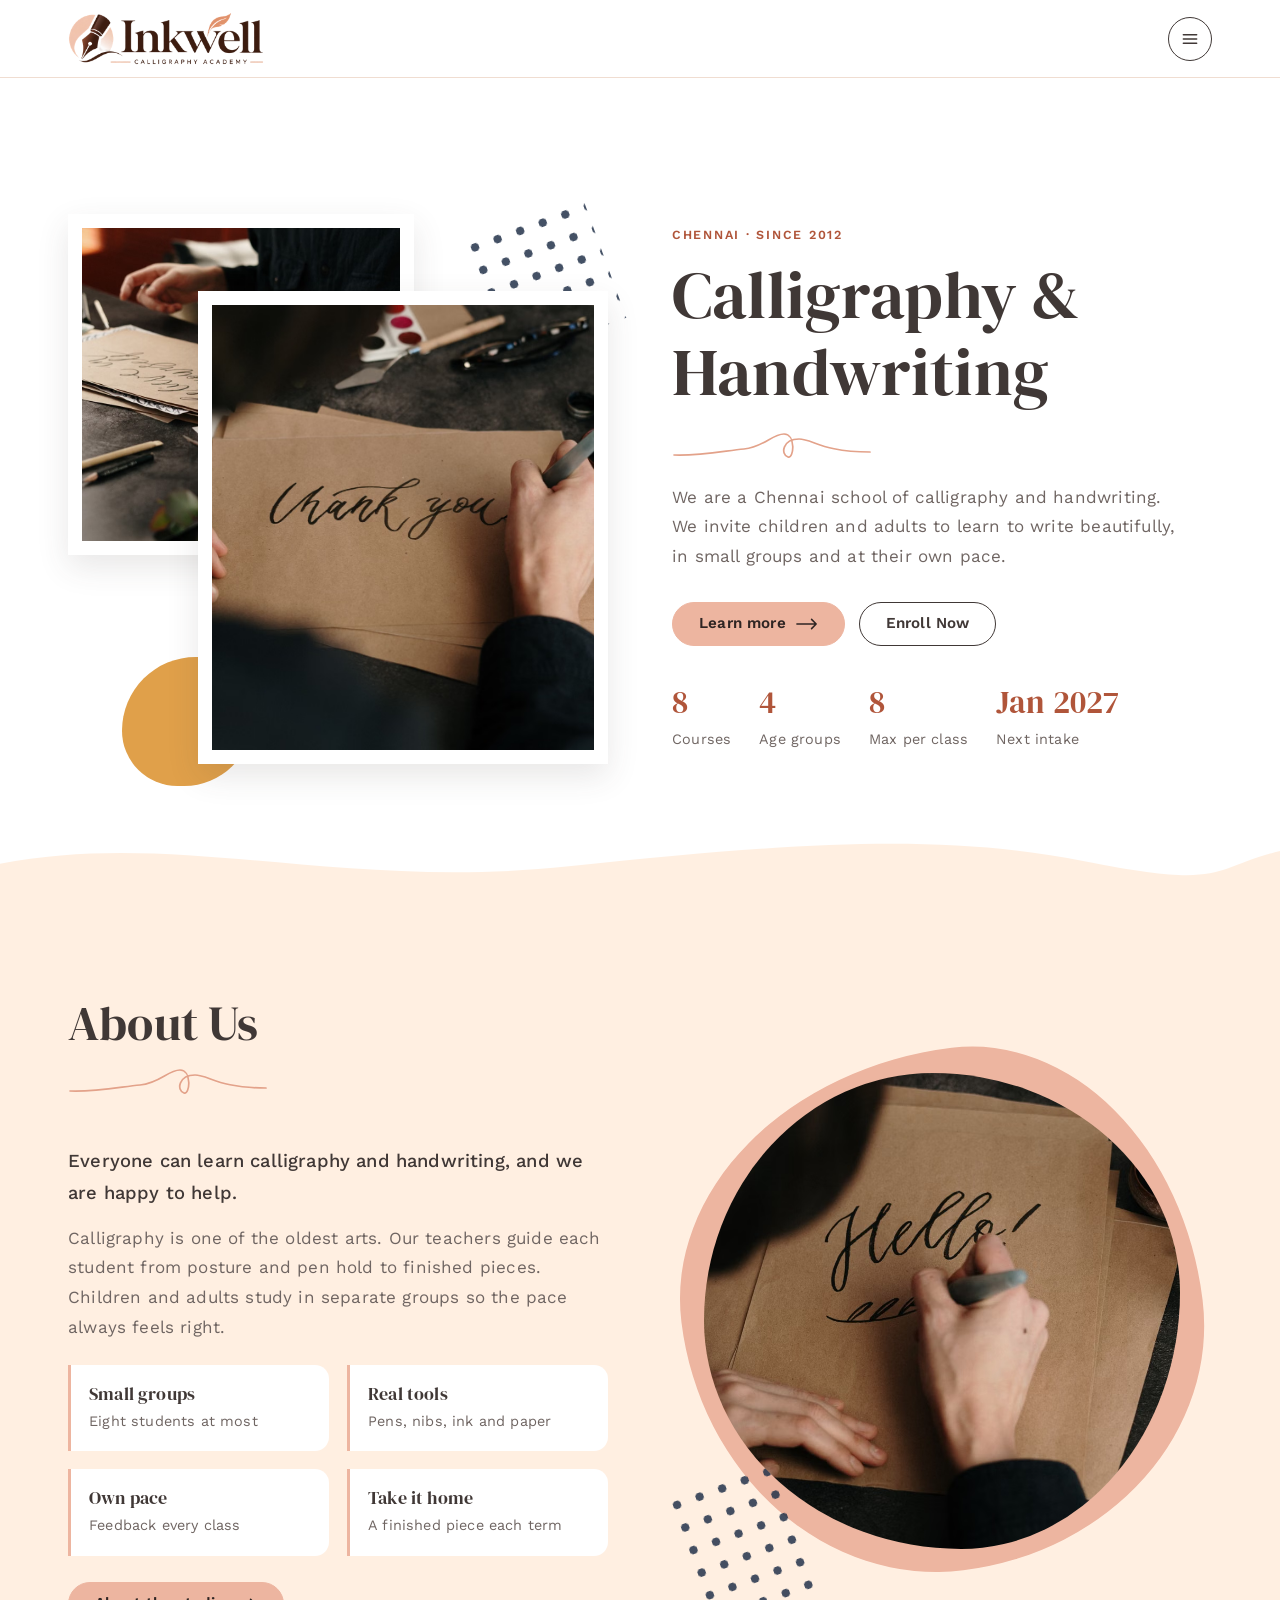
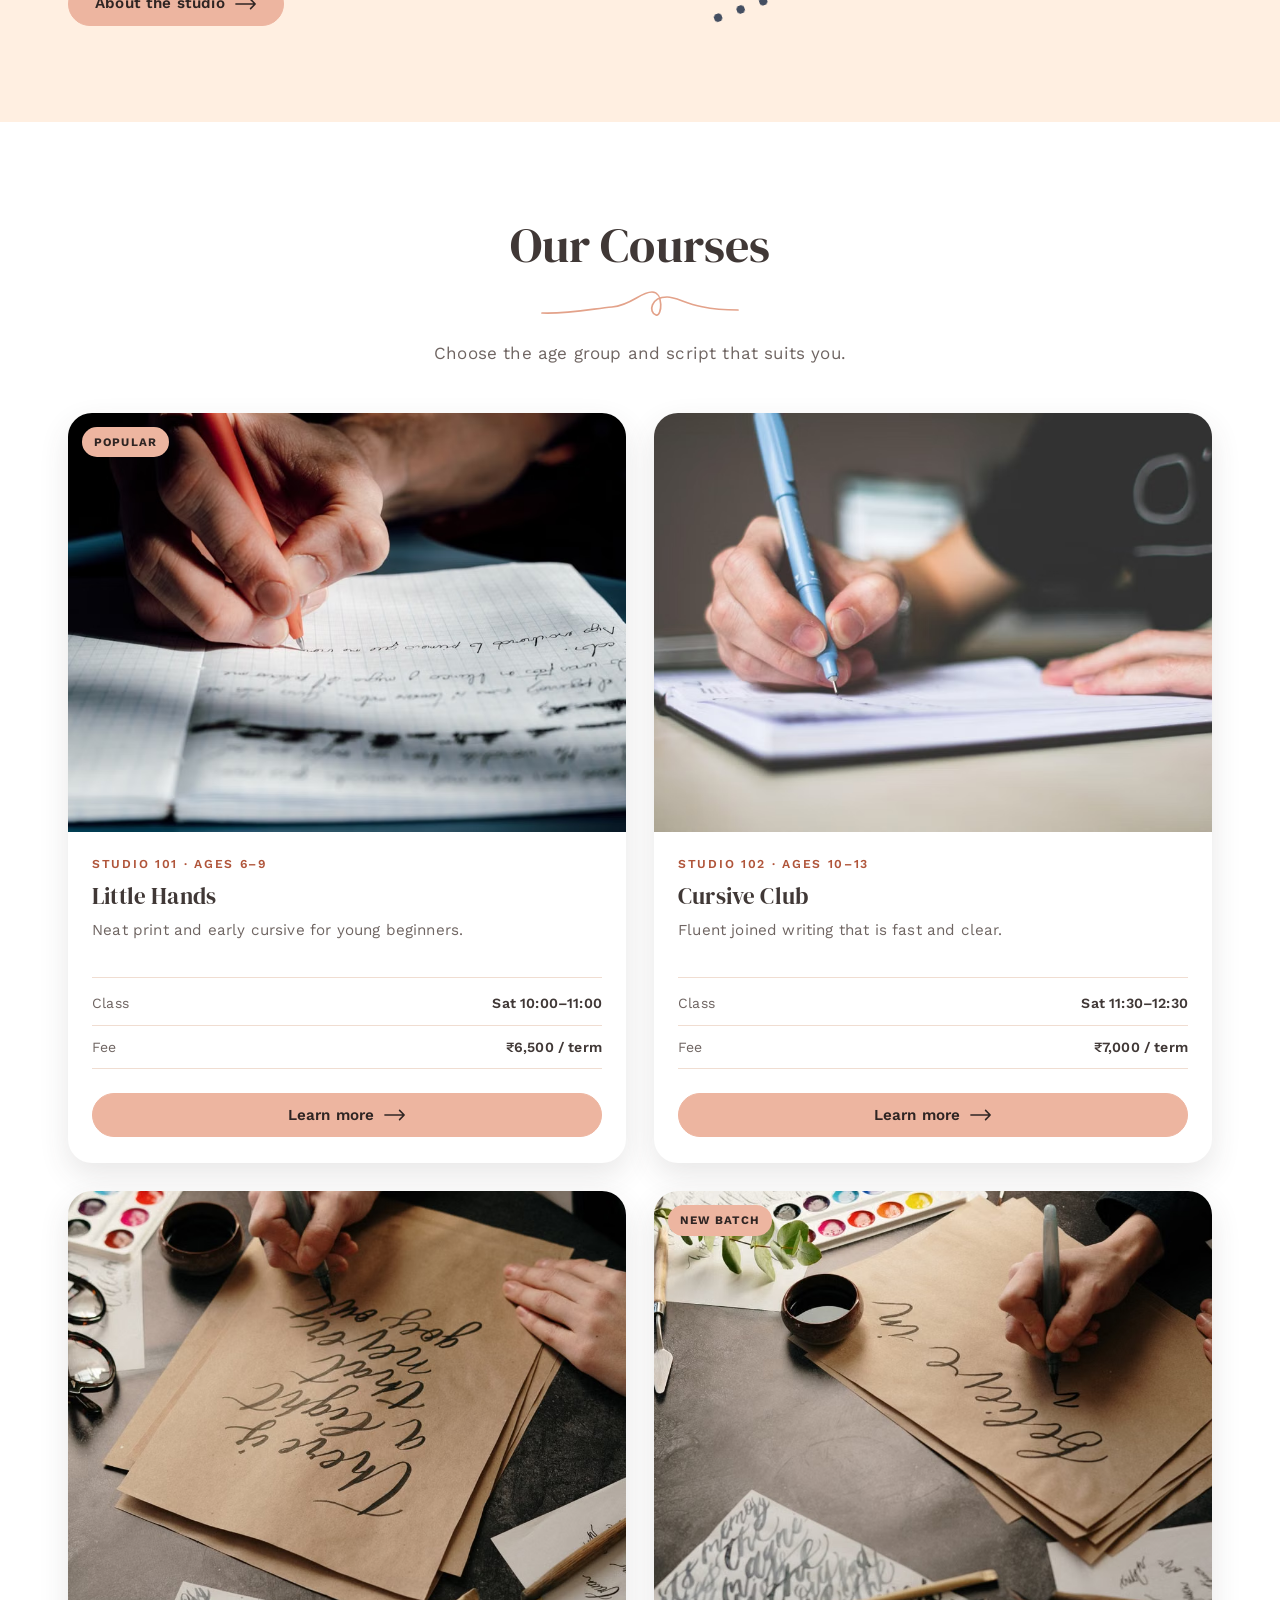
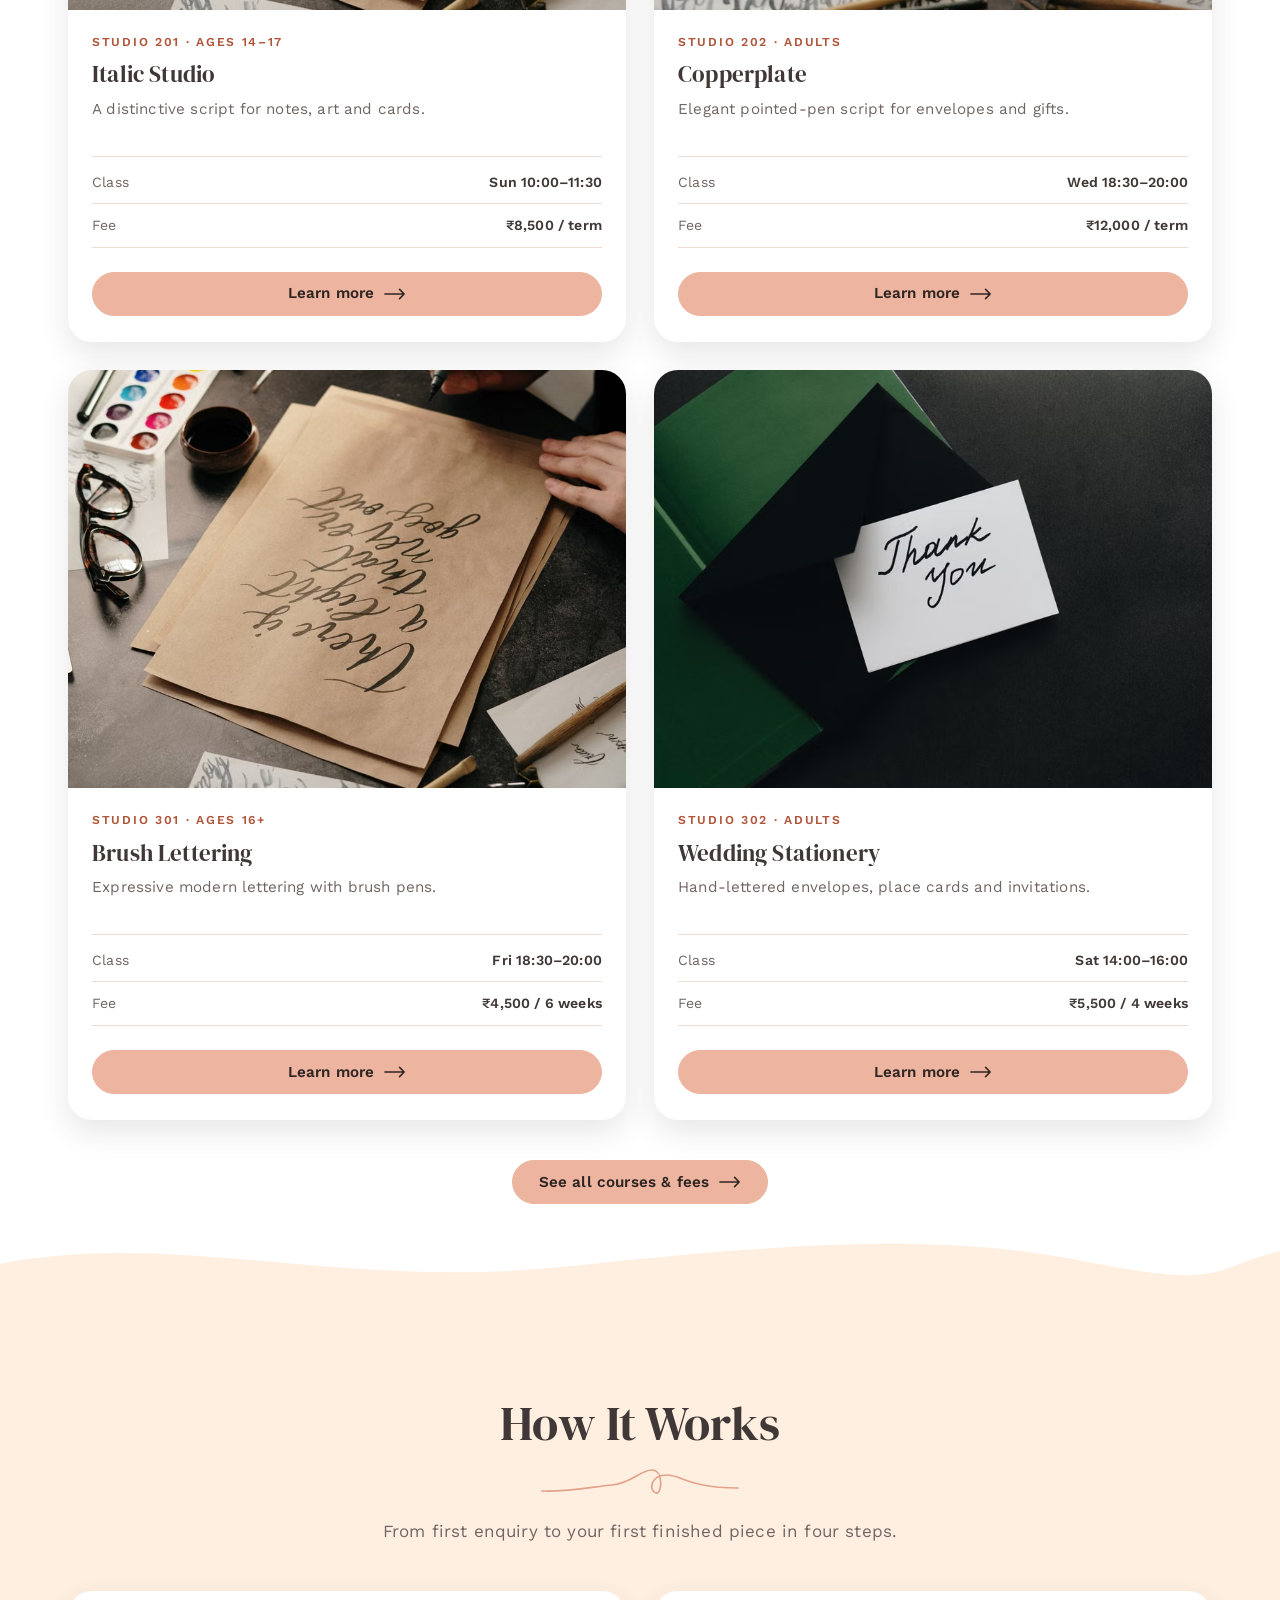
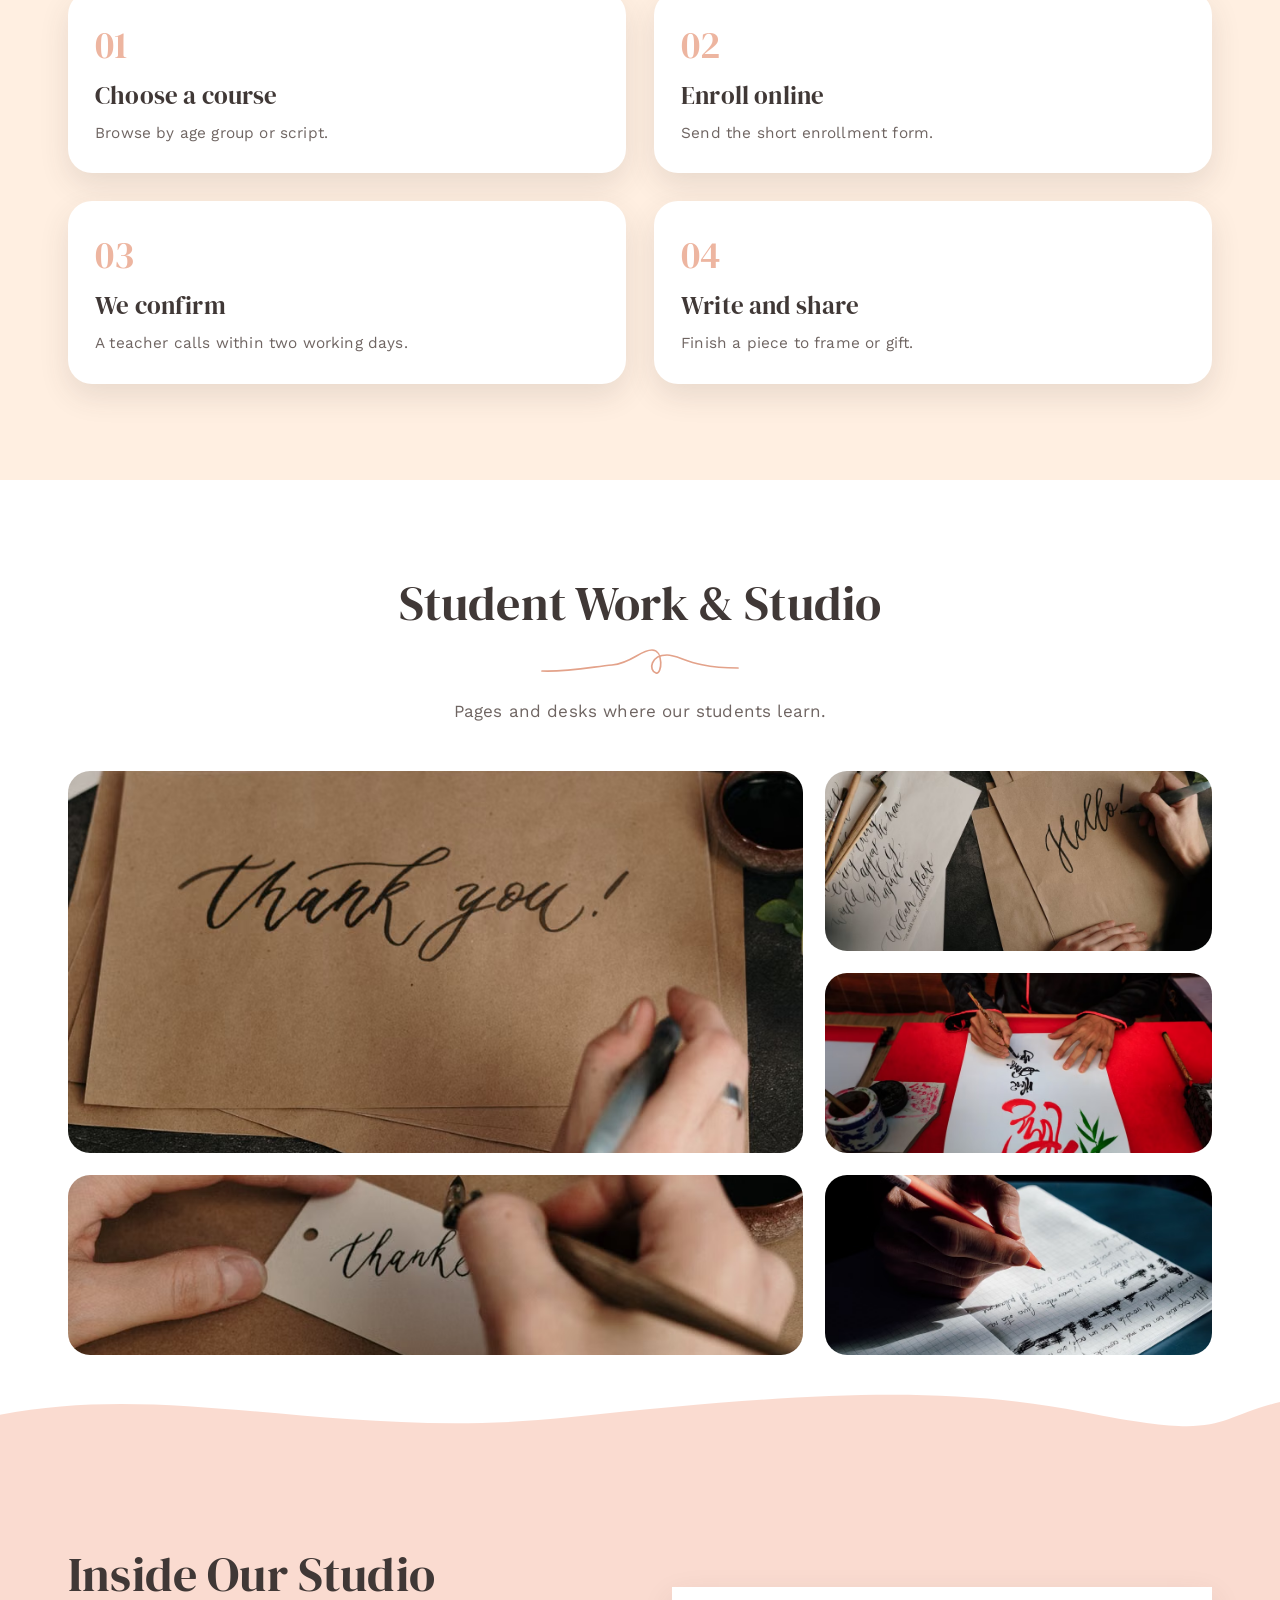
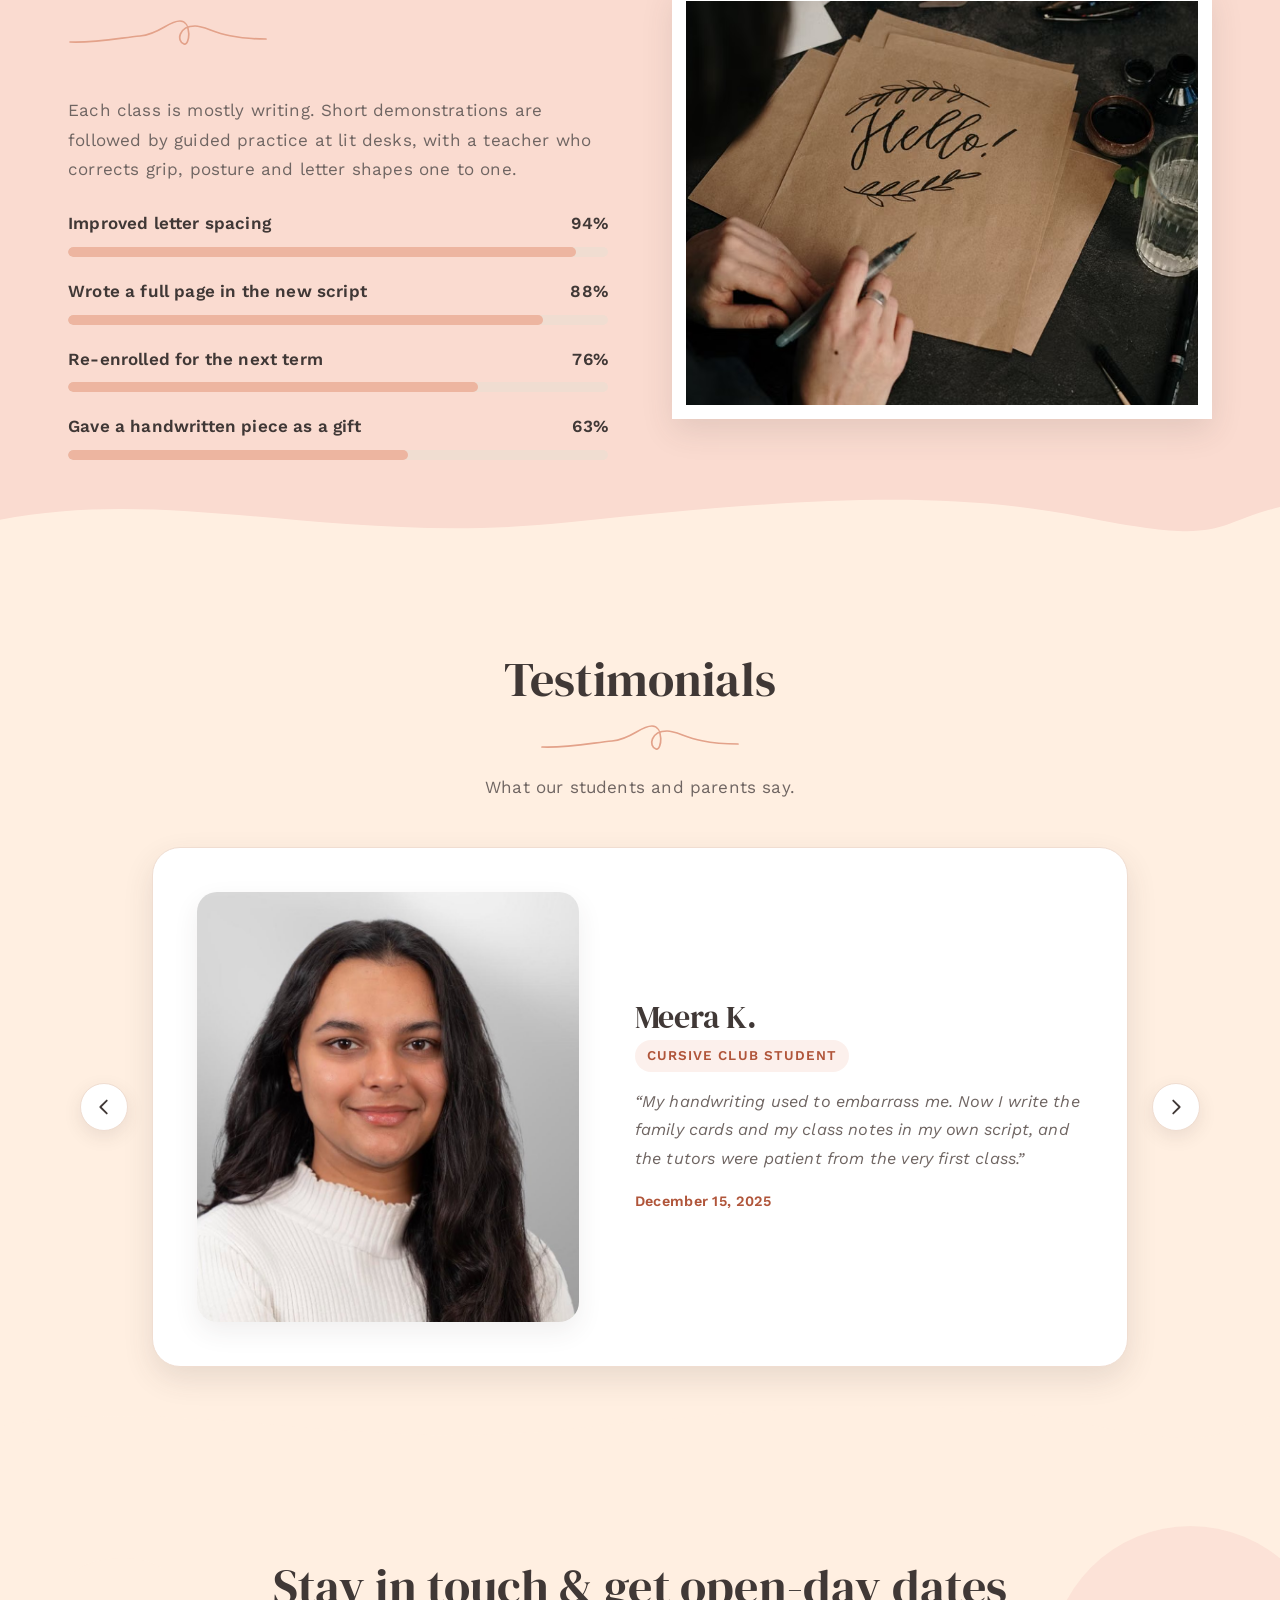
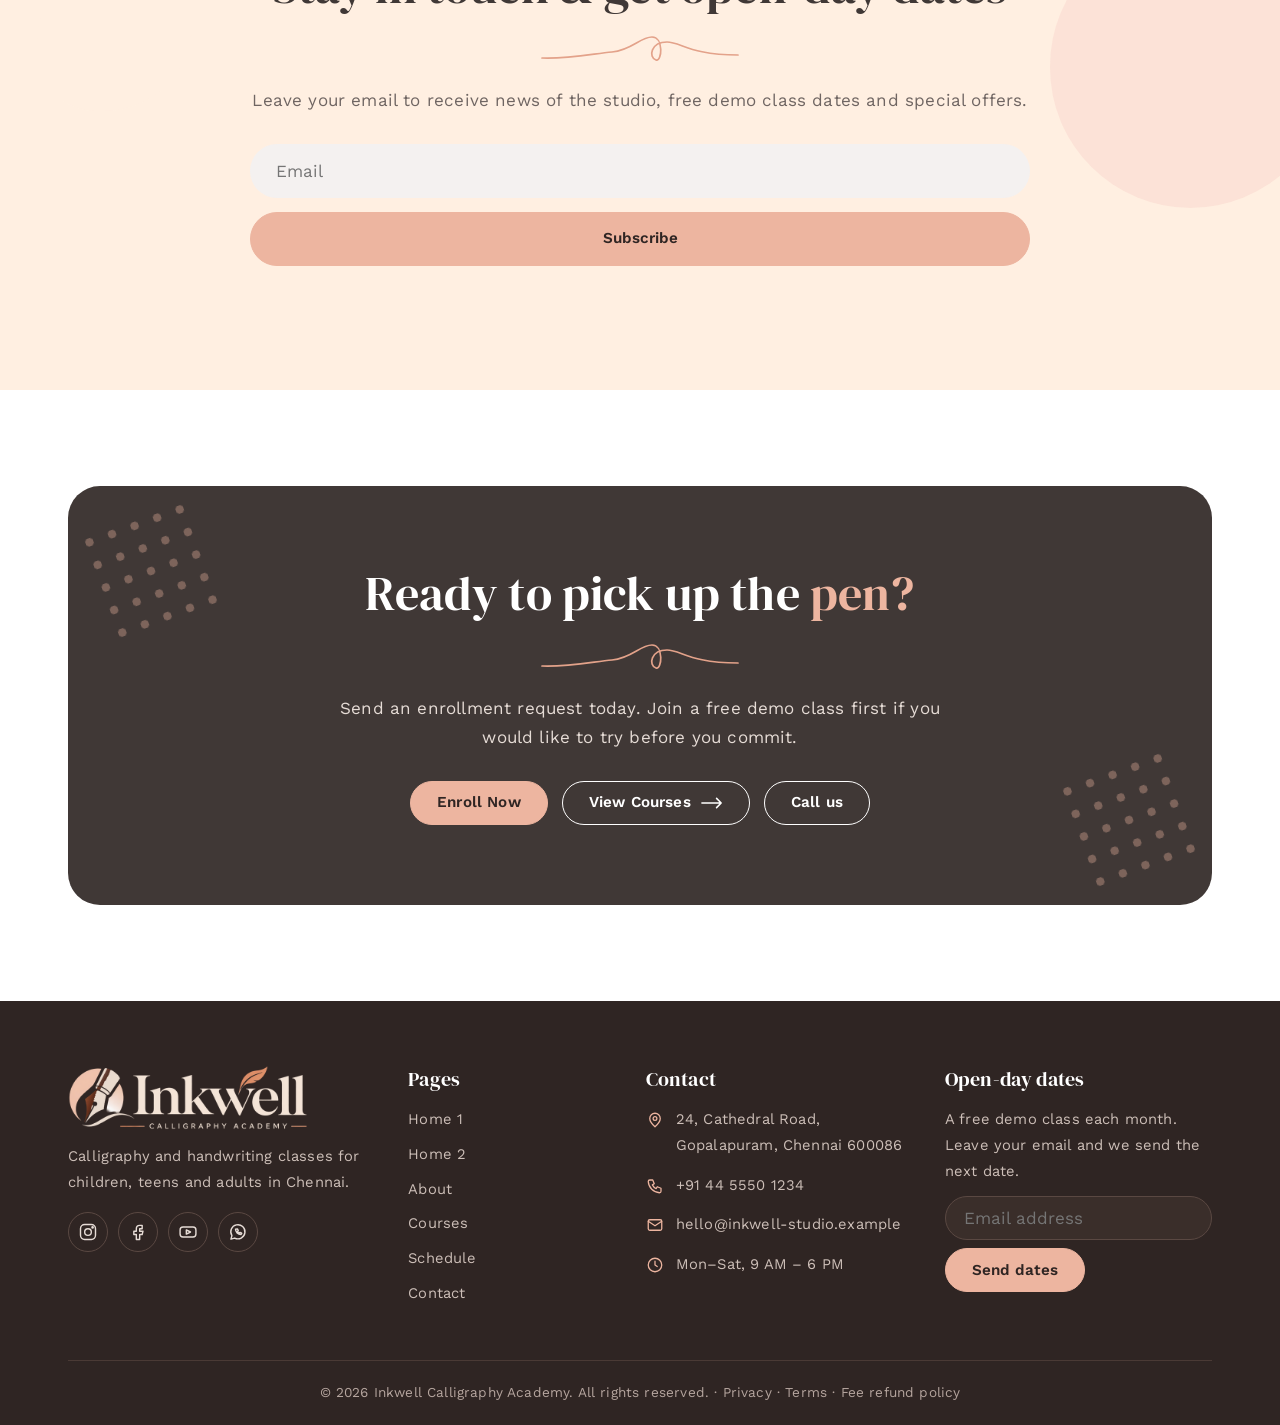
<file: index.html>
<!DOCTYPE html>
<html lang="en" dir="ltr">
<head>
<meta charset="utf-8"><meta name="viewport" content="width=device-width, initial-scale=1">
<title>Calligraphy &amp; Handwriting Classes — Inkwell Calligraphy Academy</title>
<meta name="description" content="Calligraphy and handwriting classes by age and style in Chennai.">
<link rel="icon" type="image/png" href="assets/images/favicon.png"><link rel="apple-touch-icon" href="assets/images/emblem.png">
<link rel="preconnect" href="https://fonts.googleapis.com"><link rel="preconnect" href="https://fonts.gstatic.com" crossorigin>
<link href="https://fonts.googleapis.com/css2?family=DM+Serif+Display&family=Work+Sans:wght@400;500;600&display=swap" rel="stylesheet">
<link rel="stylesheet" href="assets/css/style.css">
<script>try{var d=document.documentElement;d.dataset.theme=localStorage.getItem('theme')||'light';d.dir=localStorage.getItem('dir')||'ltr'}catch(e){}</script>
<script defer src="assets/js/main.js"></script>
</head>
<body data-page="home1">
<div id="loader" role="status" aria-live="polite"><div class="ld"><img class="ld-d" src="assets/images/logo.png" alt="Inkwell Calligraphy Academy"><img class="ld-l" src="assets/images/logo-light.png" alt=""><div class="ld-bar"><i></i></div><span class="sr">Loading…</span></div></div>
<noscript><style>#loader{display:none}</style></noscript>
<div id="site-nav"></div>
<main>
<section class="hero"><div class="wrap"><div class="hcol"><span class="dots"></span><span class="ob"></span><img src="assets/images/pexels-photo-3826658.jpg" alt="Calligraphy setup with ink, paper and eucalyptus leaves" class="a frame" style="object-position:center" loading="eager" decoding="async" onerror="this.onerror=null;this.src='assets/images/pexels-photo-3826646.jpg'"><img src="assets/images/pexels-photo-3826674.jpg" alt="Hand writing a thank-you card in calligraphy on brown paper" class="b frame" style="object-position:center" loading="eager" decoding="async" onerror="this.onerror=null;this.src='assets/images/pexels-photo-3826646.jpg'"></div><div><p class="eyebrow">Chennai · Since 2012</p><h1>Calligraphy &amp; Handwriting</h1><div class="swirl l"></div><p class="lead">We are a Chennai school of calligraphy and handwriting. We invite children and adults to learn to write beautifully, in small groups and at their own pace.</p><div class="btns"><a class="btn btn-p" href="courses.html">Learn more <svg class="arr" viewBox="0 0 24 12" aria-hidden="true"><path d="M1 6h21M17 1l5 5-5 5"/></svg></a><a class="btn" href="contact.html#enroll">Enroll Now</a></div><div class="stats"><div><b>8</b><span>Courses</span></div><div><b>4</b><span>Age groups</span></div><div><b>8</b><span>Max per class</span></div><div><b>Jan 2027</b><span>Next intake</span></div></div></div></div></section>
<section class="sec alt wv"><div class="wrap"><div class="split"><div><div class="head l"><h2>About Us</h2></div><p style="font-size:1.15rem;color:var(--ink);font-weight:500">Everyone can learn calligraphy and handwriting, and we are happy to help.</p><p>Calligraphy is one of the oldest arts. Our teachers guide each student from posture and pen hold to finished pieces. Children and adults study in separate groups so the pace always feels right.</p><div class="feat"><div><b>Small groups</b><span>Eight students at most</span></div><div><b>Real tools</b><span>Pens, nibs, ink and paper</span></div><div><b>Own pace</b><span>Feedback every class</span></div><div><b>Take it home</b><span>A finished piece each term</span></div></div><div class="btns" style="margin-top:26px"><a class="btn btn-p" href="about.html">About the studio <svg class="arr" viewBox="0 0 24 12" aria-hidden="true"><path d="M1 6h21M17 1l5 5-5 5"/></svg></a></div></div><div class="blobimg"><span class="dots"></span><img src="assets/images/pexels-photo-3826664.jpg" alt="Hello handwritten in calligraphy on brown paper" class="" style="object-position:center" loading="lazy" decoding="async" onerror="this.onerror=null;this.src='assets/images/pexels-photo-3826646.jpg'"></div></div></div></section>
<section class="sec  wv"><div class="wrap"><div class="head"><h2>Our Courses</h2><p>Choose the age group and script that suits you.</p></div><div class="grid "><article class="lvl"><div class="ph"><img src="assets/images/pexels-photo-37822452.jpg" alt="Handwriting practice close-up in a notebook" class="" style="object-position:center" loading="lazy" decoding="async" onerror="this.onerror=null;this.src='assets/images/pexels-photo-3826646.jpg'"><span class=badge>Popular</span></div><div class="lb"><span class="room">Studio 101 · Ages 6–9</span><h3>Little Hands</h3><p>Neat print and early cursive for young beginners.</p><div class="facts"><div><span>Class</span><b>Sat 10:00–11:00</b></div><div><span>Fee</span><b>₹6,500 / term</b></div></div><a class="btn btn-p" href="contact.html#enroll">Learn more <svg class="arr" viewBox="0 0 24 12" aria-hidden="true"><path d="M1 6h21M17 1l5 5-5 5"/></svg></a></div></article><article class="lvl"><div class="ph"><img src="assets/images/pexels-photo-210661.jpg" alt="Hand writing in a notebook with a blue pen" class="" style="object-position:center" loading="lazy" decoding="async" onerror="this.onerror=null;this.src='assets/images/pexels-photo-3826646.jpg'"></div><div class="lb"><span class="room">Studio 102 · Ages 10–13</span><h3>Cursive Club</h3><p>Fluent joined writing that is fast and clear.</p><div class="facts"><div><span>Class</span><b>Sat 11:30–12:30</b></div><div><span>Fee</span><b>₹7,000 / term</b></div></div><a class="btn btn-p" href="contact.html#enroll">Learn more <svg class="arr" viewBox="0 0 24 12" aria-hidden="true"><path d="M1 6h21M17 1l5 5-5 5"/></svg></a></div></article><article class="lvl"><div class="ph"><img src="assets/images/pexels-photo-3826650.jpg" alt="Calligraphy practice on brown kraft paper with calligraphy tools" class="" style="object-position:center" loading="lazy" decoding="async" onerror="this.onerror=null;this.src='assets/images/pexels-photo-3826646.jpg'"></div><div class="lb"><span class="room">Studio 201 · Ages 14–17</span><h3>Italic Studio</h3><p>A distinctive script for notes, art and cards.</p><div class="facts"><div><span>Class</span><b>Sun 10:00–11:30</b></div><div><span>Fee</span><b>₹8,500 / term</b></div></div><a class="btn btn-p" href="contact.html#enroll">Learn more <svg class="arr" viewBox="0 0 24 12" aria-hidden="true"><path d="M1 6h21M17 1l5 5-5 5"/></svg></a></div></article><article class="lvl"><div class="ph"><img src="assets/images/pexels-photo-3826646.jpg" alt="Hand practicing calligraphy at an artistic workspace" class="" style="object-position:center" loading="lazy" decoding="async" onerror="this.onerror=null;this.src='assets/images/pexels-photo-3826646.jpg'"><span class=badge>New batch</span></div><div class="lb"><span class="room">Studio 202 · Adults</span><h3>Copperplate</h3><p>Elegant pointed-pen script for envelopes and gifts.</p><div class="facts"><div><span>Class</span><b>Wed 18:30–20:00</b></div><div><span>Fee</span><b>₹12,000 / term</b></div></div><a class="btn btn-p" href="contact.html#enroll">Learn more <svg class="arr" viewBox="0 0 24 12" aria-hidden="true"><path d="M1 6h21M17 1l5 5-5 5"/></svg></a></div></article><article class="lvl"><div class="ph"><img src="assets/images/pexels-photo-3826653.jpg" alt="Calligraphy with ink and watercolor tools on a desk" class="" style="object-position:center" loading="lazy" decoding="async" onerror="this.onerror=null;this.src='assets/images/pexels-photo-3826646.jpg'"></div><div class="lb"><span class="room">Studio 301 · Ages 16+</span><h3>Brush Lettering</h3><p>Expressive modern lettering with brush pens.</p><div class="facts"><div><span>Class</span><b>Fri 18:30–20:00</b></div><div><span>Fee</span><b>₹4,500 / 6 weeks</b></div></div><a class="btn btn-p" href="contact.html#enroll">Learn more <svg class="arr" viewBox="0 0 24 12" aria-hidden="true"><path d="M1 6h21M17 1l5 5-5 5"/></svg></a></div></article><article class="lvl"><div class="ph"><img src="assets/images/pexels-photo-7430717.jpg" alt="Thank-you card resting on top of an envelope" class="" style="object-position:center" loading="lazy" decoding="async" onerror="this.onerror=null;this.src='assets/images/pexels-photo-3826646.jpg'"></div><div class="lb"><span class="room">Studio 302 · Adults</span><h3>Wedding Stationery</h3><p>Hand-lettered envelopes, place cards and invitations.</p><div class="facts"><div><span>Class</span><b>Sat 14:00–16:00</b></div><div><span>Fee</span><b>₹5,500 / 4 weeks</b></div></div><a class="btn btn-p" href="contact.html#enroll">Learn more <svg class="arr" viewBox="0 0 24 12" aria-hidden="true"><path d="M1 6h21M17 1l5 5-5 5"/></svg></a></div></article></div><div class="btns" style="justify-content:center;margin-top:40px"><a class="btn btn-p" href="courses.html">See all courses &amp; fees <svg class="arr" viewBox="0 0 24 12" aria-hidden="true"><path d="M1 6h21M17 1l5 5-5 5"/></svg></a></div></div></section>
<section class="sec alt wv"><div class="wrap"><div class="head"><h2>How It Works</h2><p>From first enquiry to your first finished piece in four steps.</p></div><div class="grid g4"><div class="card step"><b>01</b><h3>Choose a course</h3><p>Browse by age group or script.</p></div><div class="card step"><b>02</b><h3>Enroll online</h3><p>Send the short enrollment form.</p></div><div class="card step"><b>03</b><h3>We confirm</h3><p>A teacher calls within two working days.</p></div><div class="card step"><b>04</b><h3>Write and share</h3><p>Finish a piece to frame or gift.</p></div></div></div></section>
<section class="sec  wv"><div class="wrap"><div class="head"><h2>Student Work &amp; Studio</h2><p>Pages and desks where our students learn.</p></div><div class="mos"><img src="assets/images/pexels-photo-3826672.jpg" alt="Thank you handwritten in calligraphy on craft paper" class="a" style="object-position:center" loading="lazy" decoding="async" onerror="this.onerror=null;this.src='assets/images/pexels-photo-3826646.jpg'"><img src="assets/images/pexels-photo-3826667.jpg" alt="Hello written in ink on parchment paper" class="b" style="object-position:center" loading="lazy" decoding="async" onerror="this.onerror=null;this.src='assets/images/pexels-photo-3826646.jpg'"><img src="assets/images/pexels-photo-2147872.jpg" alt="Artist creating traditional calligraphy on a sheet with intricate designs" class="c" style="object-position:center" loading="lazy" decoding="async" onerror="this.onerror=null;this.src='assets/images/pexels-photo-3826646.jpg'"><img src="assets/images/pexels-photo-3826675.jpg" alt="Writing thank you on a tag with a fountain pen beside eucalyptus" class="d" style="object-position:center" loading="lazy" decoding="async" onerror="this.onerror=null;this.src='assets/images/pexels-photo-3826646.jpg'"><img src="assets/images/pexels-photo-37822449.jpg" alt="Hand writing with a red pen on a grid notebook" class="e" style="object-position:center" loading="lazy" decoding="async" onerror="this.onerror=null;this.src='assets/images/pexels-photo-3826646.jpg'"></div></div></section>
<section class="sec pch wv"><div class="wrap"><div class="split"><div><div class="head l"><h2>Inside Our Studio</h2></div><p>Each class is mostly writing. Short demonstrations are followed by guided practice at lit desks, with a teacher who corrects grip, posture and letter shapes one to one.</p><div style="margin-top:24px"><div class="bars"><div><p><span>Improved letter spacing</span><span>94%</span></p><div class="bar"><i style="width:94%"></i></div></div><div><p><span>Wrote a full page in the new script</span><span>88%</span></p><div class="bar"><i style="width:88%"></i></div></div><div><p><span>Re-enrolled for the next term</span><span>76%</span></p><div class="bar"><i style="width:76%"></i></div></div><div><p><span>Gave a handwritten piece as a gift</span><span>63%</span></p><div class="bar"><i style="width:63%"></i></div></div></div></div></div><img src="assets/images/pexels-photo-3826666.jpg" alt="Hello written in calligraphy on kraft paper with ink and pen" class="" style="object-position:center" loading="lazy" decoding="async" onerror="this.onerror=null;this.src='assets/images/pexels-photo-3826646.jpg'"></div></div></section>
<section class="sec alt wv"><div class="wrap"><div class="head"><h2>Testimonials</h2><p>What our students and parents say.</p></div><div class="tcar"><button class="tnav tprev" aria-label="Previous testimonial"><svg viewBox="0 0 24 24" aria-hidden="true"><path d="M15 5l-7 7 7 7"/></svg></button><div class="ts on"><img src="assets/images/testimonial-meera.jpg" alt="Portrait of Meera K., Cursive Club student" class="" style="object-position:center" loading="lazy" decoding="async" onerror="this.onerror=null;this.src='assets/images/pexels-photo-3826646.jpg'"><blockquote><h3>Meera K.</h3><p class="note">Cursive Club student</p><p>“My handwriting used to embarrass me. Now I write the family cards and my class notes in my own script, and the tutors were patient from the very first class.”</p><time>December 15, 2025</time></blockquote></div><div class="ts"><img src="assets/images/testimonial-arjun.jpg" alt="Portrait of Arjun R., Copperplate student" class="" style="object-position:center" loading="lazy" decoding="async" onerror="this.onerror=null;this.src='assets/images/pexels-photo-3826646.jpg'"><blockquote><h3>Arjun R.</h3><p class="note">Copperplate student</p><p>“I started Copperplate to unwind after work. It became the calmest evening of my week, and I now address every wedding envelope in our family.”</p><time>November 2, 2025</time></blockquote></div><div class="ts"><img src="assets/images/testimonial-priya.jpg" alt="Portrait of Priya S., Little Hands parent" class="" style="object-position:center" loading="lazy" decoding="async" onerror="this.onerror=null;this.src='assets/images/pexels-photo-3826646.jpg'"><blockquote><h3>Priya S.</h3><p class="note">Parent, Little Hands</p><p>“My son asks to practise on Sundays. His teachers noticed the change in his notebooks within a month, and his confidence has grown too.”</p><time>October 20, 2025</time></blockquote></div><button class="tnav tnext" aria-label="Next testimonial"><svg viewBox="0 0 24 24" aria-hidden="true"><path d="M9 5l7 7-7 7"/></svg></button></div></div></section>
<section class="sec alt wv"><span class="blob-l"></span><span class="blob-r"></span><div class="wrap"><div class="nl"><h2>Stay in touch &amp; get open-day dates</h2><div class="swirl"></div><p>Leave your email to receive news of the studio, free demo class dates and special offers.</p><form class="nlf" id="nlf" novalidate><input id="nl-e" type="email" placeholder="Email" aria-label="Email"><button class="btn btn-p" type="submit">Subscribe</button></form><div class="nl-m" id="nl-m" role="status"></div></div></div></section>
<section class="sec  wv"><div class="wrap"><div class="cta"><span class="dots"></span><span class="dots r"></span><h2>Ready to pick up the <em>pen?</em></h2><div class="swirl"></div><p>Send an enrollment request today. Join a free demo class first if you would like to try before you commit.</p><div class="btns"><a class="btn btn-p" href="contact.html#enroll">Enroll Now</a><a class="btn" href="courses.html">View Courses <svg class="arr" viewBox="0 0 24 12" aria-hidden="true"><path d="M1 6h21M17 1l5 5-5 5"/></svg></a><a class="btn" href="tel:+914455501234">Call us</a></div></div></div></section>
</main>
<div id="site-footer"></div>
</body></html>
</file>
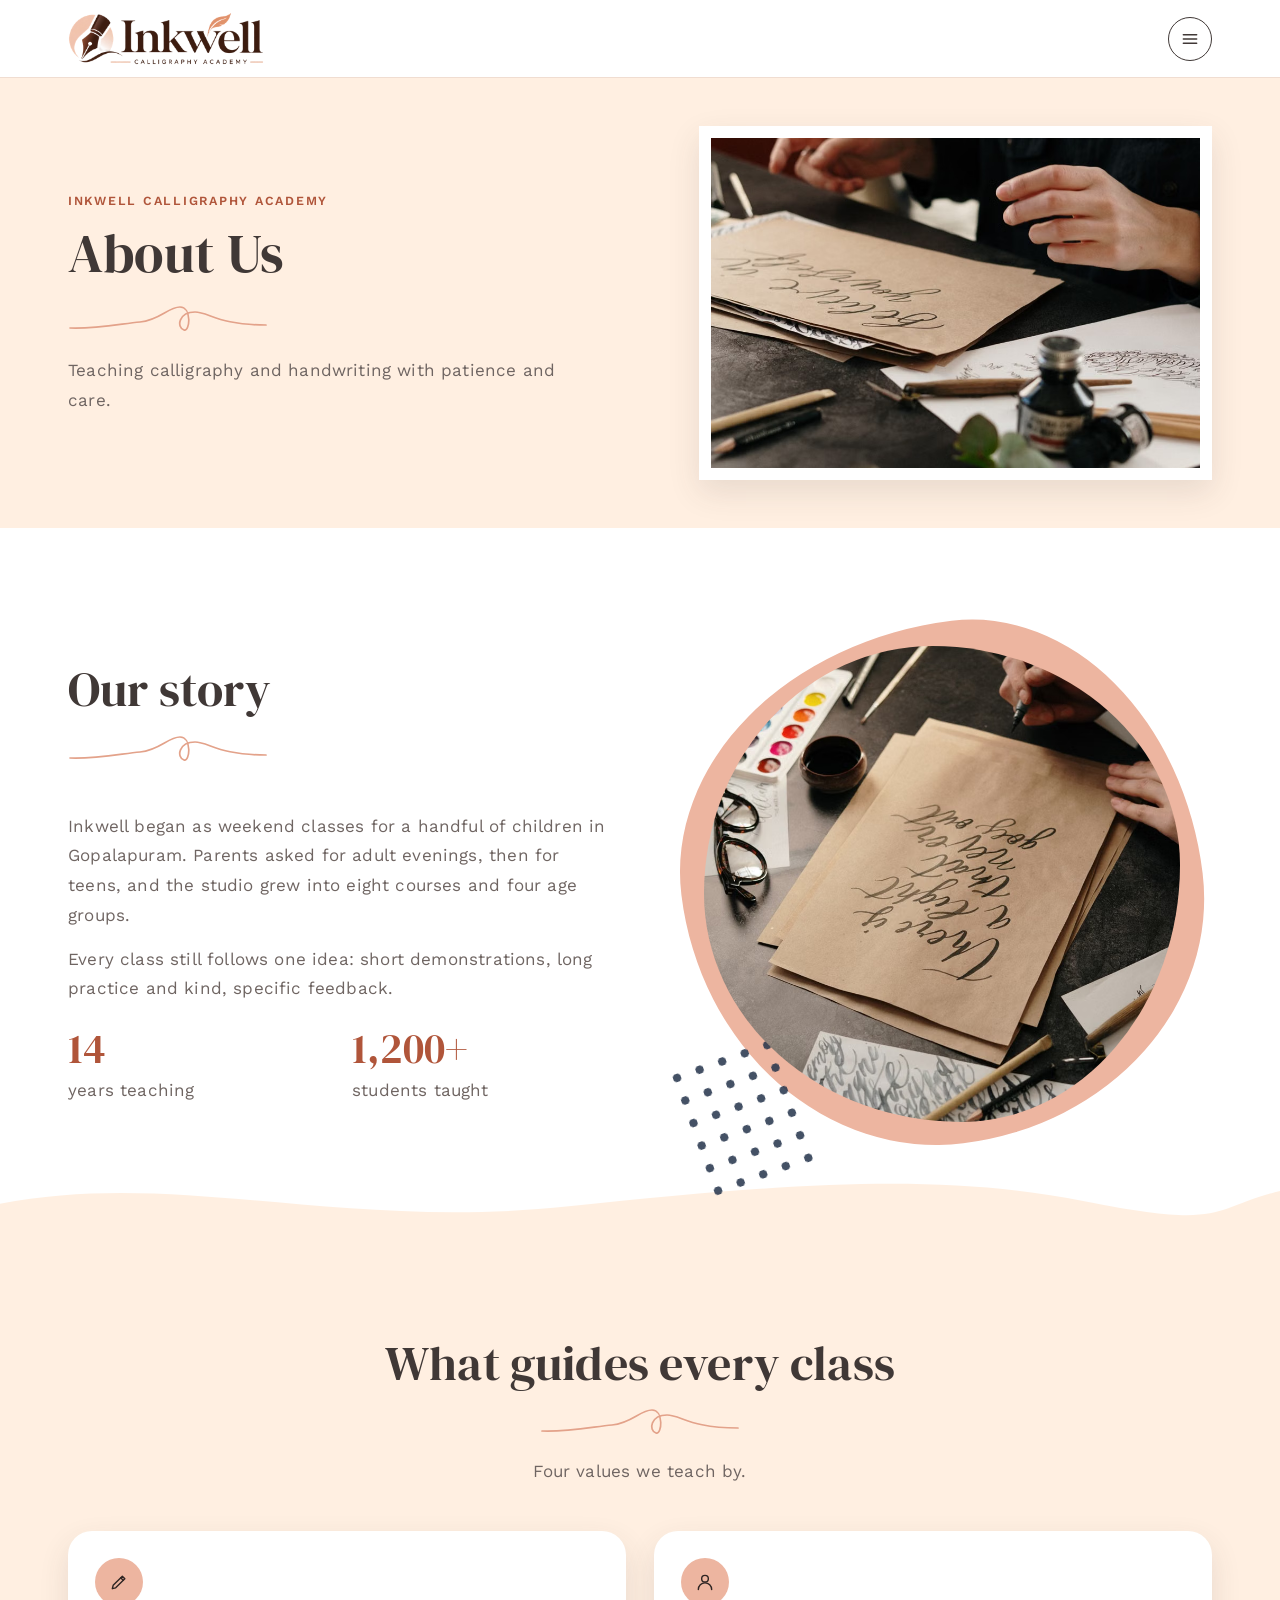
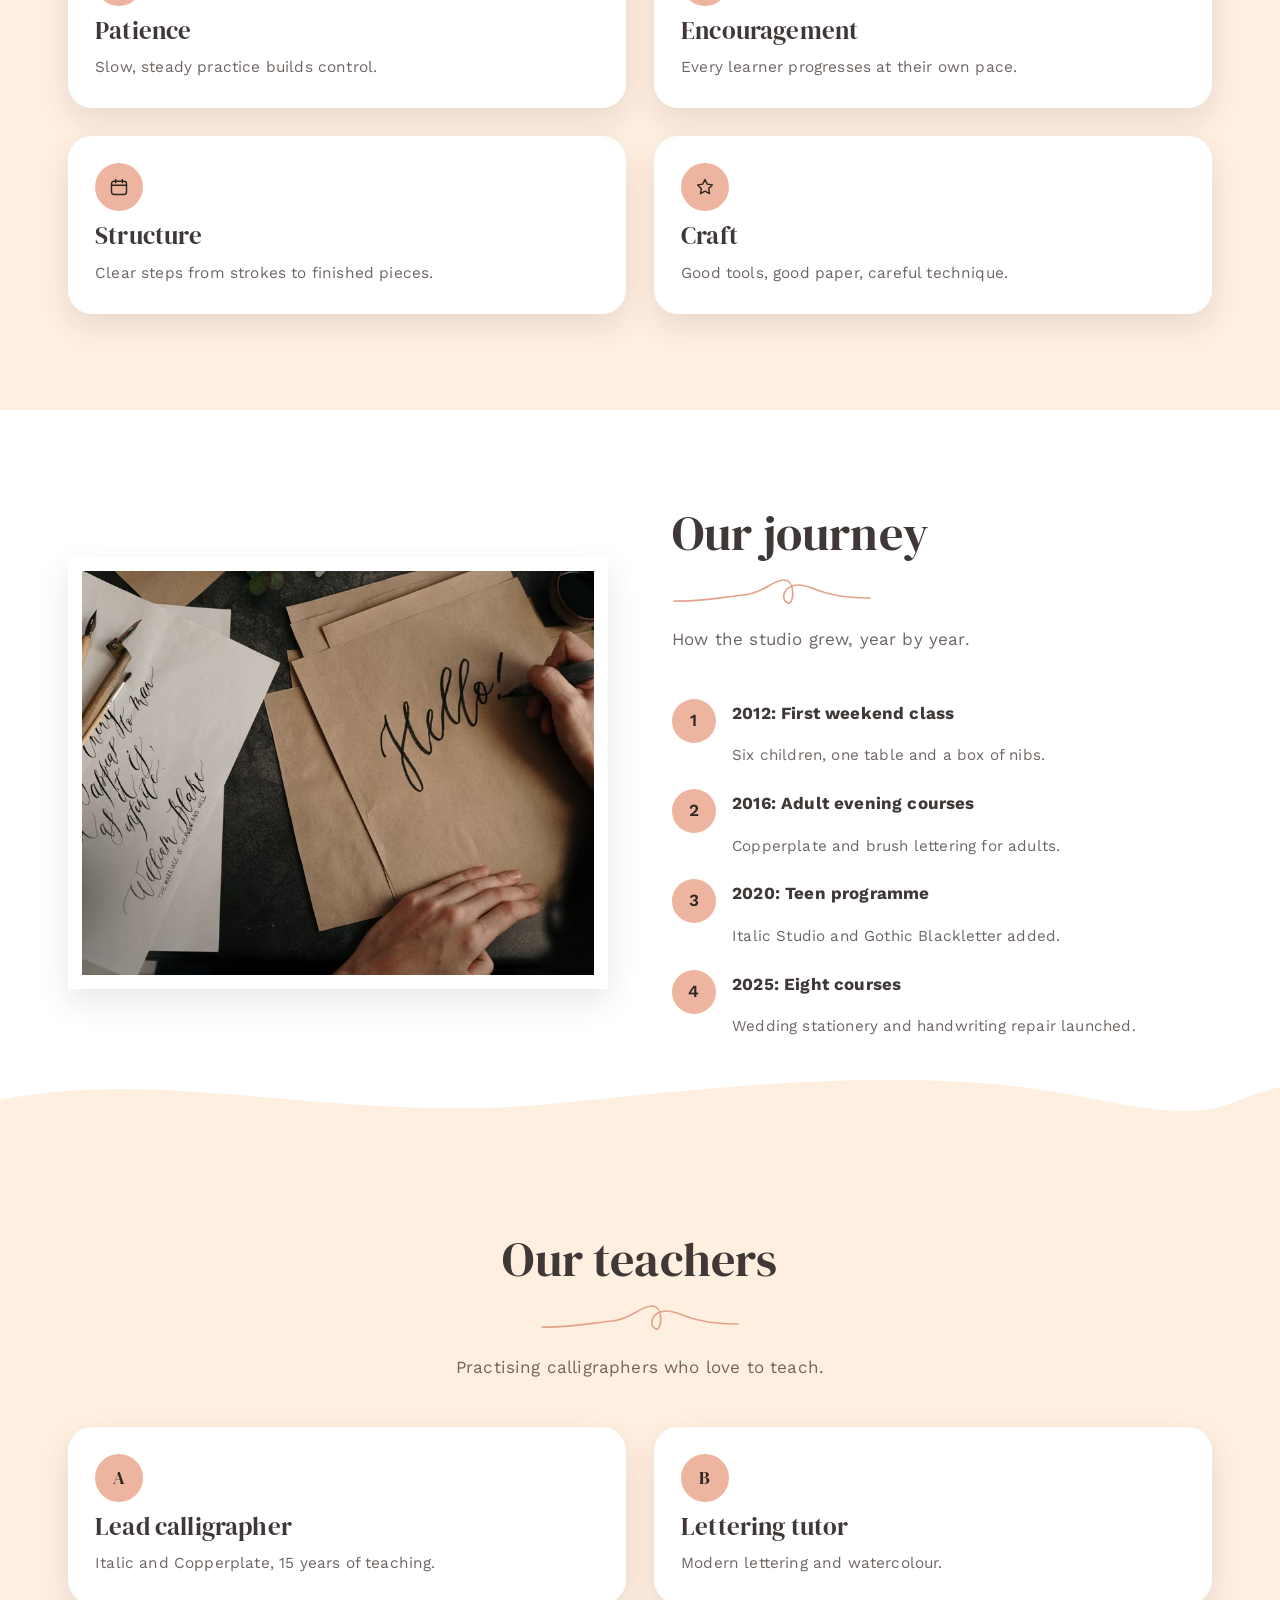
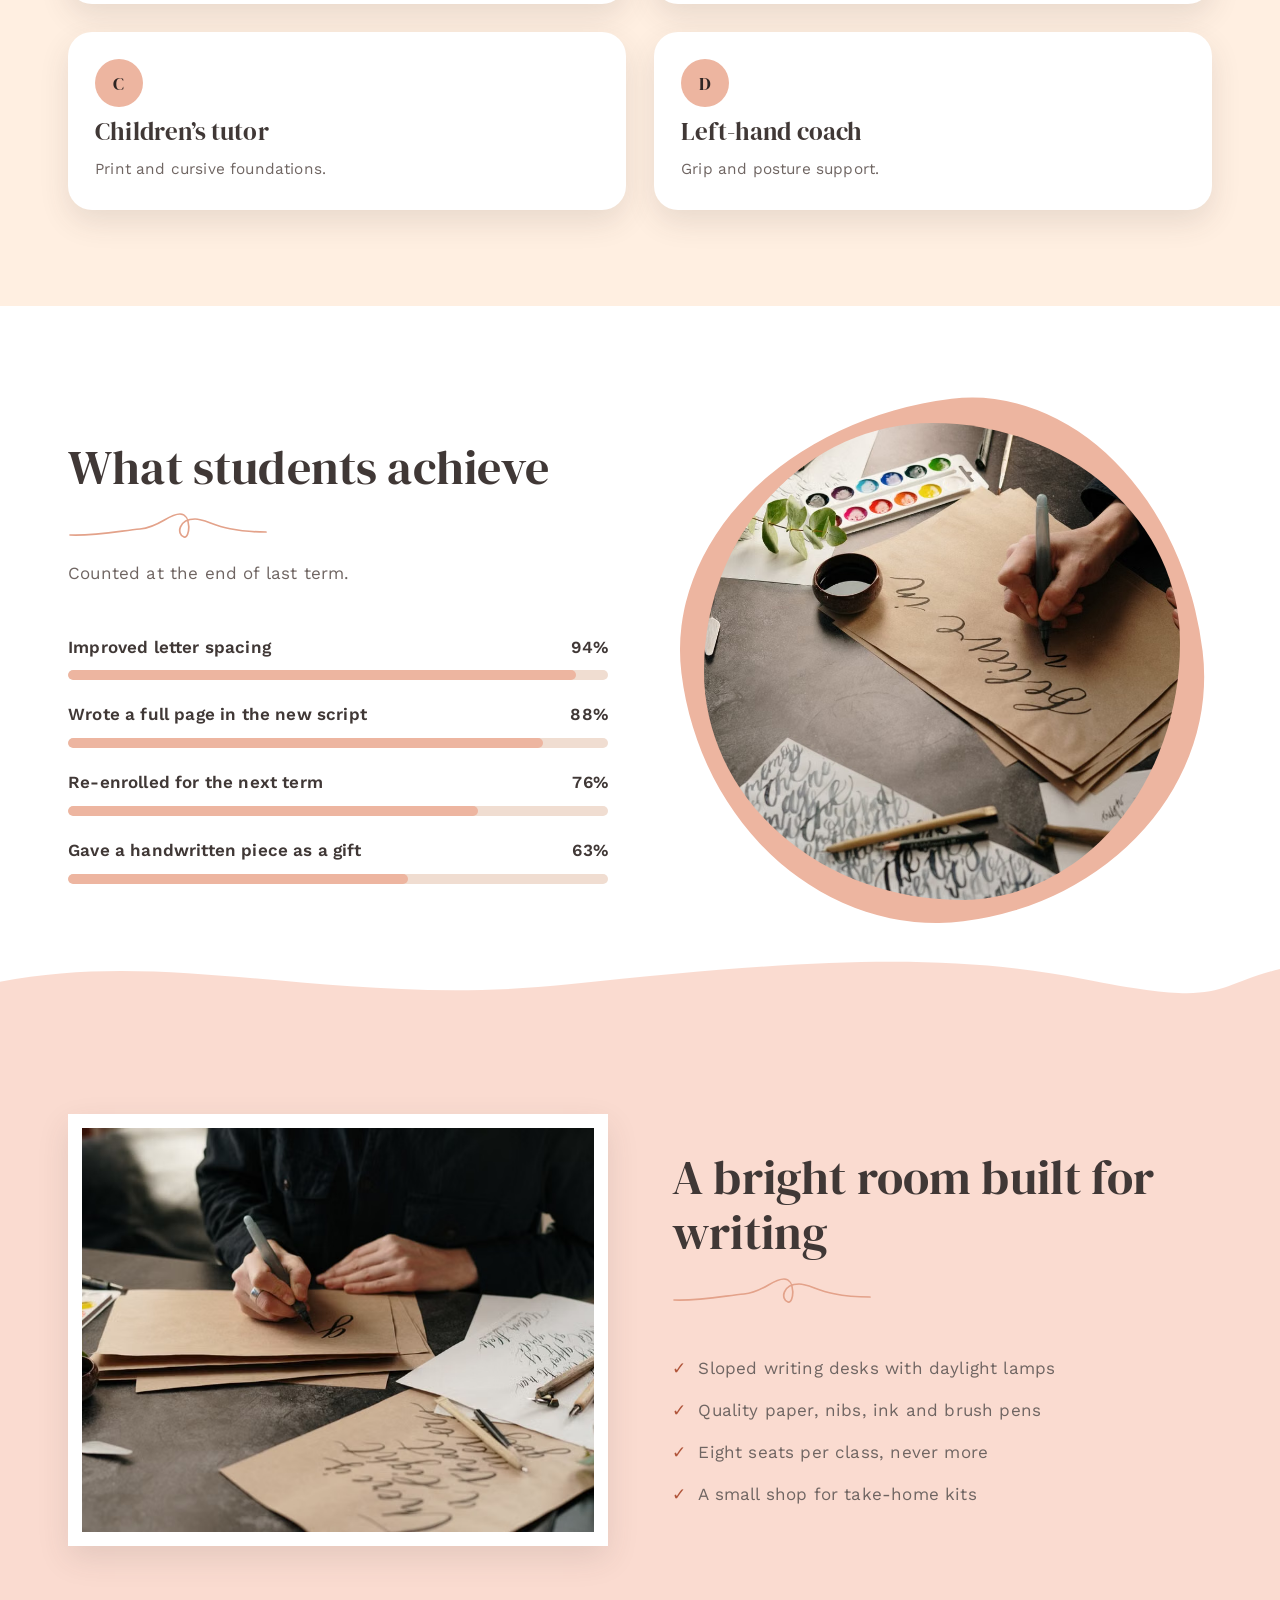
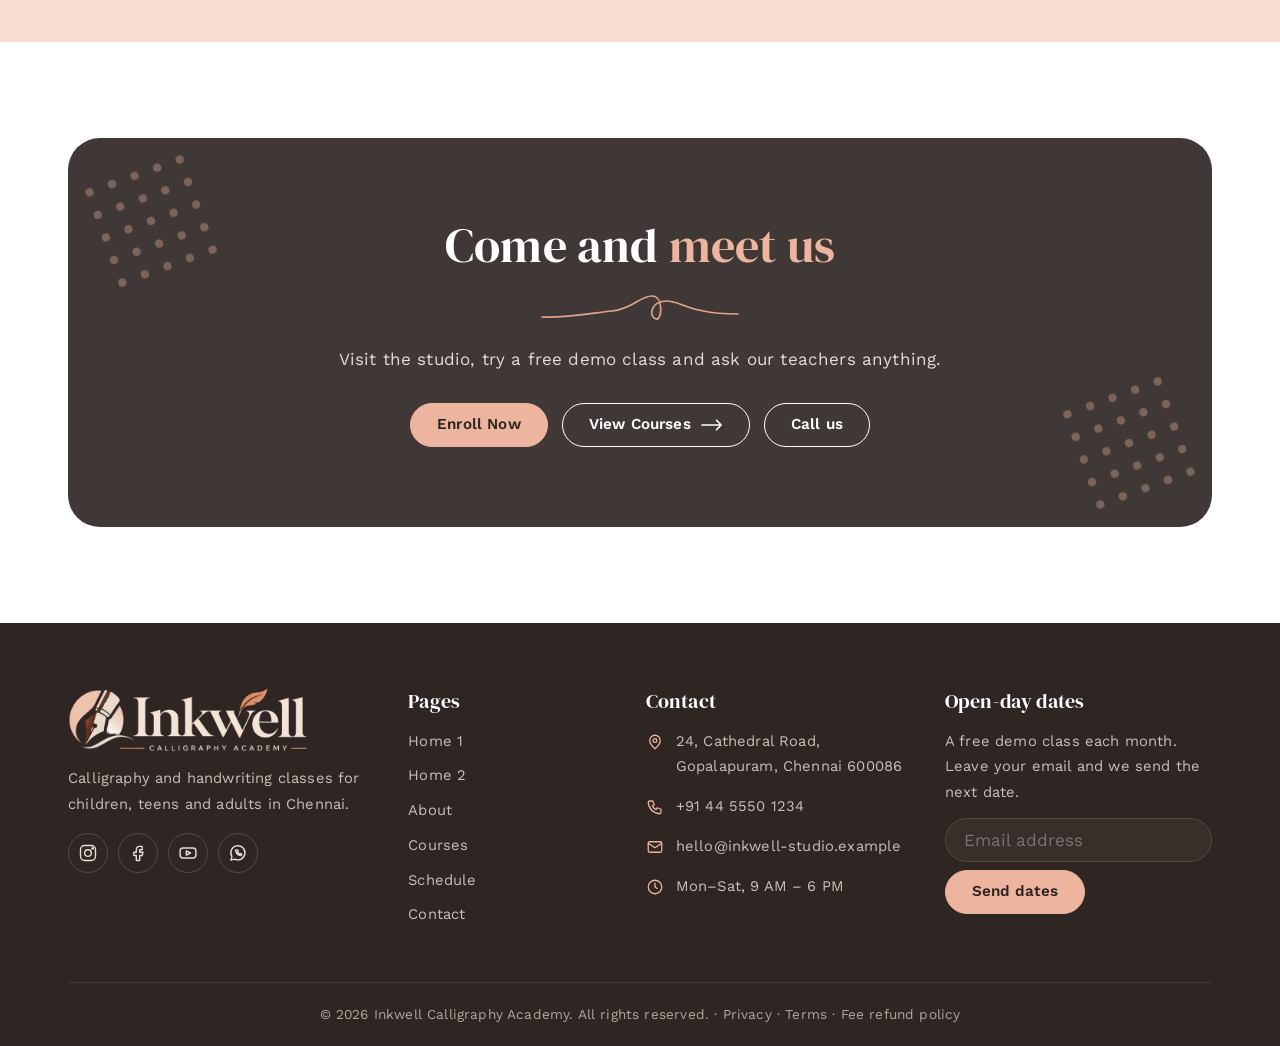
<file: about.html>
<!DOCTYPE html>
<html lang="en" dir="ltr">
<head>
<meta charset="utf-8"><meta name="viewport" content="width=device-width, initial-scale=1">
<title>About — Inkwell Calligraphy Academy</title>
<meta name="description" content="About Inkwell Calligraphy Academy.">
<link rel="icon" type="image/png" href="assets/images/favicon.png"><link rel="apple-touch-icon" href="assets/images/emblem.png">
<link rel="preconnect" href="https://fonts.googleapis.com"><link rel="preconnect" href="https://fonts.gstatic.com" crossorigin>
<link href="https://fonts.googleapis.com/css2?family=DM+Serif+Display&family=Work+Sans:wght@400;500;600&display=swap" rel="stylesheet">
<link rel="stylesheet" href="assets/css/style.css">
<script>try{var d=document.documentElement;d.dataset.theme=localStorage.getItem('theme')||'light';d.dir=localStorage.getItem('dir')||'ltr'}catch(e){}</script>
<script defer src="assets/js/main.js"></script>
</head>
<body data-page="about">
<div id="loader" role="status" aria-live="polite"><div class="ld"><img class="ld-d" src="assets/images/logo.png" alt="Inkwell Calligraphy Academy"><img class="ld-l" src="assets/images/logo-light.png" alt=""><div class="ld-bar"><i></i></div><span class="sr">Loading…</span></div></div>
<noscript><style>#loader{display:none}</style></noscript>
<div id="site-nav"></div>
<main>
<section class="phero"><div class="wrap"><div><p class="eyebrow">Inkwell Calligraphy Academy</p><h1>About Us</h1><div class="swirl l"></div><p class="sub">Teaching calligraphy and handwriting with patience and care.</p></div><img src="assets/images/pexels-photo-3826658.jpg" alt="Calligraphy setup with ink, paper and eucalyptus leaves" class="pimg" style="object-position:center" loading="eager" decoding="async" onerror="this.onerror=null;this.src='assets/images/pexels-photo-3826646.jpg'"></div></section>
<section class="sec  wv"><div class="wrap"><div class="split"><div><div class="head l"><h2>Our story</h2></div><p>Inkwell began as weekend classes for a handful of children in Gopalapuram. Parents asked for adult evenings, then for teens, and the studio grew into eight courses and four age groups.</p><p>Every class still follows one idea: short demonstrations, long practice and kind, specific feedback.</p><div class="grid g2" style="margin-top:24px"><div><div class="big">14</div><p style="margin-top:6px">years teaching</p></div><div><div class="big">1,200+</div><p style="margin-top:6px">students taught</p></div></div></div><div class="blobimg"><span class="dots"></span><img src="assets/images/pexels-photo-3826653.jpg" alt="Calligraphy with ink and watercolor tools on a desk" class="" style="object-position:center" loading="lazy" decoding="async" onerror="this.onerror=null;this.src='assets/images/pexels-photo-3826646.jpg'"></div></div></div></section>
<section class="sec alt wv"><div class="wrap"><div class="head"><h2>What guides every class</h2><p>Four values we teach by.</p></div><div class="grid g4"><div class="card"><div class="ic"><svg viewBox="0 0 24 24" aria-hidden="true"><path d="M4 20l1-4L16 5l3 3L8 19z"/><path d="M14 7l3 3"/></svg></div><h3>Patience</h3><p>Slow, steady practice builds control.</p></div><div class="card"><div class="ic"><svg viewBox="0 0 24 24" aria-hidden="true"><circle cx="12" cy="8" r="4"/><path d="M4 21a8 8 0 0 1 16 0"/></svg></div><h3>Encouragement</h3><p>Every learner progresses at their own pace.</p></div><div class="card"><div class="ic"><svg viewBox="0 0 24 24" aria-hidden="true"><rect x="3" y="5" width="18" height="16" rx="3"/><path d="M3 10h18M8 3v4M16 3v4"/></svg></div><h3>Structure</h3><p>Clear steps from strokes to finished pieces.</p></div><div class="card"><div class="ic"><svg viewBox="0 0 24 24" aria-hidden="true"><path d="M12 3l2.7 5.6 6.1.9-4.4 4.3 1 6.1L12 17l-5.4 2.9 1-6.1L3.2 9.5l6.1-.9z"/></svg></div><h3>Craft</h3><p>Good tools, good paper, careful technique.</p></div></div></div></section>
<section class="sec  wv"><div class="wrap"><div class="split rev"><div><div class="head l"><h2>Our journey</h2><p>How the studio grew, year by year.</p></div><ol class="tl"><li><div><b>2012: First weekend class</b><p>Six children, one table and a box of nibs.</p></div></li><li><div><b>2016: Adult evening courses</b><p>Copperplate and brush lettering for adults.</p></div></li><li><div><b>2020: Teen programme</b><p>Italic Studio and Gothic Blackletter added.</p></div></li><li><div><b>2025: Eight courses</b><p>Wedding stationery and handwriting repair launched.</p></div></li></ol></div><img src="assets/images/pexels-photo-3826667.jpg" alt="Hello written in ink on parchment paper" class="" style="object-position:center" loading="lazy" decoding="async" onerror="this.onerror=null;this.src='assets/images/pexels-photo-3826646.jpg'"></div></div></section>
<section class="sec alt wv"><div class="wrap"><div class="head"><h2>Our teachers</h2><p>Practising calligraphers who love to teach.</p></div><div class="grid g4"><div class="card"><div class="ic">A</div><h3>Lead calligrapher</h3><p>Italic and Copperplate, 15 years of teaching.</p></div><div class="card"><div class="ic">B</div><h3>Lettering tutor</h3><p>Modern lettering and watercolour.</p></div><div class="card"><div class="ic">C</div><h3>Children’s tutor</h3><p>Print and cursive foundations.</p></div><div class="card"><div class="ic">D</div><h3>Left-hand coach</h3><p>Grip and posture support.</p></div></div></div></section>
<section class="sec  wv"><div class="wrap"><div class="split"><div><div class="head l"><h2>What students achieve</h2><p>Counted at the end of last term.</p></div><div class="bars"><div><p><span>Improved letter spacing</span><span>94%</span></p><div class="bar"><i style="width:94%"></i></div></div><div><p><span>Wrote a full page in the new script</span><span>88%</span></p><div class="bar"><i style="width:88%"></i></div></div><div><p><span>Re-enrolled for the next term</span><span>76%</span></p><div class="bar"><i style="width:76%"></i></div></div><div><p><span>Gave a handwritten piece as a gift</span><span>63%</span></p><div class="bar"><i style="width:63%"></i></div></div></div></div><div class="blobimg"><img src="assets/images/pexels-photo-3826646.jpg" alt="Hand practicing calligraphy at an artistic workspace" class="" style="object-position:center" loading="lazy" decoding="async" onerror="this.onerror=null;this.src='assets/images/pexels-photo-3826646.jpg'"></div></div></div></section>
<section class="sec pch wv"><div class="wrap"><div class="split rev"><div><div class="head l"><h2>A bright room built for writing</h2></div><ul class="clist"><li>Sloped writing desks with daylight lamps</li><li>Quality paper, nibs, ink and brush pens</li><li>Eight seats per class, never more</li><li>A small shop for take-home kits</li></ul></div><img src="assets/images/pexels-photo-3826668.jpg" alt="Calligraphy session with an ink pen and craft materials" class="" style="object-position:center" loading="lazy" decoding="async" onerror="this.onerror=null;this.src='assets/images/pexels-photo-3826646.jpg'"></div></div></section>
<section class="sec  wv"><div class="wrap"><div class="cta"><span class="dots"></span><span class="dots r"></span><h2>Come and <em>meet us</em></h2><div class="swirl"></div><p>Visit the studio, try a free demo class and ask our teachers anything.</p><div class="btns"><a class="btn btn-p" href="contact.html#enroll">Enroll Now</a><a class="btn" href="courses.html">View Courses <svg class="arr" viewBox="0 0 24 12" aria-hidden="true"><path d="M1 6h21M17 1l5 5-5 5"/></svg></a><a class="btn" href="tel:+914455501234">Call us</a></div></div></div></section>
</main>
<div id="site-footer"></div>
</body></html>
</file>
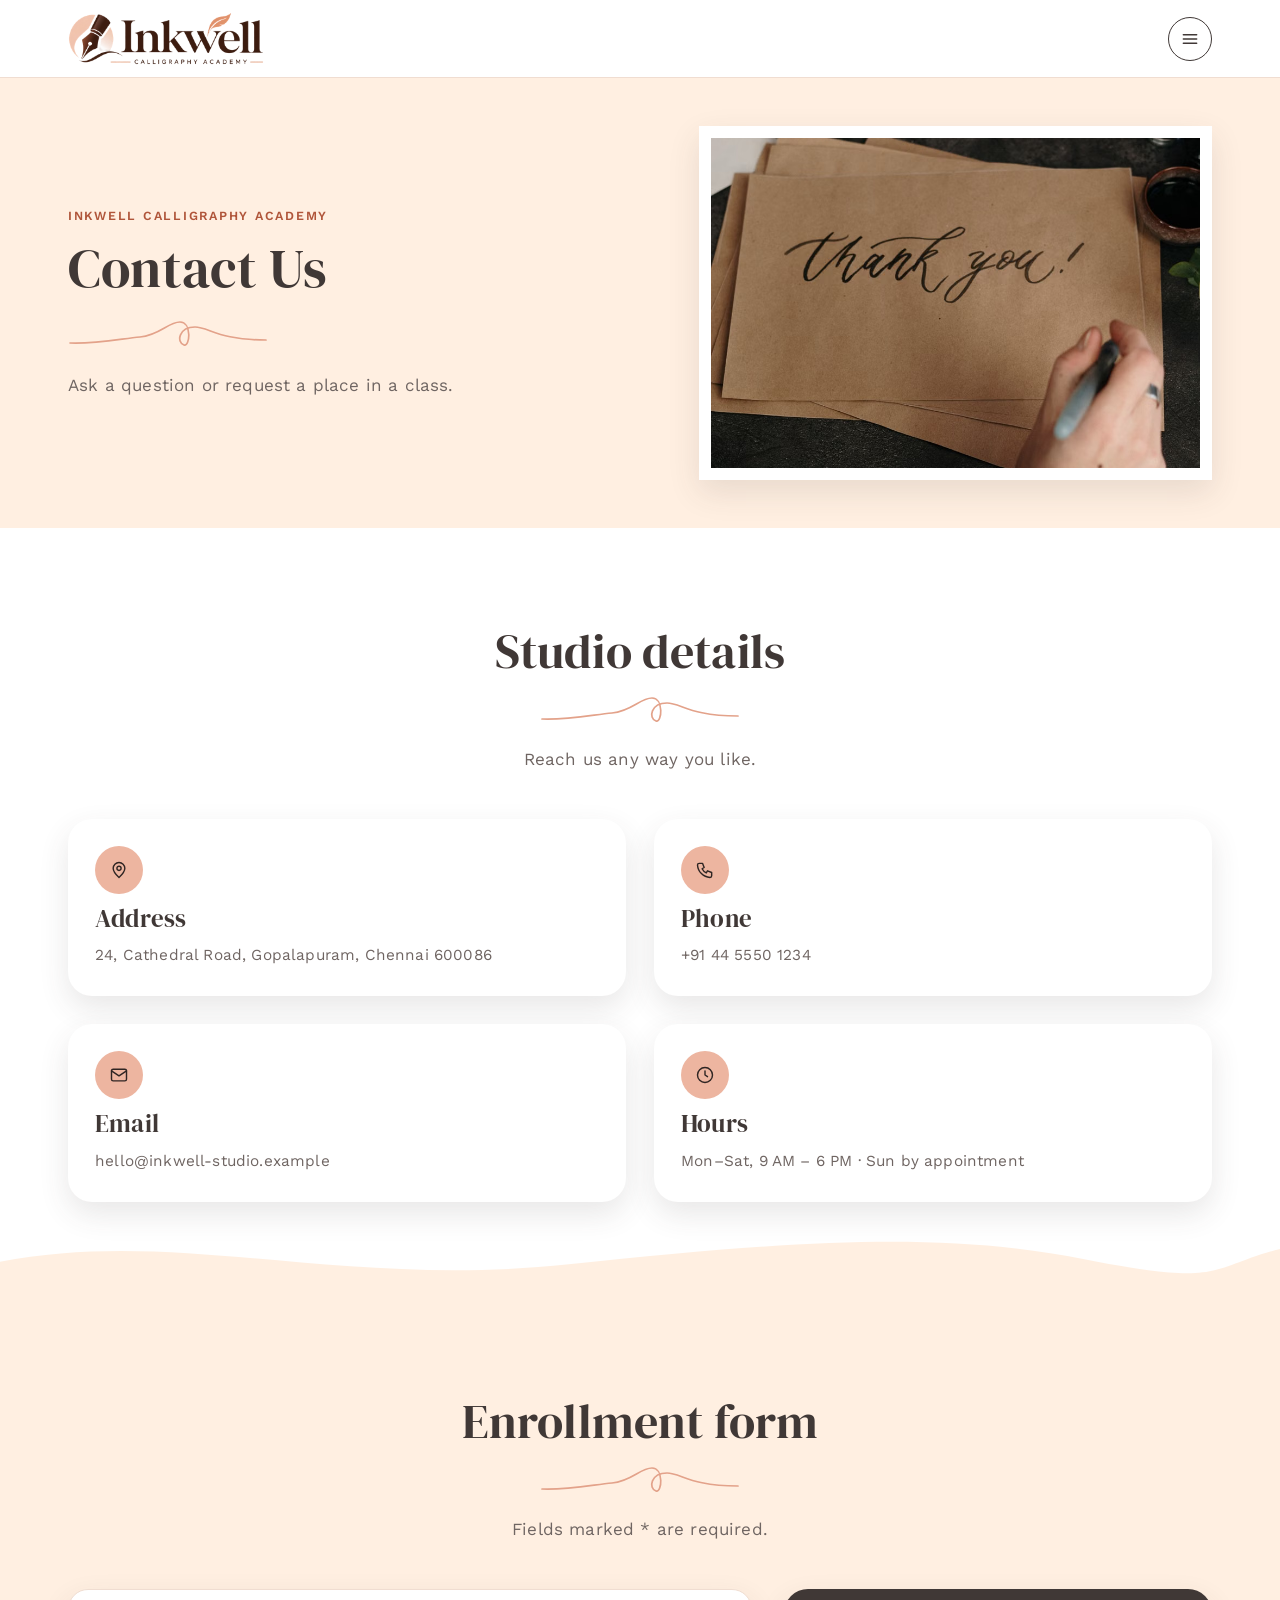
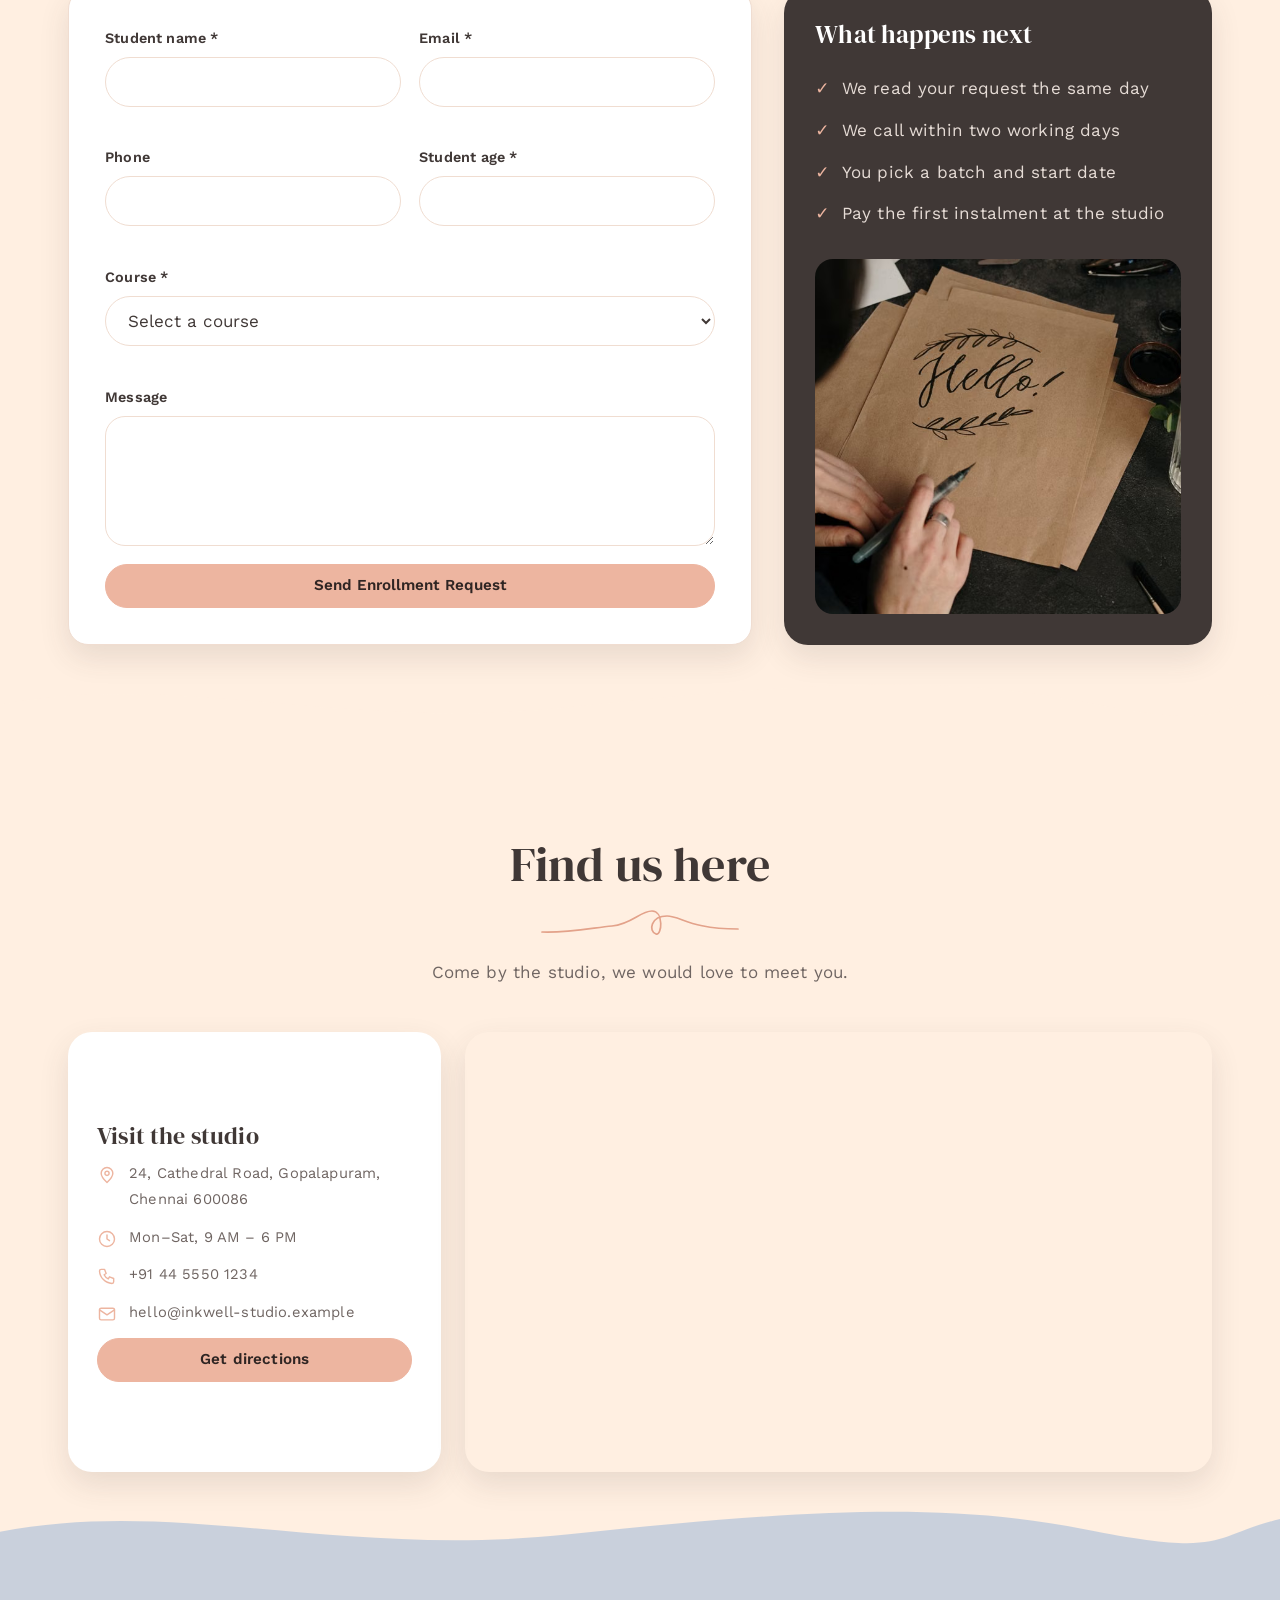
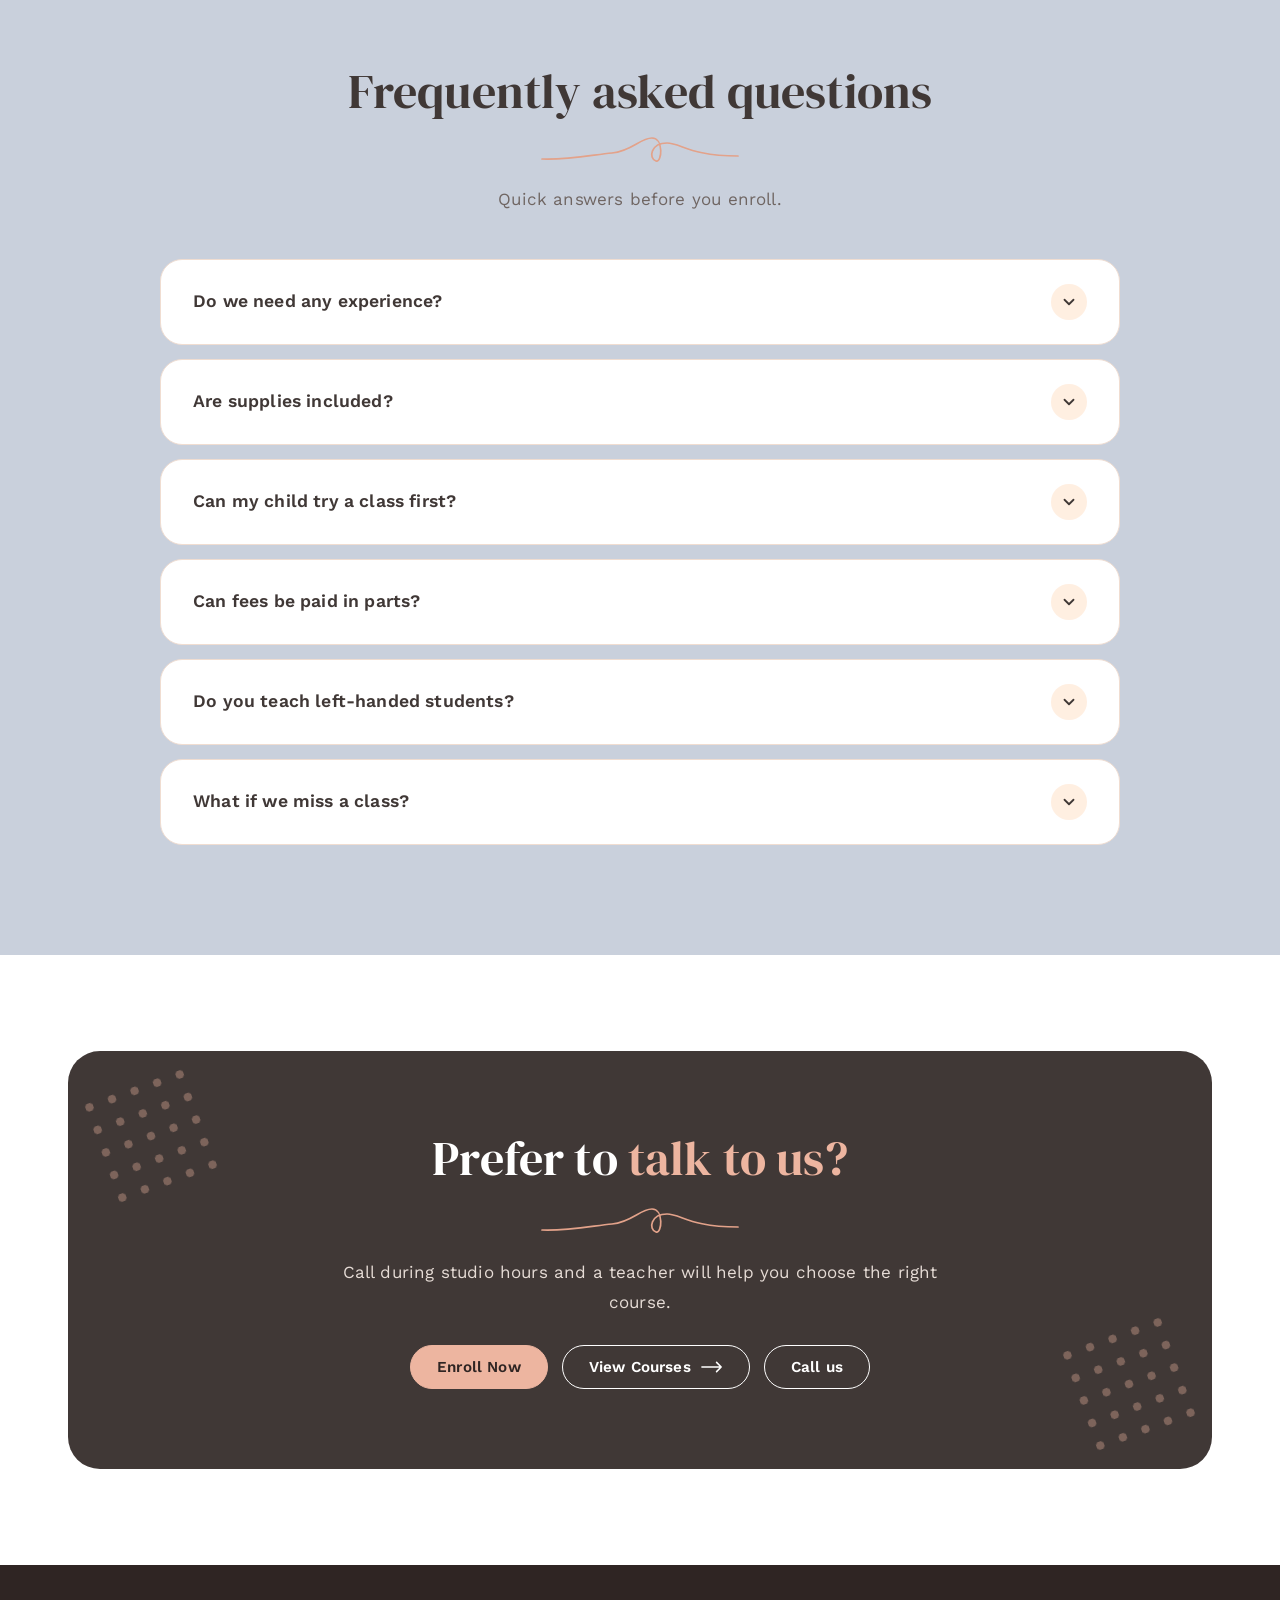
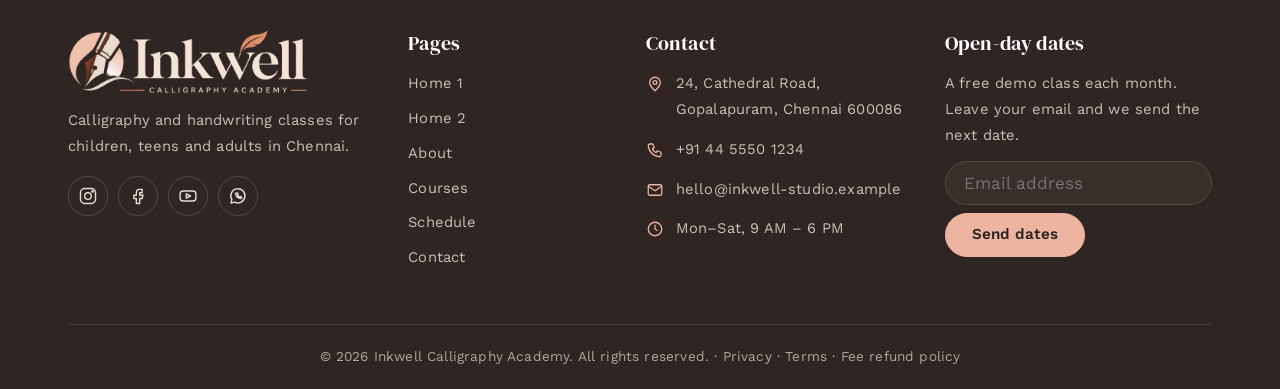
<file: contact.html>
<!DOCTYPE html>
<html lang="en" dir="ltr">
<head>
<meta charset="utf-8"><meta name="viewport" content="width=device-width, initial-scale=1">
<title>Contact — Inkwell Calligraphy Academy</title>
<meta name="description" content="Contact and enroll at Inkwell Calligraphy Academy.">
<link rel="icon" type="image/png" href="assets/images/favicon.png"><link rel="apple-touch-icon" href="assets/images/emblem.png">
<link rel="preconnect" href="https://fonts.googleapis.com"><link rel="preconnect" href="https://fonts.gstatic.com" crossorigin>
<link href="https://fonts.googleapis.com/css2?family=DM+Serif+Display&family=Work+Sans:wght@400;500;600&display=swap" rel="stylesheet">
<link rel="stylesheet" href="assets/css/style.css">
<script>try{var d=document.documentElement;d.dataset.theme=localStorage.getItem('theme')||'light';d.dir=localStorage.getItem('dir')||'ltr'}catch(e){}</script>
<script defer src="assets/js/main.js"></script>
</head>
<body data-page="contact">
<div id="loader" role="status" aria-live="polite"><div class="ld"><img class="ld-d" src="assets/images/logo.png" alt="Inkwell Calligraphy Academy"><img class="ld-l" src="assets/images/logo-light.png" alt=""><div class="ld-bar"><i></i></div><span class="sr">Loading…</span></div></div>
<noscript><style>#loader{display:none}</style></noscript>
<div id="site-nav"></div>
<main>
<section class="phero"><div class="wrap"><div><p class="eyebrow">Inkwell Calligraphy Academy</p><h1>Contact Us</h1><div class="swirl l"></div><p class="sub">Ask a question or request a place in a class.</p></div><img src="assets/images/pexels-photo-3826672.jpg" alt="Thank you handwritten in calligraphy on craft paper" class="pimg" style="object-position:center" loading="eager" decoding="async" onerror="this.onerror=null;this.src='assets/images/pexels-photo-3826646.jpg'"></div></section>
<section class="sec  wv"><div class="wrap"><div class="head"><h2>Studio details</h2><p>Reach us any way you like.</p></div><div class="grid g4"><div class="card"><div class="ic"><svg viewBox="0 0 24 24" aria-hidden="true"><path d="M12 21s7-6.2 7-11a7 7 0 1 0-14 0c0 4.8 7 11 7 11z"/><circle cx="12" cy="10" r="2.5"/></svg></div><h3>Address</h3><p>24, Cathedral Road, Gopalapuram, Chennai 600086</p></div><div class="card"><div class="ic"><svg viewBox="0 0 24 24" aria-hidden="true"><path d="M5 4h4l2 5-2.5 1.5a11 11 0 0 0 5 5L15 13l5 2v4a2 2 0 0 1-2 2A16 16 0 0 1 3 6a2 2 0 0 1 2-2z"/></svg></div><h3>Phone</h3><p>+91 44 5550 1234</p></div><div class="card"><div class="ic"><svg viewBox="0 0 24 24" aria-hidden="true"><rect x="3" y="5" width="18" height="14" rx="2"/><path d="M3 7l9 6 9-6"/></svg></div><h3>Email</h3><p>hello@inkwell-studio.example</p></div><div class="card"><div class="ic"><svg viewBox="0 0 24 24" aria-hidden="true"><circle cx="12" cy="12" r="9"/><path d="M12 7v5l3 2"/></svg></div><h3>Hours</h3><p>Mon–Sat, 9 AM – 6 PM · Sun by appointment</p></div></div></div></section>
<section class="sec alt wv"><div class="wrap"><div class="head"><h2>Enrollment form</h2><p>Fields marked * are required.</p></div><div class="two eq"><div><form class="form" id="enroll" novalidate data-demo><div class="field"><label for="name">Student name *</label><input id="name" name="name" type="text"><span class="err" id="name-e"></span></div><div class="field"><label for="email">Email *</label><input id="email" name="email" type="email"><span class="err" id="email-e"></span></div><div class="field"><label for="phone">Phone</label><input id="phone" name="phone" type="tel"><span class="err" id="phone-e"></span></div><div class="field"><label for="age">Student age *</label><input id="age" name="age" type="number"><span class="err" id="age-e"></span></div><div class="field full"><label for="course">Course *</label><select id="course" name="course"><option value="">Select a course</option><option>Little Hands (6–9)</option><option>Cursive Club (10–13)</option><option>Italic Studio (14–17)</option><option>Copperplate (Adults)</option><option>Brush Lettering (16+)</option><option>Wedding Stationery (Adults)</option><option>Handwriting Repair (14+)</option><option>Gothic Blackletter (16+)</option><option>Modern Calligraphy (14+)</option><option>Bullet Journal Lettering (14+)</option><option>Tamil Calligraphy (12+)</option><option>Gold Ink &amp; Gilding (Adults)</option><option>Exam Handwriting Booster (12–17)</option><option>Parent &amp; Child Weekend</option><option>Kids Holiday Camp (7–12)</option><option>Chalk Lettering (16+)</option></select><span class="err" id="course-e"></span></div><div class="field full"><label for="note">Message</label><textarea id="note" name="note"></textarea></div><div class="field full"><button class="btn btn-p" type="submit">Send Enrollment Request</button></div><div class="msg" id="msg" role="status"></div></form></div><aside class="card side"><h3>What happens next</h3><ul class="clist"><li>We read your request the same day</li><li>We call within two working days</li><li>You pick a batch and start date</li><li>Pay the first instalment at the studio</li></ul><div class="sideimg"><img src="assets/images/pexels-photo-3826666.jpg" alt="Hello written in calligraphy on kraft paper with ink and pen" class="" style="object-position:center" loading="lazy" decoding="async" onerror="this.onerror=null;this.src='assets/images/pexels-photo-3826646.jpg'"></div></aside></div></div></section>
<section class="sec alt wv"><div class="wrap"><div class="head"><h2>Find us here</h2><p>Come by the studio, we would love to meet you.</p></div><div class="mapbox"><div class="card mapcard"><h3>Visit the studio</h3><div class="ci"><svg viewBox="0 0 24 24" aria-hidden="true"><path d="M12 21s7-6.2 7-11a7 7 0 1 0-14 0c0 4.8 7 11 7 11z"/><circle cx="12" cy="10" r="2.5"/></svg><span>24, Cathedral Road, Gopalapuram, Chennai 600086</span></div><div class="ci"><svg viewBox="0 0 24 24" aria-hidden="true"><circle cx="12" cy="12" r="9"/><path d="M12 7v5l3 2"/></svg><span>Mon–Sat, 9 AM – 6 PM</span></div><div class="ci"><svg viewBox="0 0 24 24" aria-hidden="true"><path d="M5 4h4l2 5-2.5 1.5a11 11 0 0 0 5 5L15 13l5 2v4a2 2 0 0 1-2 2A16 16 0 0 1 3 6a2 2 0 0 1 2-2z"/></svg><span>+91 44 5550 1234</span></div><div class="ci"><svg viewBox="0 0 24 24" aria-hidden="true"><rect x="3" y="5" width="18" height="14" rx="2"/><path d="M3 7l9 6 9-6"/></svg><span>hello@inkwell-studio.example</span></div><a class="btn btn-p" href="https://www.google.com/maps/search/?api=1&amp;query=Cathedral+Road+Gopalapuram+Chennai" target="_blank" rel="noopener">Get directions</a></div><iframe title="Studio location map" loading="lazy" src="https://www.google.com/maps?q=Cathedral+Road+Gopalapuram+Chennai&amp;output=embed"></iframe></div></div></section>
<section class="sec slt wv"><div class="wrap"><div class="head"><h2>Frequently asked questions</h2><p>Quick answers before you enroll.</p></div><div class="faqw"><details><summary>Do we need any experience?</summary><p>No. Every course begins with posture, pen hold and basic strokes, and each group is paced for its age.</p></details><details><summary>Are supplies included?</summary><p>Starter supplies (pens, nibs, ink and practice sheets) are used in class. A take-home kit is available for an extra fee.</p></details><details><summary>Can my child try a class first?</summary><p>Yes. We hold a free demo class every month; join the open-day list to get the next date.</p></details><details><summary>Can fees be paid in parts?</summary><p>Term fees can be paid in two instalments. Ask us when you enroll.</p></details><details><summary>Do you teach left-handed students?</summary><p>Yes. We adjust paper angle, pen choice and posture for left-handed writers.</p></details><details><summary>What if we miss a class?</summary><p>One missed class per term can be made up in another batch of the same course.</p></details></div></div></section>
<section class="sec  wv"><div class="wrap"><div class="cta"><span class="dots"></span><span class="dots r"></span><h2>Prefer to <em>talk to us?</em></h2><div class="swirl"></div><p>Call during studio hours and a teacher will help you choose the right course.</p><div class="btns"><a class="btn btn-p" href="contact.html#enroll">Enroll Now</a><a class="btn" href="courses.html">View Courses <svg class="arr" viewBox="0 0 24 12" aria-hidden="true"><path d="M1 6h21M17 1l5 5-5 5"/></svg></a><a class="btn" href="tel:+914455501234">Call us</a></div></div></div></section>
</main>
<div id="site-footer"></div>
</body></html>
</file>
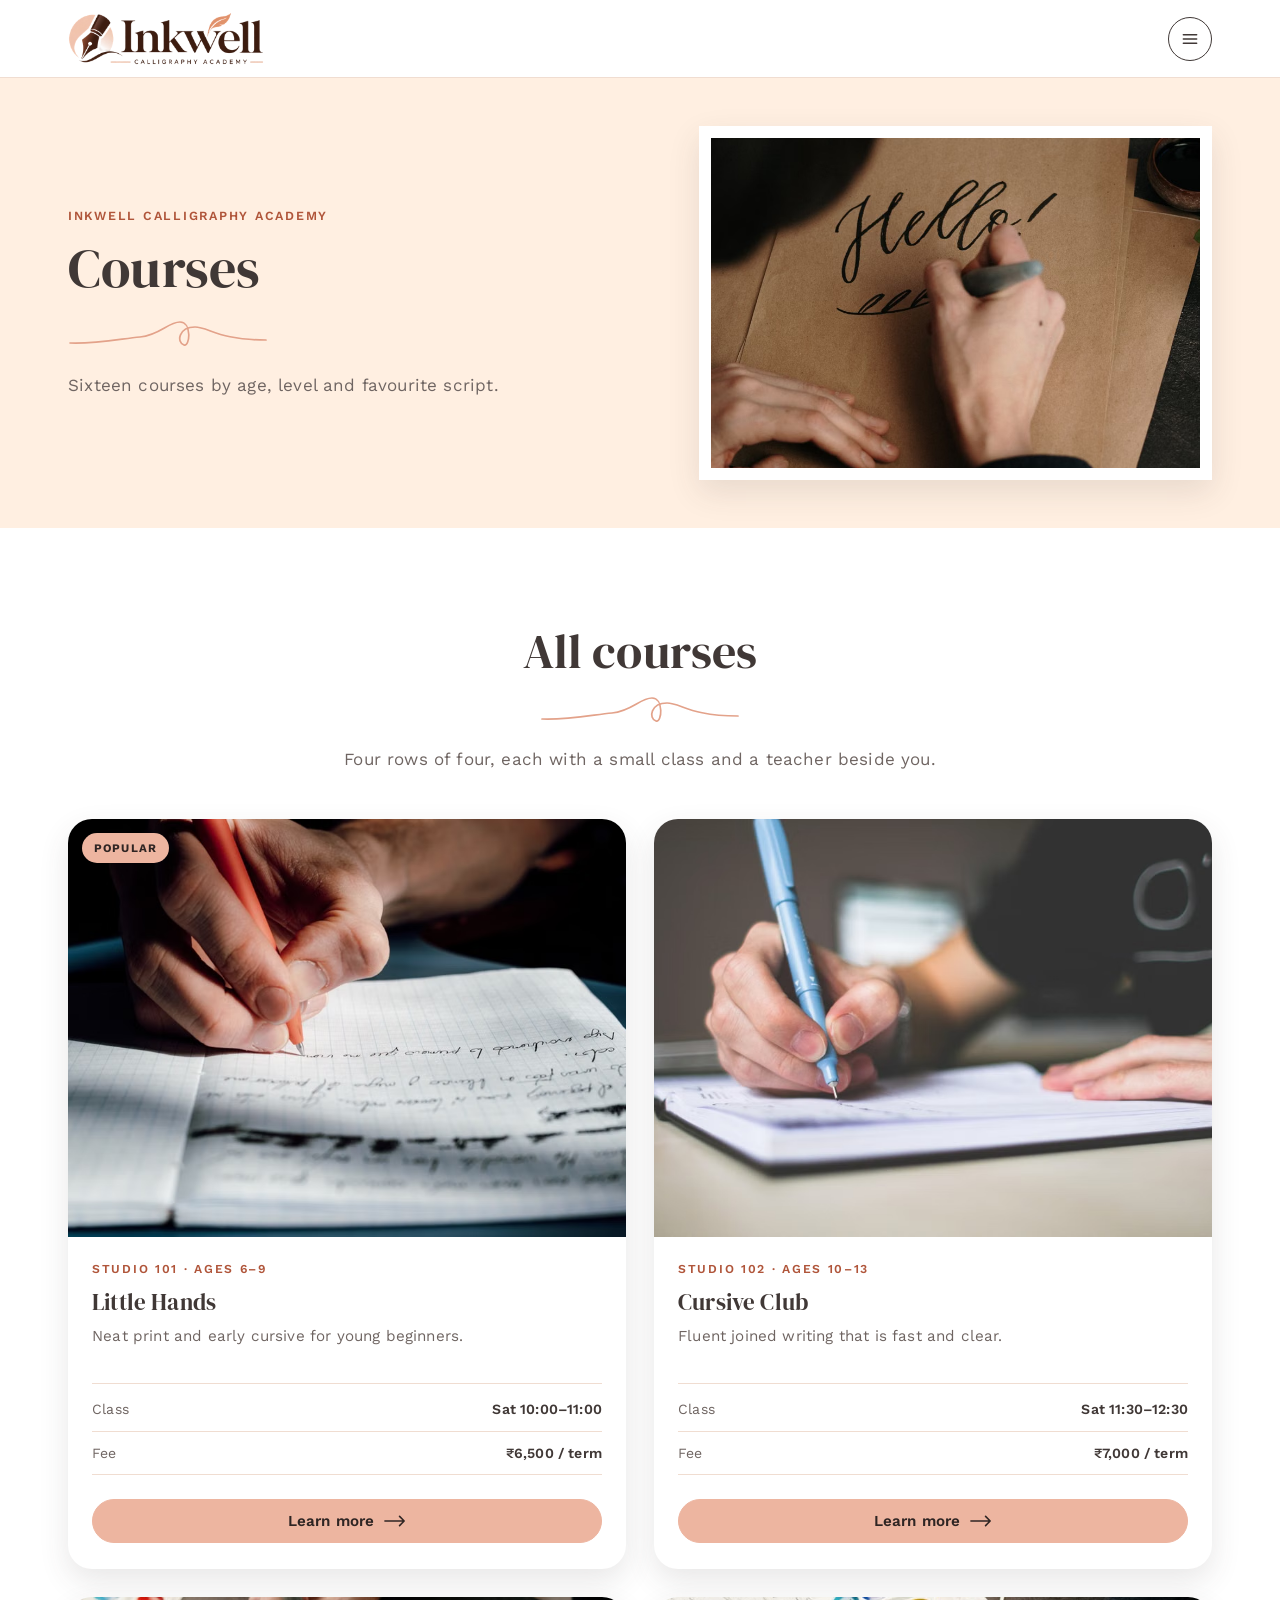
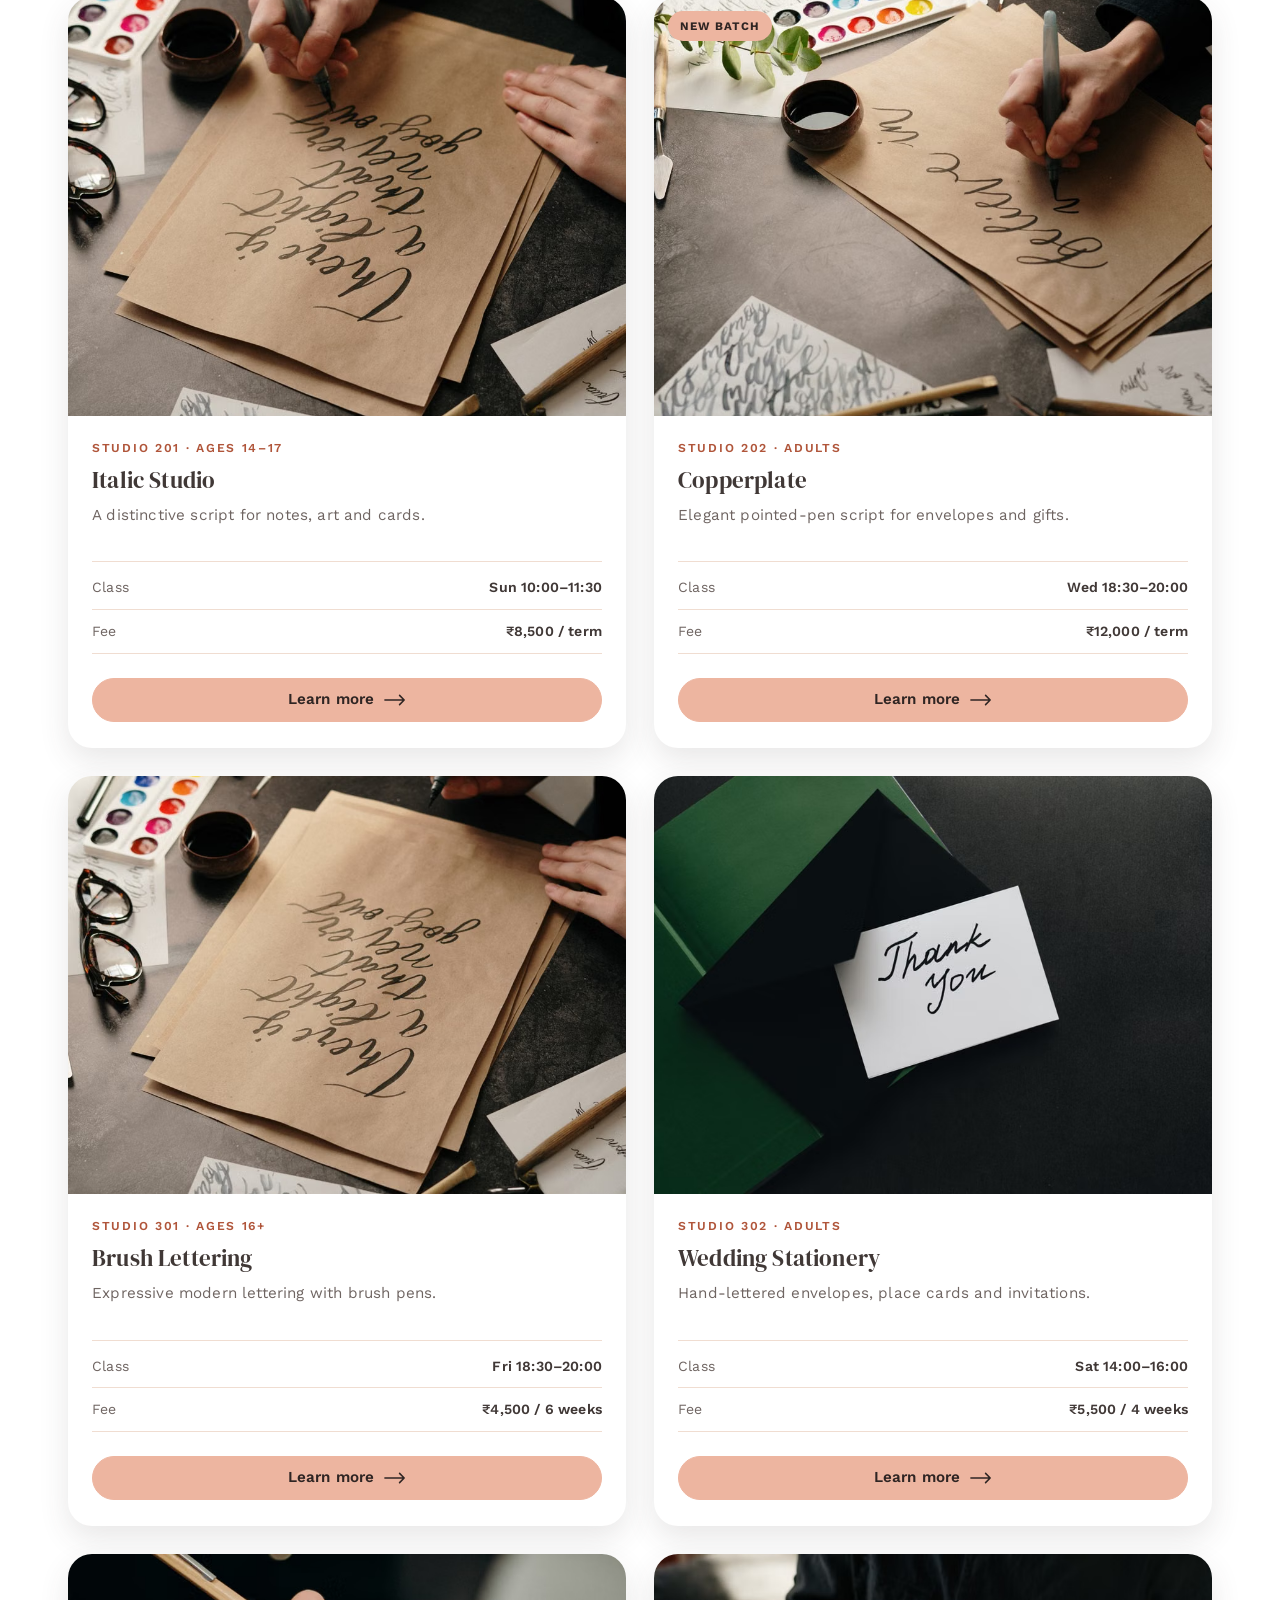
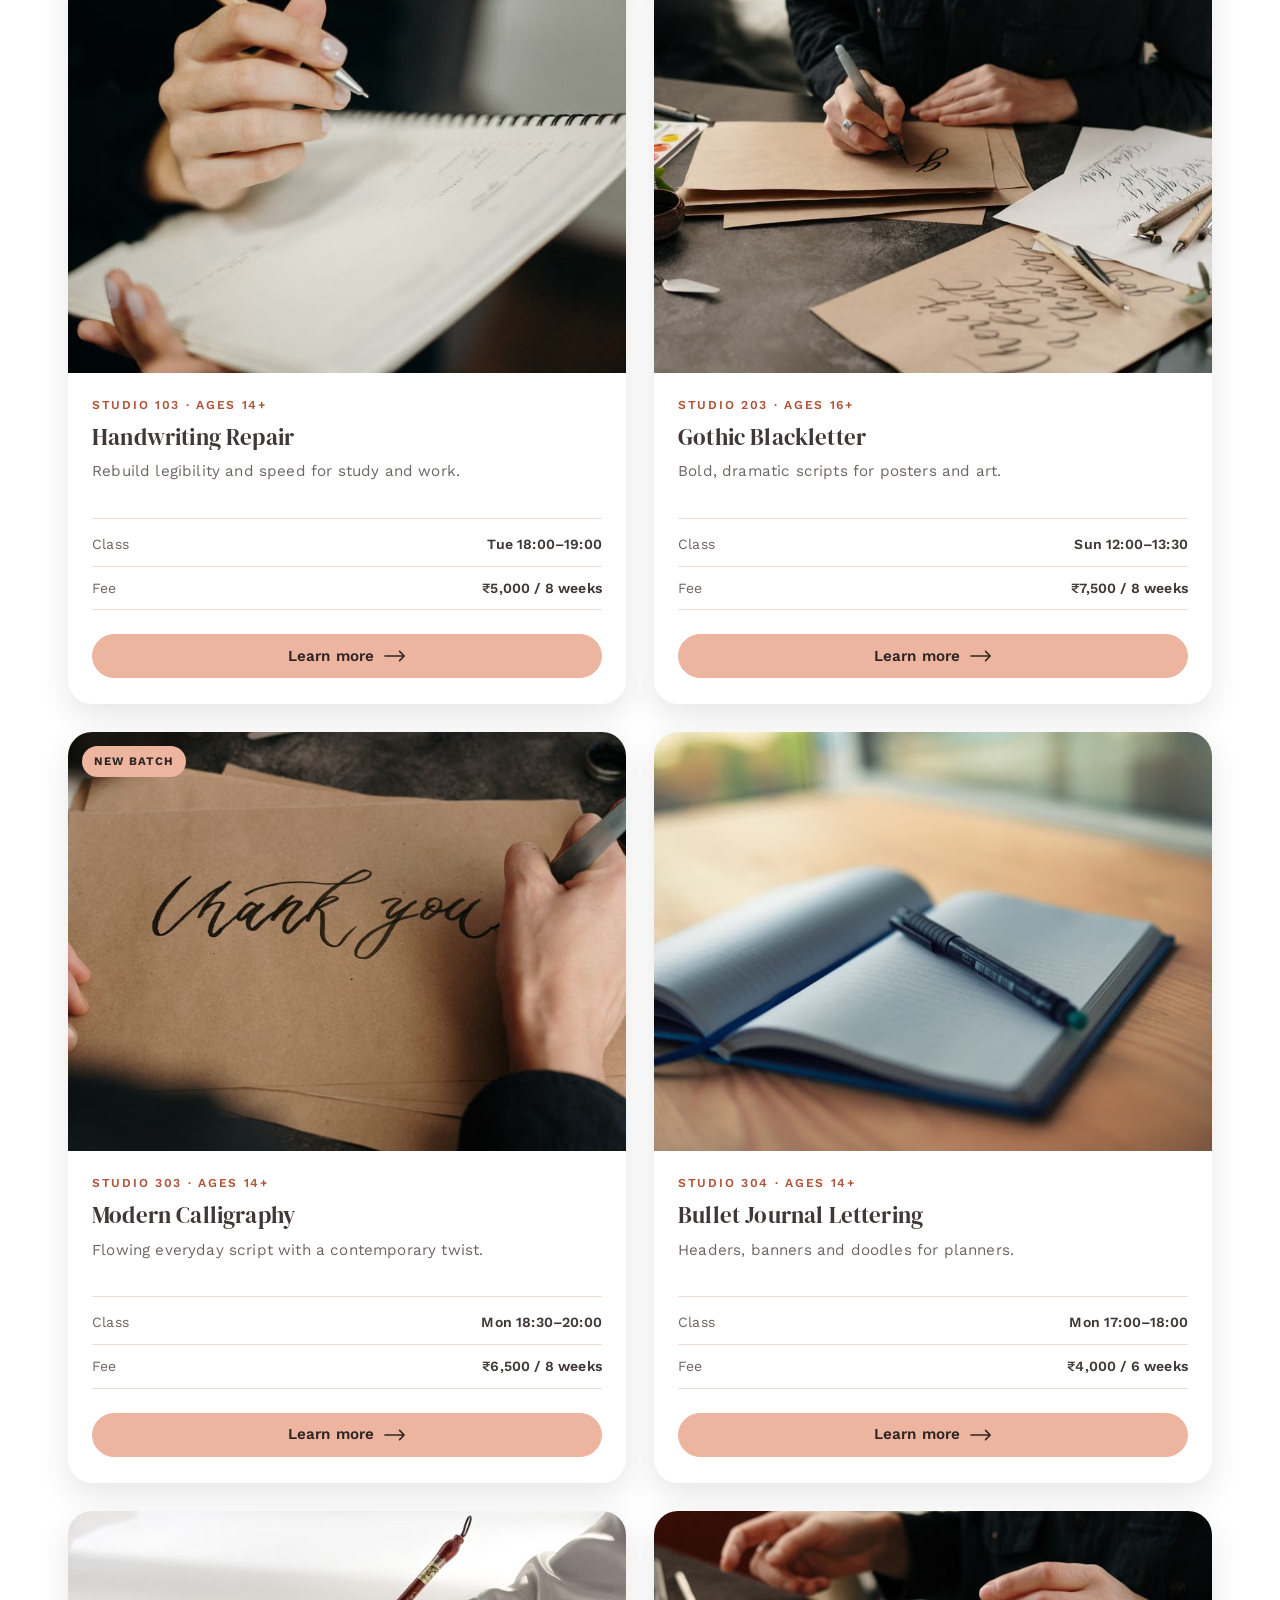
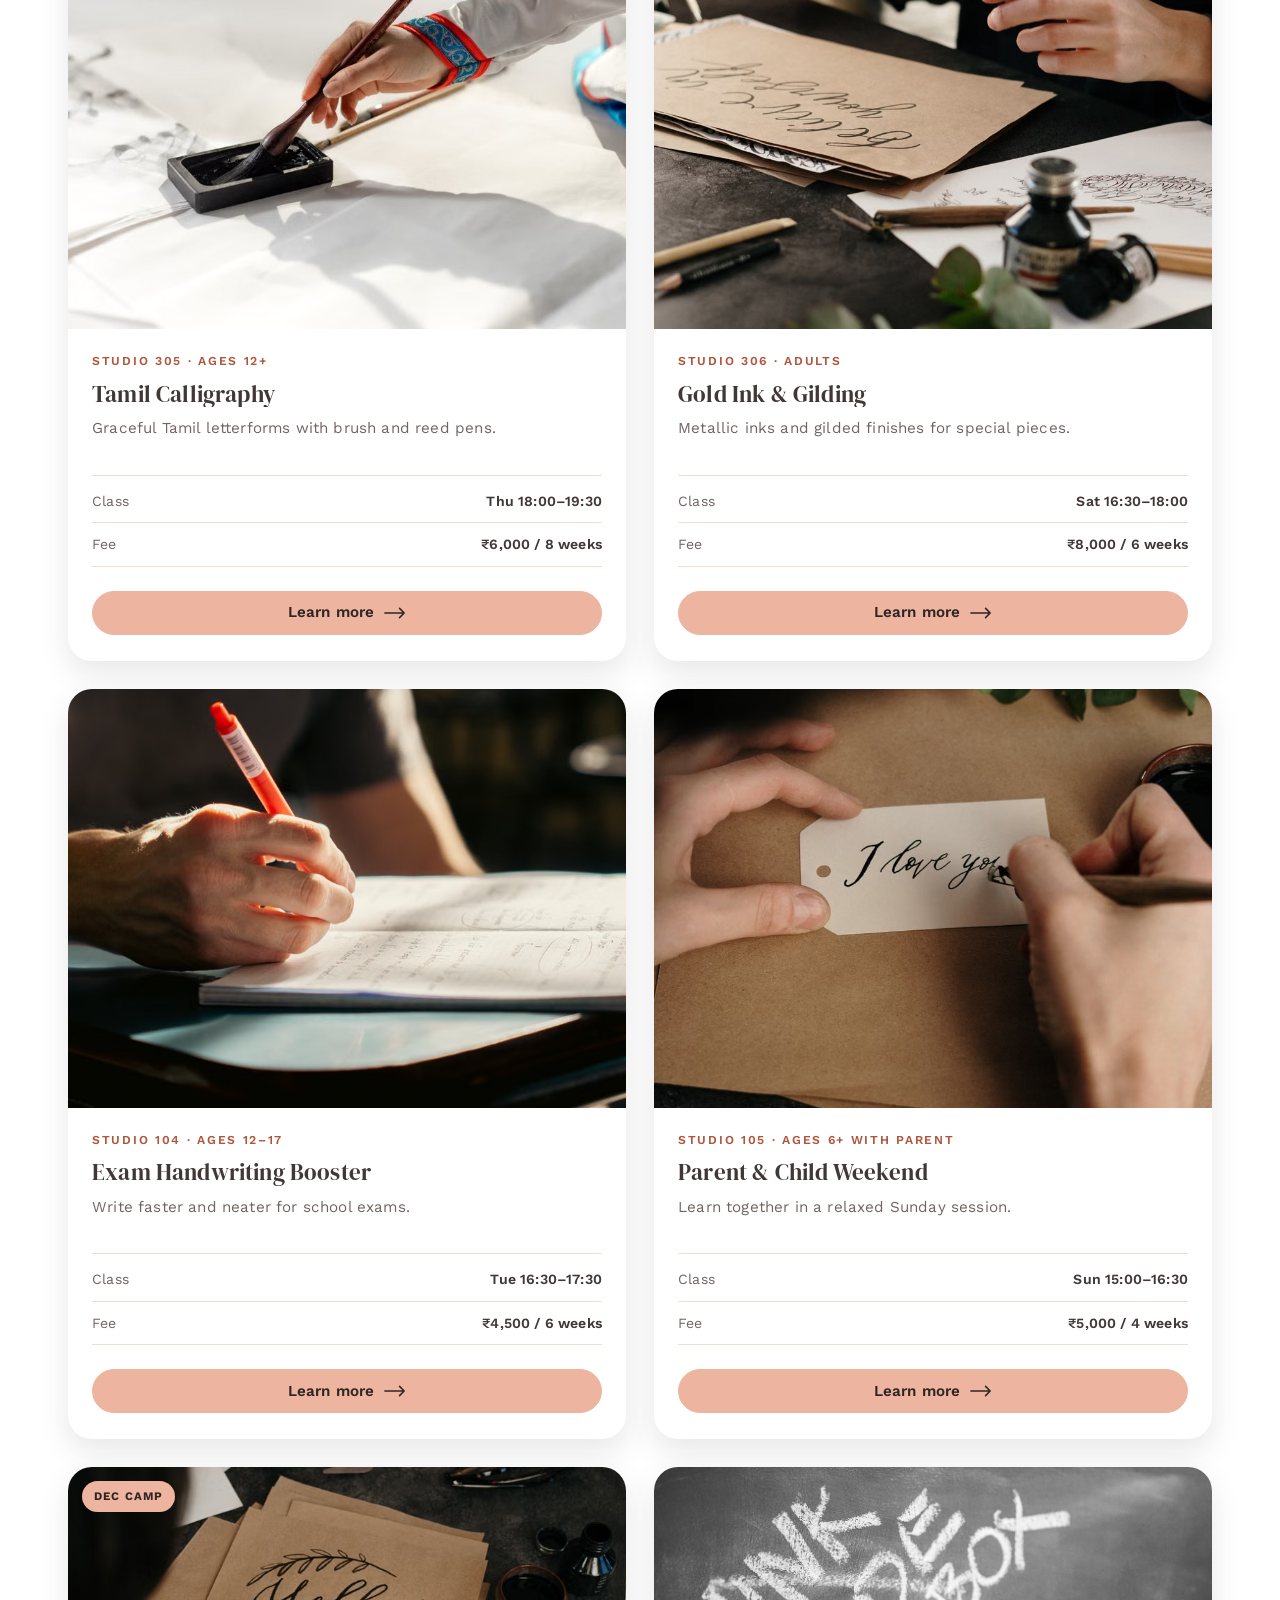
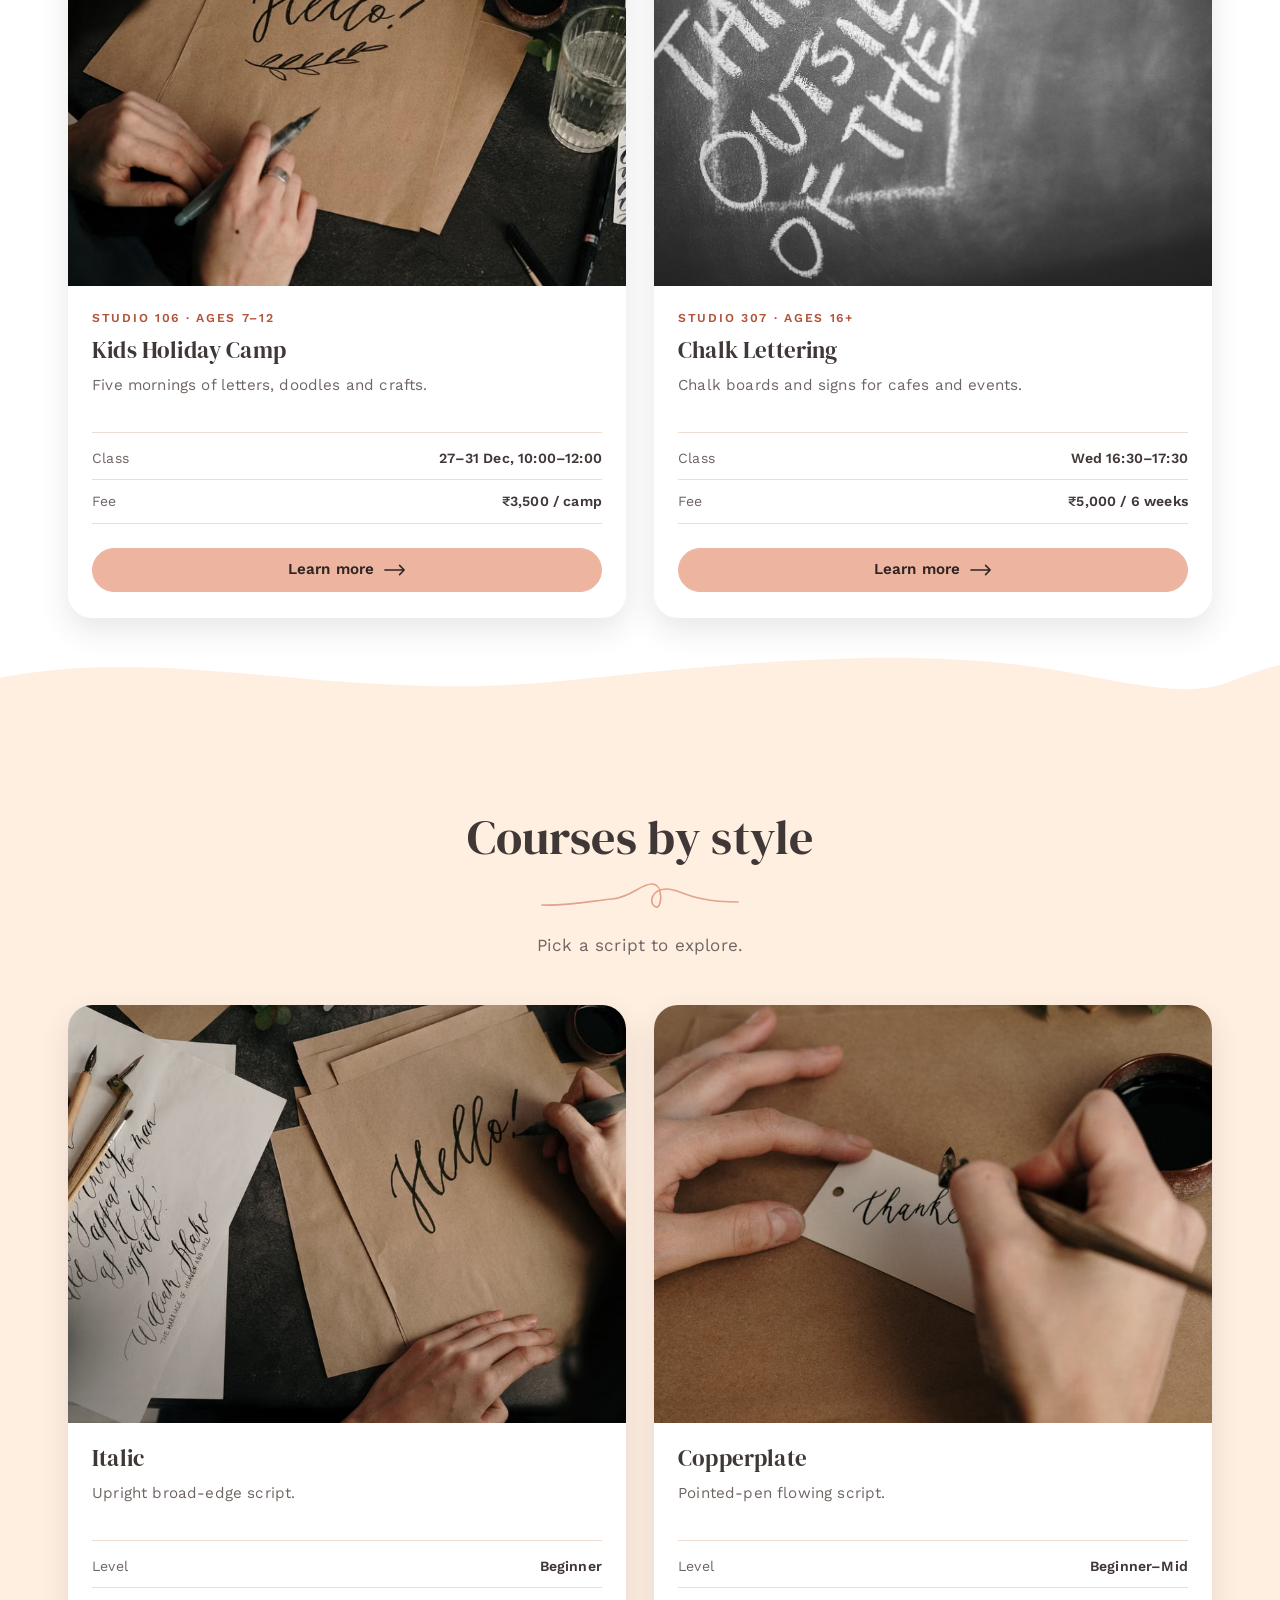
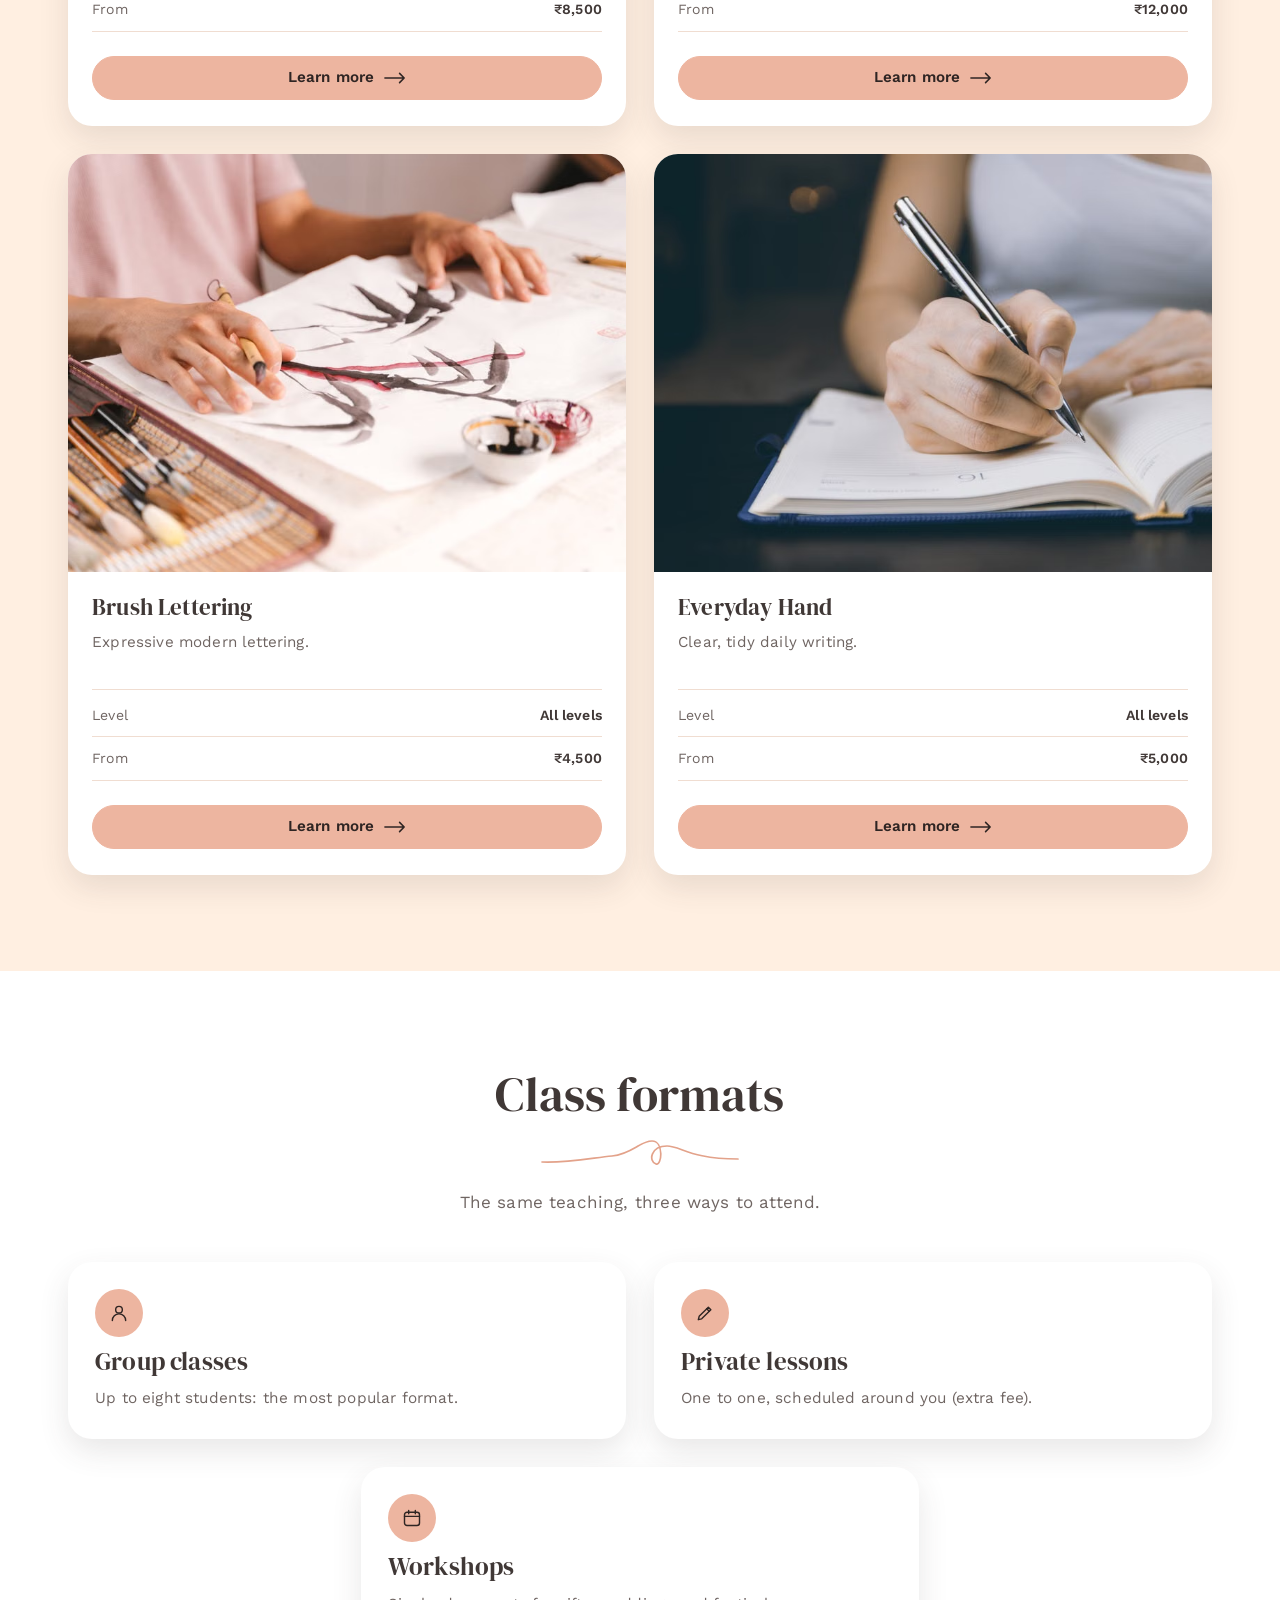
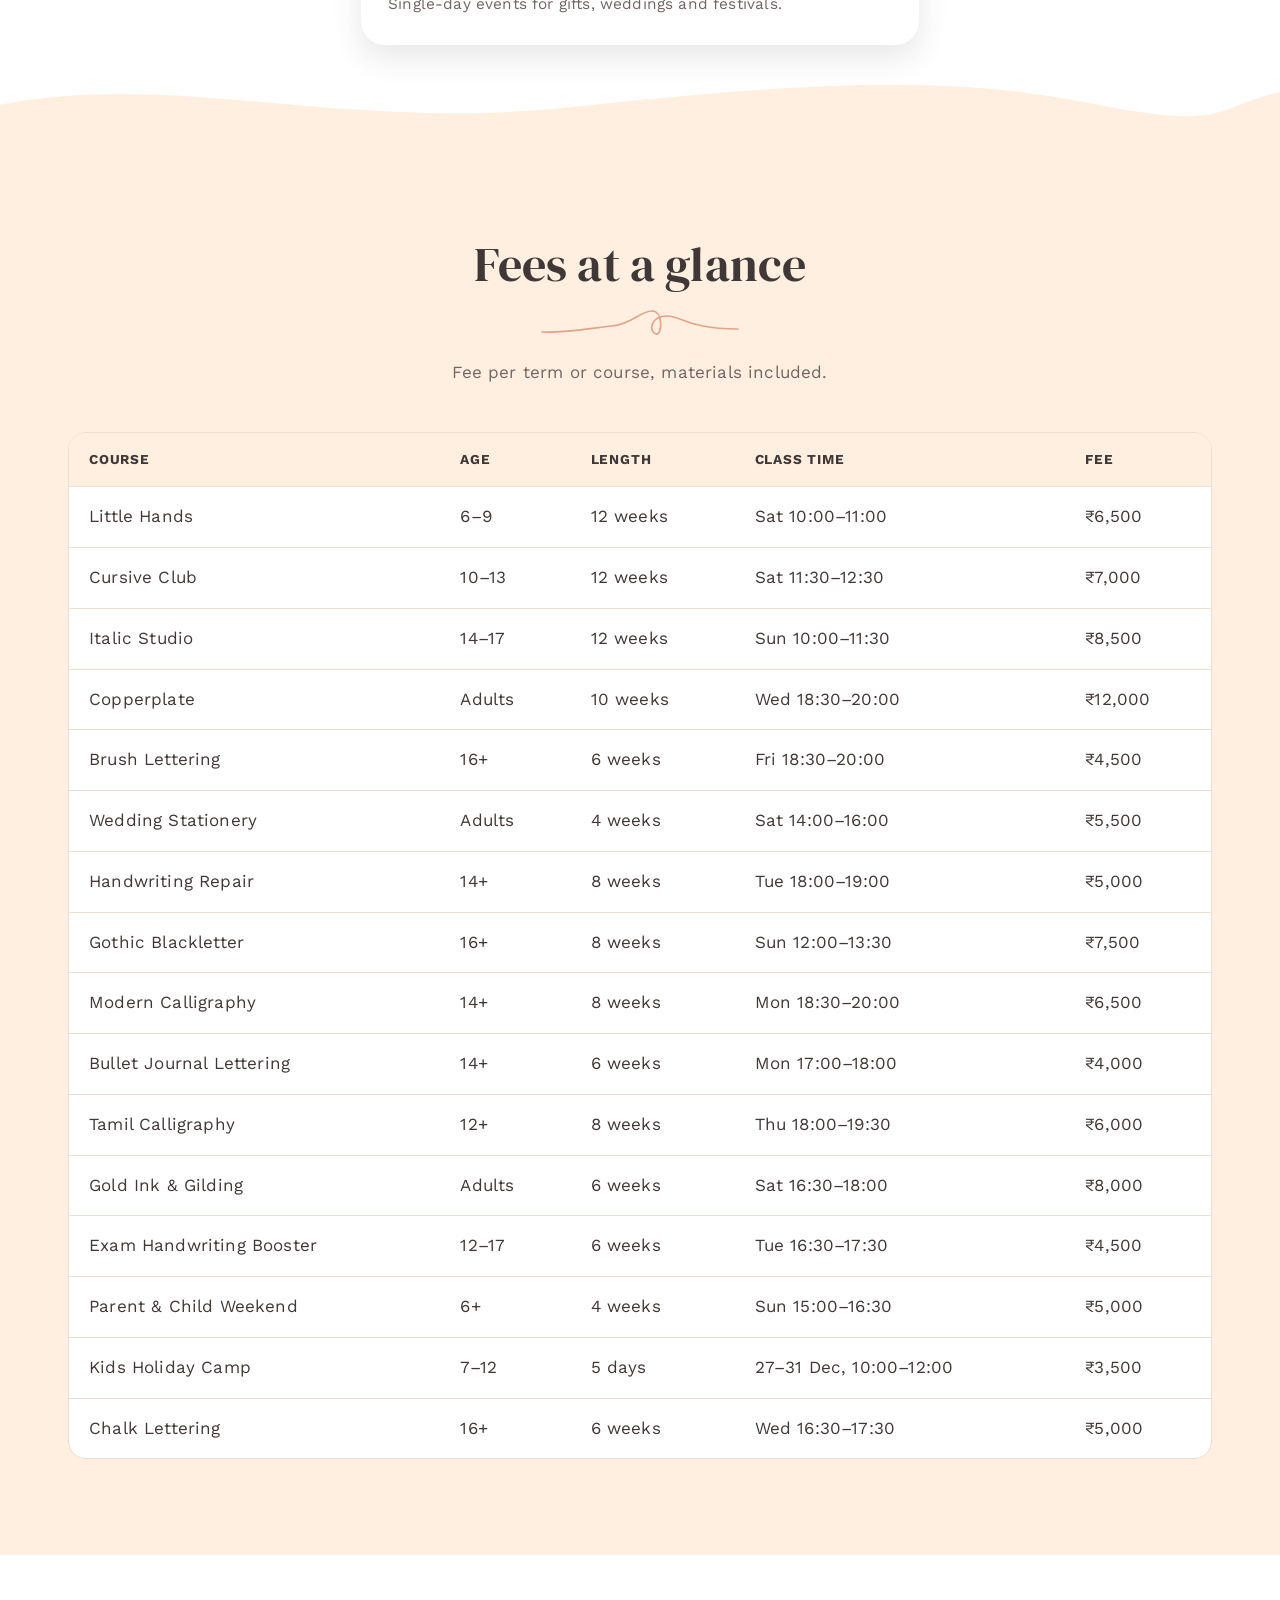
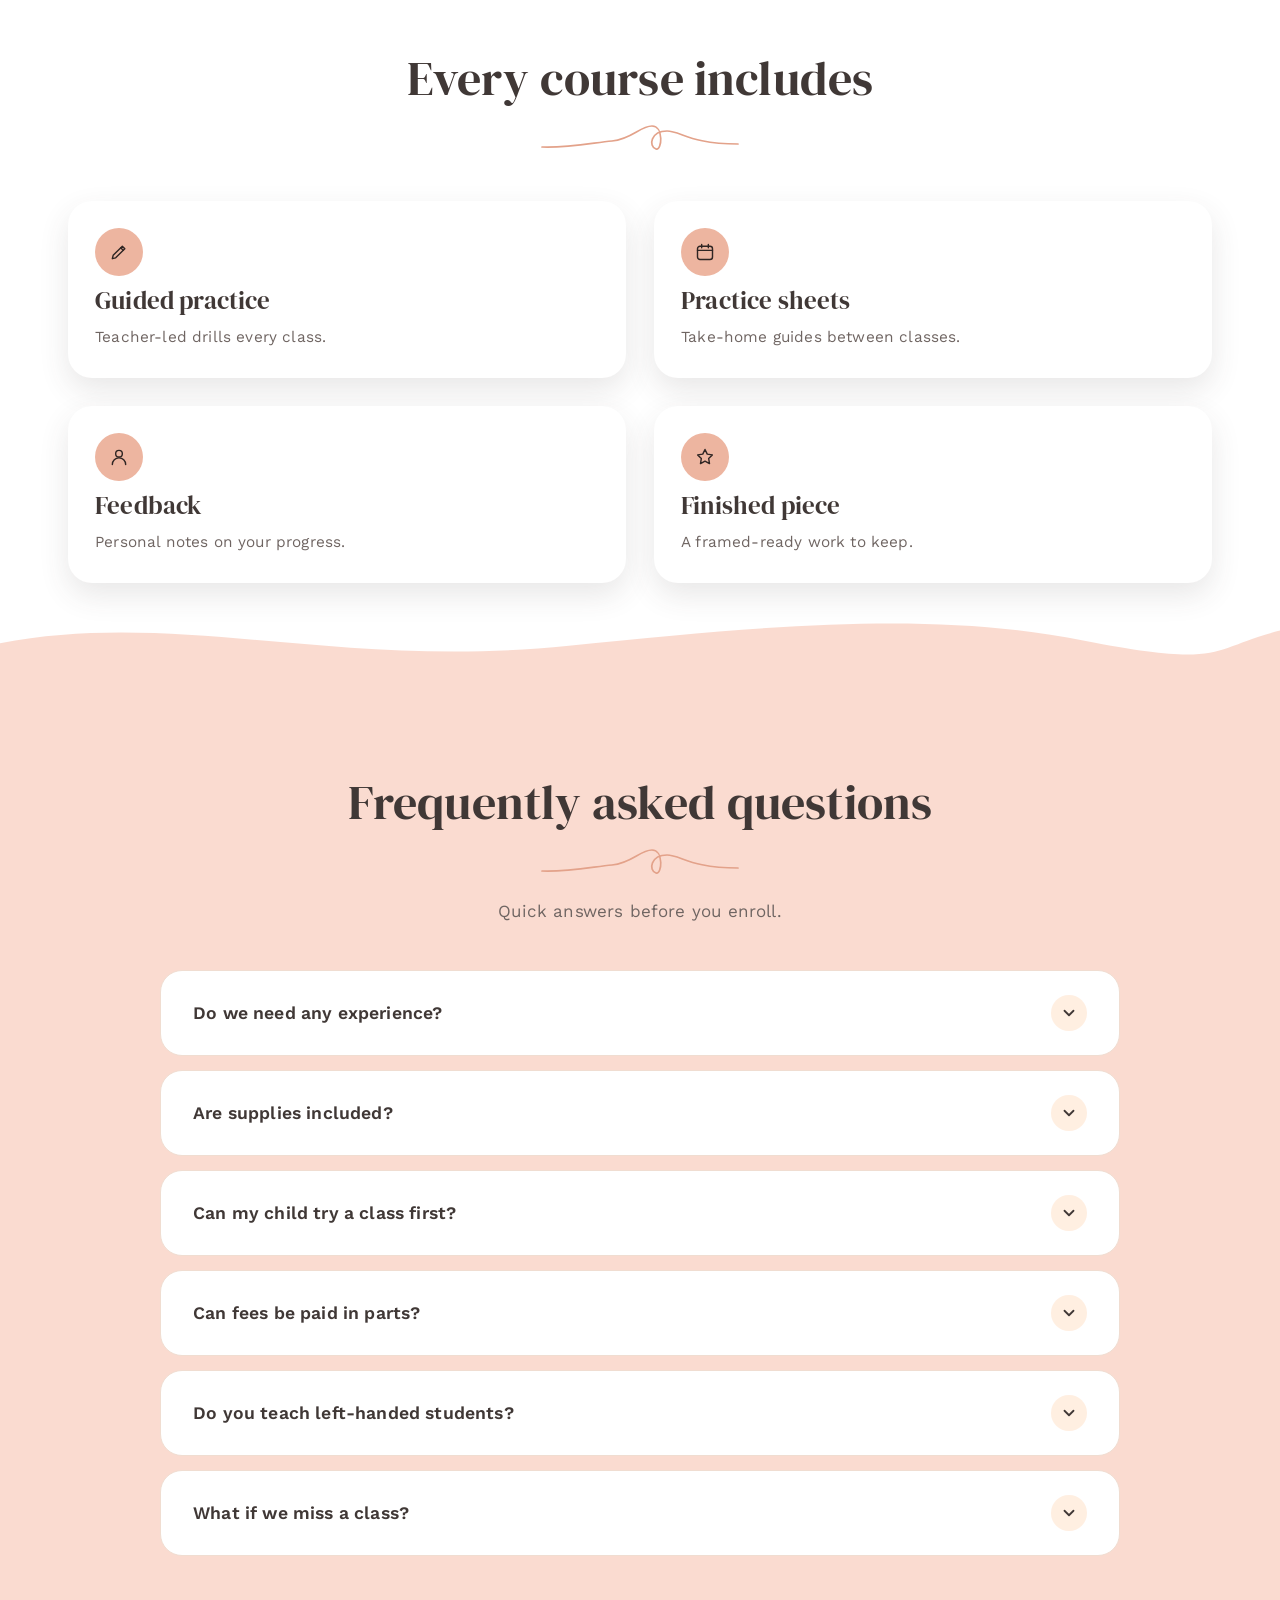
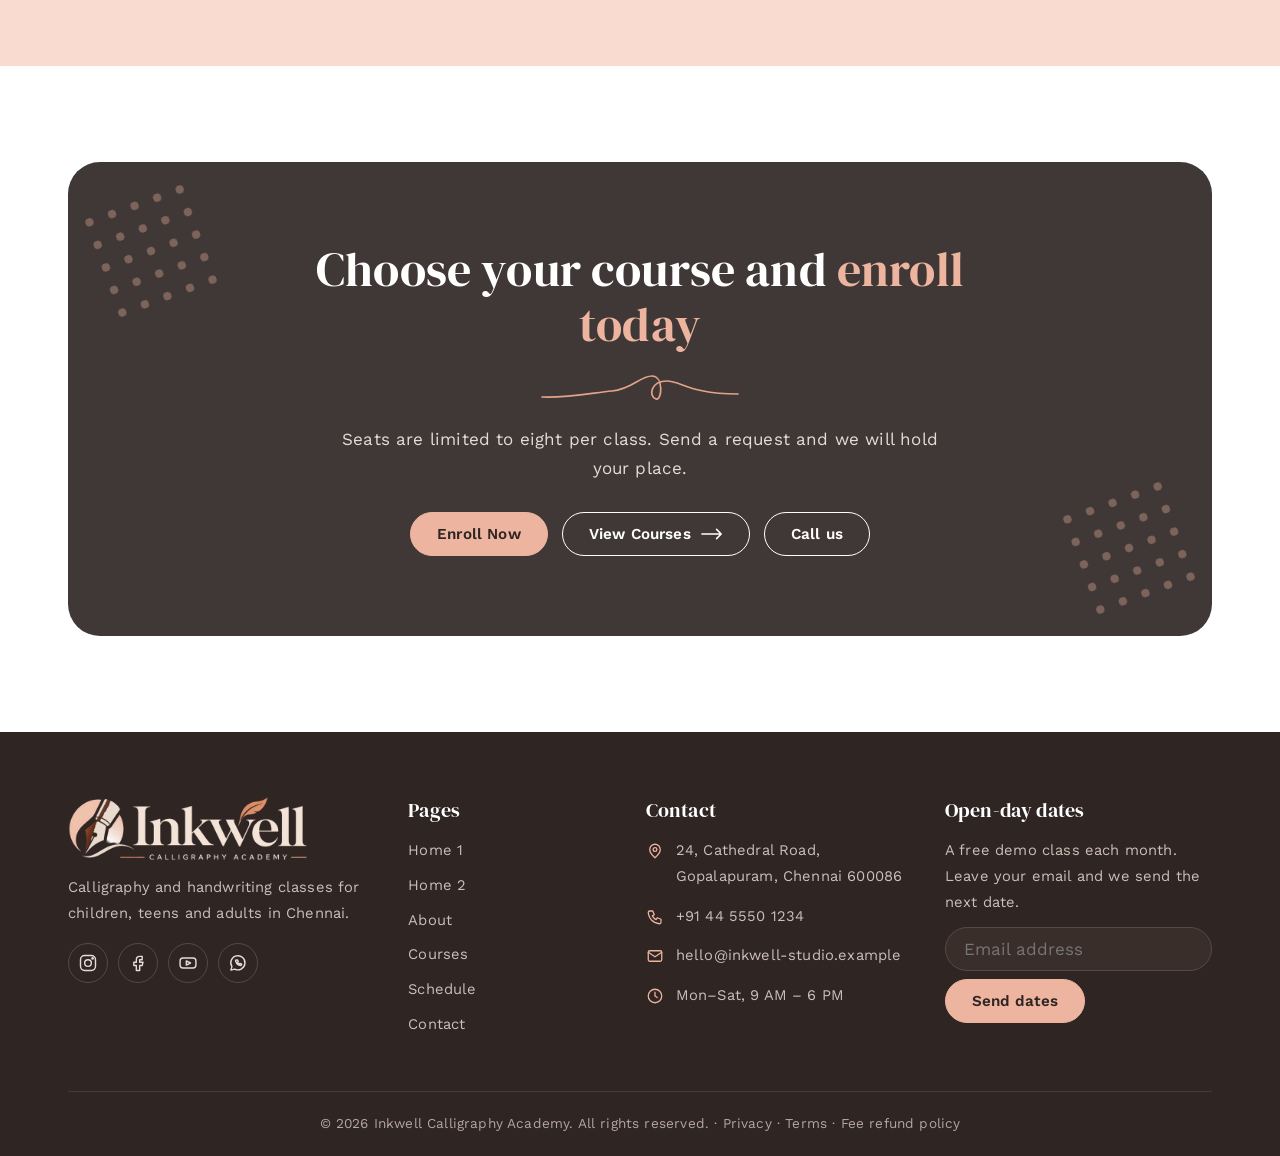
<file: courses.html>
<!DOCTYPE html>
<html lang="en" dir="ltr">
<head>
<meta charset="utf-8"><meta name="viewport" content="width=device-width, initial-scale=1">
<title>Courses — Inkwell Calligraphy Academy</title>
<meta name="description" content="Calligraphy courses, fees and timings by age and style.">
<link rel="icon" type="image/png" href="assets/images/favicon.png"><link rel="apple-touch-icon" href="assets/images/emblem.png">
<link rel="preconnect" href="https://fonts.googleapis.com"><link rel="preconnect" href="https://fonts.gstatic.com" crossorigin>
<link href="https://fonts.googleapis.com/css2?family=DM+Serif+Display&family=Work+Sans:wght@400;500;600&display=swap" rel="stylesheet">
<link rel="stylesheet" href="assets/css/style.css">
<script>try{var d=document.documentElement;d.dataset.theme=localStorage.getItem('theme')||'light';d.dir=localStorage.getItem('dir')||'ltr'}catch(e){}</script>
<script defer src="assets/js/main.js"></script>
</head>
<body data-page="courses">
<div id="loader" role="status" aria-live="polite"><div class="ld"><img class="ld-d" src="assets/images/logo.png" alt="Inkwell Calligraphy Academy"><img class="ld-l" src="assets/images/logo-light.png" alt=""><div class="ld-bar"><i></i></div><span class="sr">Loading…</span></div></div>
<noscript><style>#loader{display:none}</style></noscript>
<div id="site-nav"></div>
<main>
<section class="phero"><div class="wrap"><div><p class="eyebrow">Inkwell Calligraphy Academy</p><h1>Courses</h1><div class="swirl l"></div><p class="sub">Sixteen courses by age, level and favourite script.</p></div><img src="assets/images/pexels-photo-3826664.jpg" alt="Hello handwritten in calligraphy on brown paper" class="pimg" style="object-position:center" loading="eager" decoding="async" onerror="this.onerror=null;this.src='assets/images/pexels-photo-3826646.jpg'"></div></section>
<section class="sec  wv"><div class="wrap"><div class="head"><h2>All courses</h2><p>Four rows of four, each with a small class and a teacher beside you.</p></div><div class="grid g4"><article class="lvl"><div class="ph"><img src="assets/images/pexels-photo-37822452.jpg" alt="Handwriting practice close-up in a notebook" class="" style="object-position:center" loading="lazy" decoding="async" onerror="this.onerror=null;this.src='assets/images/pexels-photo-3826646.jpg'"><span class=badge>Popular</span></div><div class="lb"><span class="room">Studio 101 · Ages 6–9</span><h3>Little Hands</h3><p>Neat print and early cursive for young beginners.</p><div class="facts"><div><span>Class</span><b>Sat 10:00–11:00</b></div><div><span>Fee</span><b>₹6,500 / term</b></div></div><a class="btn btn-p" href="contact.html#enroll">Learn more <svg class="arr" viewBox="0 0 24 12" aria-hidden="true"><path d="M1 6h21M17 1l5 5-5 5"/></svg></a></div></article><article class="lvl"><div class="ph"><img src="assets/images/pexels-photo-210661.jpg" alt="Hand writing in a notebook with a blue pen" class="" style="object-position:center" loading="lazy" decoding="async" onerror="this.onerror=null;this.src='assets/images/pexels-photo-3826646.jpg'"></div><div class="lb"><span class="room">Studio 102 · Ages 10–13</span><h3>Cursive Club</h3><p>Fluent joined writing that is fast and clear.</p><div class="facts"><div><span>Class</span><b>Sat 11:30–12:30</b></div><div><span>Fee</span><b>₹7,000 / term</b></div></div><a class="btn btn-p" href="contact.html#enroll">Learn more <svg class="arr" viewBox="0 0 24 12" aria-hidden="true"><path d="M1 6h21M17 1l5 5-5 5"/></svg></a></div></article><article class="lvl"><div class="ph"><img src="assets/images/pexels-photo-3826650.jpg" alt="Calligraphy practice on brown kraft paper with calligraphy tools" class="" style="object-position:center" loading="lazy" decoding="async" onerror="this.onerror=null;this.src='assets/images/pexels-photo-3826646.jpg'"></div><div class="lb"><span class="room">Studio 201 · Ages 14–17</span><h3>Italic Studio</h3><p>A distinctive script for notes, art and cards.</p><div class="facts"><div><span>Class</span><b>Sun 10:00–11:30</b></div><div><span>Fee</span><b>₹8,500 / term</b></div></div><a class="btn btn-p" href="contact.html#enroll">Learn more <svg class="arr" viewBox="0 0 24 12" aria-hidden="true"><path d="M1 6h21M17 1l5 5-5 5"/></svg></a></div></article><article class="lvl"><div class="ph"><img src="assets/images/pexels-photo-3826646.jpg" alt="Hand practicing calligraphy at an artistic workspace" class="" style="object-position:center" loading="lazy" decoding="async" onerror="this.onerror=null;this.src='assets/images/pexels-photo-3826646.jpg'"><span class=badge>New batch</span></div><div class="lb"><span class="room">Studio 202 · Adults</span><h3>Copperplate</h3><p>Elegant pointed-pen script for envelopes and gifts.</p><div class="facts"><div><span>Class</span><b>Wed 18:30–20:00</b></div><div><span>Fee</span><b>₹12,000 / term</b></div></div><a class="btn btn-p" href="contact.html#enroll">Learn more <svg class="arr" viewBox="0 0 24 12" aria-hidden="true"><path d="M1 6h21M17 1l5 5-5 5"/></svg></a></div></article><article class="lvl"><div class="ph"><img src="assets/images/pexels-photo-3826653.jpg" alt="Calligraphy with ink and watercolor tools on a desk" class="" style="object-position:center" loading="lazy" decoding="async" onerror="this.onerror=null;this.src='assets/images/pexels-photo-3826646.jpg'"></div><div class="lb"><span class="room">Studio 301 · Ages 16+</span><h3>Brush Lettering</h3><p>Expressive modern lettering with brush pens.</p><div class="facts"><div><span>Class</span><b>Fri 18:30–20:00</b></div><div><span>Fee</span><b>₹4,500 / 6 weeks</b></div></div><a class="btn btn-p" href="contact.html#enroll">Learn more <svg class="arr" viewBox="0 0 24 12" aria-hidden="true"><path d="M1 6h21M17 1l5 5-5 5"/></svg></a></div></article><article class="lvl"><div class="ph"><img src="assets/images/pexels-photo-7430717.jpg" alt="Thank-you card resting on top of an envelope" class="" style="object-position:center" loading="lazy" decoding="async" onerror="this.onerror=null;this.src='assets/images/pexels-photo-3826646.jpg'"></div><div class="lb"><span class="room">Studio 302 · Adults</span><h3>Wedding Stationery</h3><p>Hand-lettered envelopes, place cards and invitations.</p><div class="facts"><div><span>Class</span><b>Sat 14:00–16:00</b></div><div><span>Fee</span><b>₹5,500 / 4 weeks</b></div></div><a class="btn btn-p" href="contact.html#enroll">Learn more <svg class="arr" viewBox="0 0 24 12" aria-hidden="true"><path d="M1 6h21M17 1l5 5-5 5"/></svg></a></div></article><article class="lvl"><div class="ph"><img src="assets/images/pexels-photo-3201466.jpg" alt="Hand holding a pen writing in a spiral notebook" class="" style="object-position:center" loading="lazy" decoding="async" onerror="this.onerror=null;this.src='assets/images/pexels-photo-3826646.jpg'"></div><div class="lb"><span class="room">Studio 103 · Ages 14+</span><h3>Handwriting Repair</h3><p>Rebuild legibility and speed for study and work.</p><div class="facts"><div><span>Class</span><b>Tue 18:00–19:00</b></div><div><span>Fee</span><b>₹5,000 / 8 weeks</b></div></div><a class="btn btn-p" href="contact.html#enroll">Learn more <svg class="arr" viewBox="0 0 24 12" aria-hidden="true"><path d="M1 6h21M17 1l5 5-5 5"/></svg></a></div></article><article class="lvl"><div class="ph"><img src="assets/images/pexels-photo-3826668.jpg" alt="Calligraphy session with an ink pen and craft materials" class="" style="object-position:center" loading="lazy" decoding="async" onerror="this.onerror=null;this.src='assets/images/pexels-photo-3826646.jpg'"></div><div class="lb"><span class="room">Studio 203 · Ages 16+</span><h3>Gothic Blackletter</h3><p>Bold, dramatic scripts for posters and art.</p><div class="facts"><div><span>Class</span><b>Sun 12:00–13:30</b></div><div><span>Fee</span><b>₹7,500 / 8 weeks</b></div></div><a class="btn btn-p" href="contact.html#enroll">Learn more <svg class="arr" viewBox="0 0 24 12" aria-hidden="true"><path d="M1 6h21M17 1l5 5-5 5"/></svg></a></div></article><article class="lvl"><div class="ph"><img src="assets/images/pexels-photo-3826674.jpg" alt="Hand writing a thank-you card in calligraphy on brown paper" class="" style="object-position:center" loading="lazy" decoding="async" onerror="this.onerror=null;this.src='assets/images/pexels-photo-3826646.jpg'"><span class=badge>New batch</span></div><div class="lb"><span class="room">Studio 303 · Ages 14+</span><h3>Modern Calligraphy</h3><p>Flowing everyday script with a contemporary twist.</p><div class="facts"><div><span>Class</span><b>Mon 18:30–20:00</b></div><div><span>Fee</span><b>₹6,500 / 8 weeks</b></div></div><a class="btn btn-p" href="contact.html#enroll">Learn more <svg class="arr" viewBox="0 0 24 12" aria-hidden="true"><path d="M1 6h21M17 1l5 5-5 5"/></svg></a></div></article><article class="lvl"><div class="ph"><img src="assets/images/pexels-photo-33887246.jpg" alt="Open notebook with a pen on a wooden desk" class="" style="object-position:center" loading="lazy" decoding="async" onerror="this.onerror=null;this.src='assets/images/pexels-photo-3826646.jpg'"></div><div class="lb"><span class="room">Studio 304 · Ages 14+</span><h3>Bullet Journal Lettering</h3><p>Headers, banners and doodles for planners.</p><div class="facts"><div><span>Class</span><b>Mon 17:00–18:00</b></div><div><span>Fee</span><b>₹4,000 / 6 weeks</b></div></div><a class="btn btn-p" href="contact.html#enroll">Learn more <svg class="arr" viewBox="0 0 24 12" aria-hidden="true"><path d="M1 6h21M17 1l5 5-5 5"/></svg></a></div></article><article class="lvl"><div class="ph"><img src="assets/images/pexels-photo-9478288.jpg" alt="Hand practicing traditional calligraphy with a brush on paper" class="" style="object-position:center" loading="lazy" decoding="async" onerror="this.onerror=null;this.src='assets/images/pexels-photo-3826646.jpg'"></div><div class="lb"><span class="room">Studio 305 · Ages 12+</span><h3>Tamil Calligraphy</h3><p>Graceful Tamil letterforms with brush and reed pens.</p><div class="facts"><div><span>Class</span><b>Thu 18:00–19:30</b></div><div><span>Fee</span><b>₹6,000 / 8 weeks</b></div></div><a class="btn btn-p" href="contact.html#enroll">Learn more <svg class="arr" viewBox="0 0 24 12" aria-hidden="true"><path d="M1 6h21M17 1l5 5-5 5"/></svg></a></div></article><article class="lvl"><div class="ph"><img src="assets/images/pexels-photo-3826658.jpg" alt="Calligraphy setup with ink, paper and eucalyptus leaves" class="" style="object-position:center" loading="lazy" decoding="async" onerror="this.onerror=null;this.src='assets/images/pexels-photo-3826646.jpg'"></div><div class="lb"><span class="room">Studio 306 · Adults</span><h3>Gold Ink &amp; Gilding</h3><p>Metallic inks and gilded finishes for special pieces.</p><div class="facts"><div><span>Class</span><b>Sat 16:30–18:00</b></div><div><span>Fee</span><b>₹8,000 / 6 weeks</b></div></div><a class="btn btn-p" href="contact.html#enroll">Learn more <svg class="arr" viewBox="0 0 24 12" aria-hidden="true"><path d="M1 6h21M17 1l5 5-5 5"/></svg></a></div></article><article class="lvl"><div class="ph"><img src="assets/images/pexels-photo-37811189.jpg" alt="Student writing notes in a classroom" class="" style="object-position:center" loading="lazy" decoding="async" onerror="this.onerror=null;this.src='assets/images/pexels-photo-3826646.jpg'"></div><div class="lb"><span class="room">Studio 104 · Ages 12–17</span><h3>Exam Handwriting Booster</h3><p>Write faster and neater for school exams.</p><div class="facts"><div><span>Class</span><b>Tue 16:30–17:30</b></div><div><span>Fee</span><b>₹4,500 / 6 weeks</b></div></div><a class="btn btn-p" href="contact.html#enroll">Learn more <svg class="arr" viewBox="0 0 24 12" aria-hidden="true"><path d="M1 6h21M17 1l5 5-5 5"/></svg></a></div></article><article class="lvl"><div class="ph"><img src="assets/images/pexels-photo-3826669.jpg" alt="I love you written on a tag beside eucalyptus leaves" class="" style="object-position:center" loading="lazy" decoding="async" onerror="this.onerror=null;this.src='assets/images/pexels-photo-3826646.jpg'"></div><div class="lb"><span class="room">Studio 105 · Ages 6+ with parent</span><h3>Parent &amp; Child Weekend</h3><p>Learn together in a relaxed Sunday session.</p><div class="facts"><div><span>Class</span><b>Sun 15:00–16:30</b></div><div><span>Fee</span><b>₹5,000 / 4 weeks</b></div></div><a class="btn btn-p" href="contact.html#enroll">Learn more <svg class="arr" viewBox="0 0 24 12" aria-hidden="true"><path d="M1 6h21M17 1l5 5-5 5"/></svg></a></div></article><article class="lvl"><div class="ph"><img src="assets/images/pexels-photo-3826666.jpg" alt="Hello written in calligraphy on kraft paper with ink and pen" class="" style="object-position:center" loading="lazy" decoding="async" onerror="this.onerror=null;this.src='assets/images/pexels-photo-3826646.jpg'"><span class=badge>Dec camp</span></div><div class="lb"><span class="room">Studio 106 · Ages 7–12</span><h3>Kids Holiday Camp</h3><p>Five mornings of letters, doodles and crafts.</p><div class="facts"><div><span>Class</span><b>27–31 Dec, 10:00–12:00</b></div><div><span>Fee</span><b>₹3,500 / camp</b></div></div><a class="btn btn-p" href="contact.html#enroll">Learn more <svg class="arr" viewBox="0 0 24 12" aria-hidden="true"><path d="M1 6h21M17 1l5 5-5 5"/></svg></a></div></article><article class="lvl"><div class="ph"><img src="assets/images/quote-791953.jpg" alt="Quote written in chalk on a chalkboard" class="" style="object-position:center" loading="lazy" decoding="async" onerror="this.onerror=null;this.src='assets/images/pexels-photo-3826646.jpg'"></div><div class="lb"><span class="room">Studio 307 · Ages 16+</span><h3>Chalk Lettering</h3><p>Chalk boards and signs for cafes and events.</p><div class="facts"><div><span>Class</span><b>Wed 16:30–17:30</b></div><div><span>Fee</span><b>₹5,000 / 6 weeks</b></div></div><a class="btn btn-p" href="contact.html#enroll">Learn more <svg class="arr" viewBox="0 0 24 12" aria-hidden="true"><path d="M1 6h21M17 1l5 5-5 5"/></svg></a></div></article></div></div></section>
<section class="sec alt wv"><div class="wrap"><div class="head"><h2>Courses by style</h2><p>Pick a script to explore.</p></div><div class="grid g4"><article class="lvl"><div class="ph"><img src="assets/images/pexels-photo-3826667.jpg" alt="Hello written in ink on parchment paper" class="" style="object-position:center" loading="lazy" decoding="async" onerror="this.onerror=null;this.src='assets/images/pexels-photo-3826646.jpg'"></div><div class="lb"><h3>Italic</h3><p>Upright broad-edge script.</p><div class="facts"><div><span>Level</span><b>Beginner</b></div><div><span>From</span><b>₹8,500</b></div></div><a class="btn btn-p" href="contact.html#enroll">Learn more <svg class="arr" viewBox="0 0 24 12" aria-hidden="true"><path d="M1 6h21M17 1l5 5-5 5"/></svg></a></div></article><article class="lvl"><div class="ph"><img src="assets/images/pexels-photo-3826675.jpg" alt="Writing thank you on a tag with a fountain pen beside eucalyptus" class="" style="object-position:center" loading="lazy" decoding="async" onerror="this.onerror=null;this.src='assets/images/pexels-photo-3826646.jpg'"></div><div class="lb"><h3>Copperplate</h3><p>Pointed-pen flowing script.</p><div class="facts"><div><span>Level</span><b>Beginner–Mid</b></div><div><span>From</span><b>₹12,000</b></div></div><a class="btn btn-p" href="contact.html#enroll">Learn more <svg class="arr" viewBox="0 0 24 12" aria-hidden="true"><path d="M1 6h21M17 1l5 5-5 5"/></svg></a></div></article><article class="lvl"><div class="ph"><img src="assets/images/pexels-photo-8844017.jpg" alt="Close-up of a person practicing calligraphy with traditional brushes" class="" style="object-position:center" loading="lazy" decoding="async" onerror="this.onerror=null;this.src='assets/images/pexels-photo-3826646.jpg'"></div><div class="lb"><h3>Brush Lettering</h3><p>Expressive modern lettering.</p><div class="facts"><div><span>Level</span><b>All levels</b></div><div><span>From</span><b>₹4,500</b></div></div><a class="btn btn-p" href="contact.html#enroll">Learn more <svg class="arr" viewBox="0 0 24 12" aria-hidden="true"><path d="M1 6h21M17 1l5 5-5 5"/></svg></a></div></article><article class="lvl"><div class="ph"><img src="assets/images/pexels-photo-834897.jpg" alt="Woman concentrating while writing in a notebook" class="" style="object-position:center" loading="lazy" decoding="async" onerror="this.onerror=null;this.src='assets/images/pexels-photo-3826646.jpg'"></div><div class="lb"><h3>Everyday Hand</h3><p>Clear, tidy daily writing.</p><div class="facts"><div><span>Level</span><b>All levels</b></div><div><span>From</span><b>₹5,000</b></div></div><a class="btn btn-p" href="contact.html#enroll">Learn more <svg class="arr" viewBox="0 0 24 12" aria-hidden="true"><path d="M1 6h21M17 1l5 5-5 5"/></svg></a></div></article></div></div></section>
<section class="sec  wv"><div class="wrap"><div class="head"><h2>Class formats</h2><p>The same teaching, three ways to attend.</p></div><div class="grid "><div class="card"><div class="ic"><svg viewBox="0 0 24 24" aria-hidden="true"><circle cx="12" cy="8" r="4"/><path d="M4 21a8 8 0 0 1 16 0"/></svg></div><h3>Group classes</h3><p>Up to eight students: the most popular format.</p></div><div class="card"><div class="ic"><svg viewBox="0 0 24 24" aria-hidden="true"><path d="M4 20l1-4L16 5l3 3L8 19z"/><path d="M14 7l3 3"/></svg></div><h3>Private lessons</h3><p>One to one, scheduled around you (extra fee).</p></div><div class="card"><div class="ic"><svg viewBox="0 0 24 24" aria-hidden="true"><rect x="3" y="5" width="18" height="16" rx="3"/><path d="M3 10h18M8 3v4M16 3v4"/></svg></div><h3>Workshops</h3><p>Single-day events for gifts, weddings and festivals.</p></div></div></div></section>
<section class="sec alt wv"><div class="wrap"><div class="head"><h2>Fees at a glance</h2><p>Fee per term or course, materials included.</p></div><div class="tbl"><table><thead><tr><th>Course</th><th>Age</th><th>Length</th><th>Class time</th><th>Fee</th></tr></thead><tbody><tr><td data-label="Course">Little Hands</td><td data-label="Age">6–9</td><td data-label="Length">12 weeks</td><td data-label="Class time">Sat 10:00–11:00</td><td data-label="Fee">₹6,500</td></tr><tr><td data-label="Course">Cursive Club</td><td data-label="Age">10–13</td><td data-label="Length">12 weeks</td><td data-label="Class time">Sat 11:30–12:30</td><td data-label="Fee">₹7,000</td></tr><tr><td data-label="Course">Italic Studio</td><td data-label="Age">14–17</td><td data-label="Length">12 weeks</td><td data-label="Class time">Sun 10:00–11:30</td><td data-label="Fee">₹8,500</td></tr><tr><td data-label="Course">Copperplate</td><td data-label="Age">Adults</td><td data-label="Length">10 weeks</td><td data-label="Class time">Wed 18:30–20:00</td><td data-label="Fee">₹12,000</td></tr><tr><td data-label="Course">Brush Lettering</td><td data-label="Age">16+</td><td data-label="Length">6 weeks</td><td data-label="Class time">Fri 18:30–20:00</td><td data-label="Fee">₹4,500</td></tr><tr><td data-label="Course">Wedding Stationery</td><td data-label="Age">Adults</td><td data-label="Length">4 weeks</td><td data-label="Class time">Sat 14:00–16:00</td><td data-label="Fee">₹5,500</td></tr><tr><td data-label="Course">Handwriting Repair</td><td data-label="Age">14+</td><td data-label="Length">8 weeks</td><td data-label="Class time">Tue 18:00–19:00</td><td data-label="Fee">₹5,000</td></tr><tr><td data-label="Course">Gothic Blackletter</td><td data-label="Age">16+</td><td data-label="Length">8 weeks</td><td data-label="Class time">Sun 12:00–13:30</td><td data-label="Fee">₹7,500</td></tr><tr><td data-label="Course">Modern Calligraphy</td><td data-label="Age">14+</td><td data-label="Length">8 weeks</td><td data-label="Class time">Mon 18:30–20:00</td><td data-label="Fee">₹6,500</td></tr><tr><td data-label="Course">Bullet Journal Lettering</td><td data-label="Age">14+</td><td data-label="Length">6 weeks</td><td data-label="Class time">Mon 17:00–18:00</td><td data-label="Fee">₹4,000</td></tr><tr><td data-label="Course">Tamil Calligraphy</td><td data-label="Age">12+</td><td data-label="Length">8 weeks</td><td data-label="Class time">Thu 18:00–19:30</td><td data-label="Fee">₹6,000</td></tr><tr><td data-label="Course">Gold Ink &amp; Gilding</td><td data-label="Age">Adults</td><td data-label="Length">6 weeks</td><td data-label="Class time">Sat 16:30–18:00</td><td data-label="Fee">₹8,000</td></tr><tr><td data-label="Course">Exam Handwriting Booster</td><td data-label="Age">12–17</td><td data-label="Length">6 weeks</td><td data-label="Class time">Tue 16:30–17:30</td><td data-label="Fee">₹4,500</td></tr><tr><td data-label="Course">Parent &amp; Child Weekend</td><td data-label="Age">6+</td><td data-label="Length">4 weeks</td><td data-label="Class time">Sun 15:00–16:30</td><td data-label="Fee">₹5,000</td></tr><tr><td data-label="Course">Kids Holiday Camp</td><td data-label="Age">7–12</td><td data-label="Length">5 days</td><td data-label="Class time">27–31 Dec, 10:00–12:00</td><td data-label="Fee">₹3,500</td></tr><tr><td data-label="Course">Chalk Lettering</td><td data-label="Age">16+</td><td data-label="Length">6 weeks</td><td data-label="Class time">Wed 16:30–17:30</td><td data-label="Fee">₹5,000</td></tr></tbody></table></div></div></section>
<section class="sec  wv"><div class="wrap"><div class="head"><h2>Every course includes</h2></div><div class="grid g4"><div class="card"><div class="ic"><svg viewBox="0 0 24 24" aria-hidden="true"><path d="M4 20l1-4L16 5l3 3L8 19z"/><path d="M14 7l3 3"/></svg></div><h3>Guided practice</h3><p>Teacher-led drills every class.</p></div><div class="card"><div class="ic"><svg viewBox="0 0 24 24" aria-hidden="true"><rect x="3" y="5" width="18" height="16" rx="3"/><path d="M3 10h18M8 3v4M16 3v4"/></svg></div><h3>Practice sheets</h3><p>Take-home guides between classes.</p></div><div class="card"><div class="ic"><svg viewBox="0 0 24 24" aria-hidden="true"><circle cx="12" cy="8" r="4"/><path d="M4 21a8 8 0 0 1 16 0"/></svg></div><h3>Feedback</h3><p>Personal notes on your progress.</p></div><div class="card"><div class="ic"><svg viewBox="0 0 24 24" aria-hidden="true"><path d="M12 3l2.7 5.6 6.1.9-4.4 4.3 1 6.1L12 17l-5.4 2.9 1-6.1L3.2 9.5l6.1-.9z"/></svg></div><h3>Finished piece</h3><p>A framed-ready work to keep.</p></div></div></div></section>
<section class="sec pch wv"><div class="wrap"><div class="head"><h2>Frequently asked questions</h2><p>Quick answers before you enroll.</p></div><div class="faqw"><details><summary>Do we need any experience?</summary><p>No. Every course begins with posture, pen hold and basic strokes, and each group is paced for its age.</p></details><details><summary>Are supplies included?</summary><p>Starter supplies (pens, nibs, ink and practice sheets) are used in class. A take-home kit is available for an extra fee.</p></details><details><summary>Can my child try a class first?</summary><p>Yes. We hold a free demo class every month; join the open-day list to get the next date.</p></details><details><summary>Can fees be paid in parts?</summary><p>Term fees can be paid in two instalments. Ask us when you enroll.</p></details><details><summary>Do you teach left-handed students?</summary><p>Yes. We adjust paper angle, pen choice and posture for left-handed writers.</p></details><details><summary>What if we miss a class?</summary><p>One missed class per term can be made up in another batch of the same course.</p></details></div></div></section>
<section class="sec  wv"><div class="wrap"><div class="cta"><span class="dots"></span><span class="dots r"></span><h2>Choose your course and <em>enroll today</em></h2><div class="swirl"></div><p>Seats are limited to eight per class. Send a request and we will hold your place.</p><div class="btns"><a class="btn btn-p" href="contact.html#enroll">Enroll Now</a><a class="btn" href="courses.html">View Courses <svg class="arr" viewBox="0 0 24 12" aria-hidden="true"><path d="M1 6h21M17 1l5 5-5 5"/></svg></a><a class="btn" href="tel:+914455501234">Call us</a></div></div></div></section>
</main>
<div id="site-footer"></div>
</body></html>
</file>
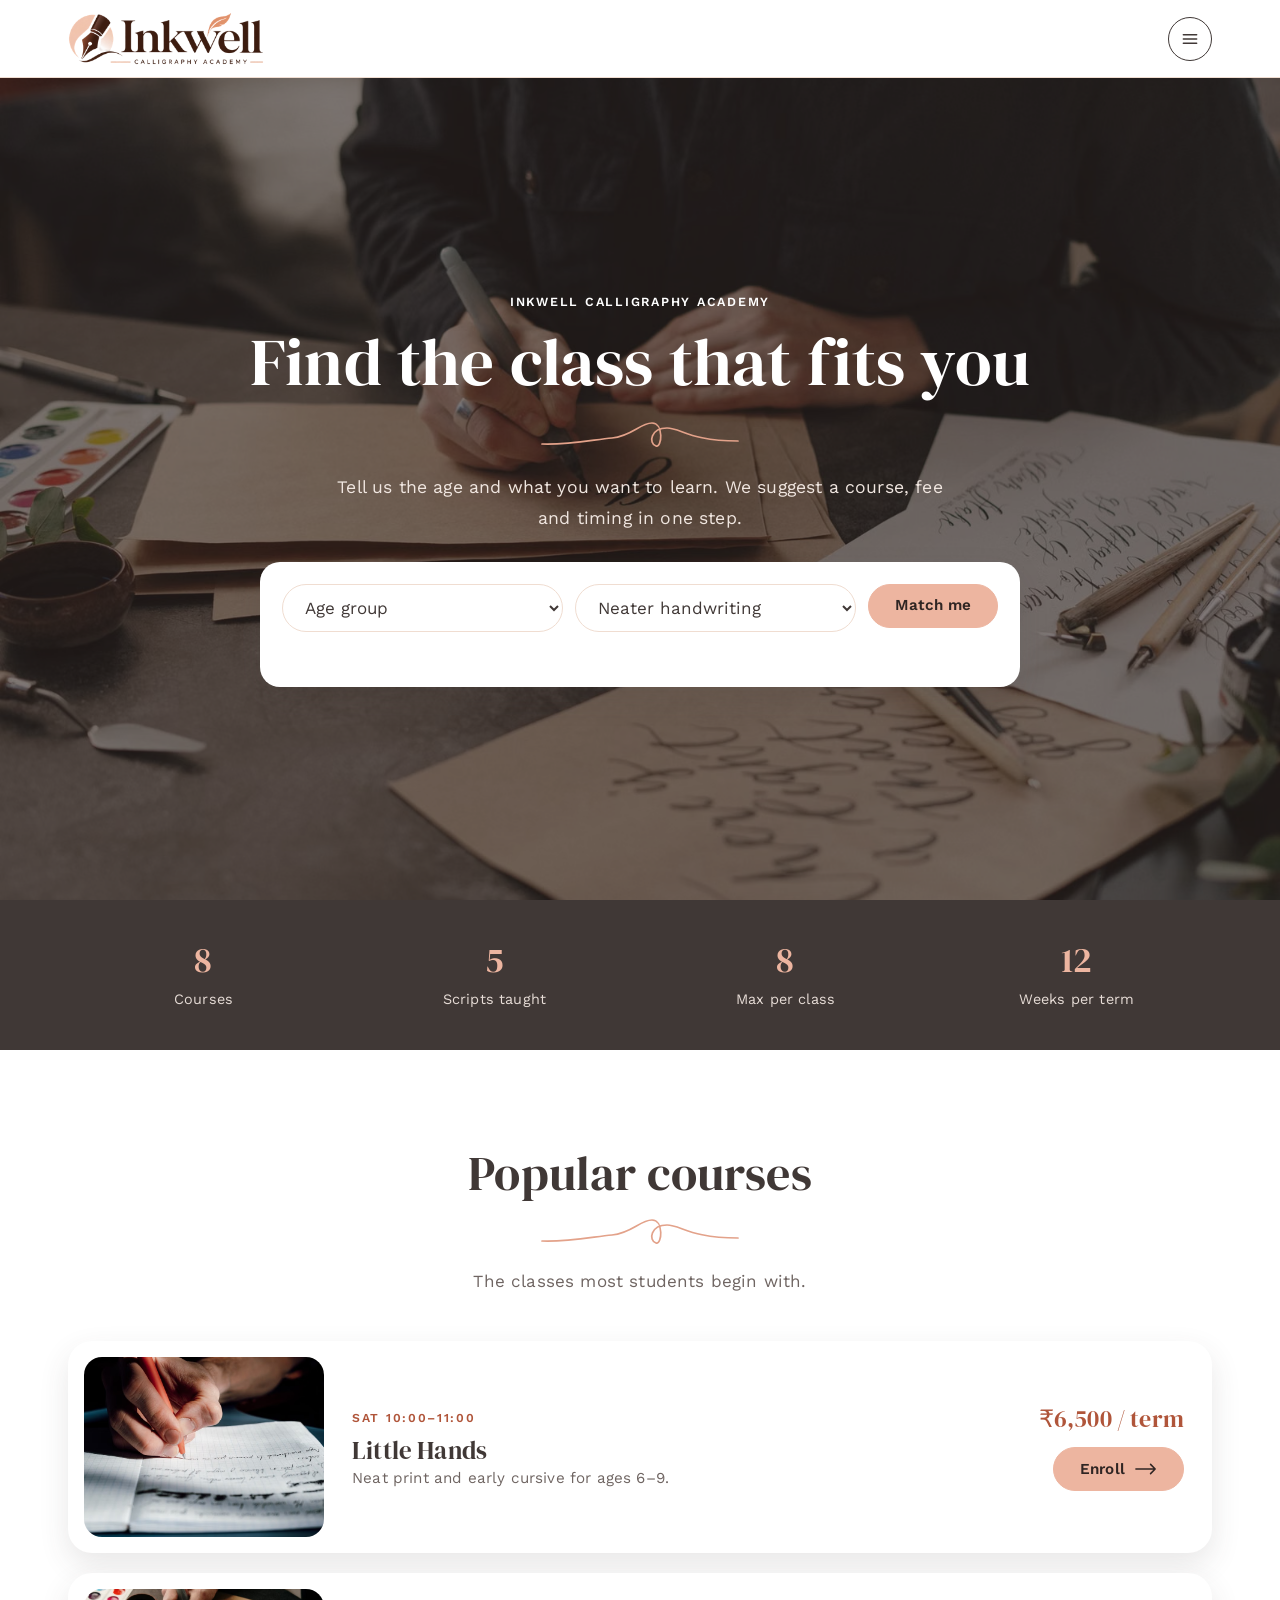
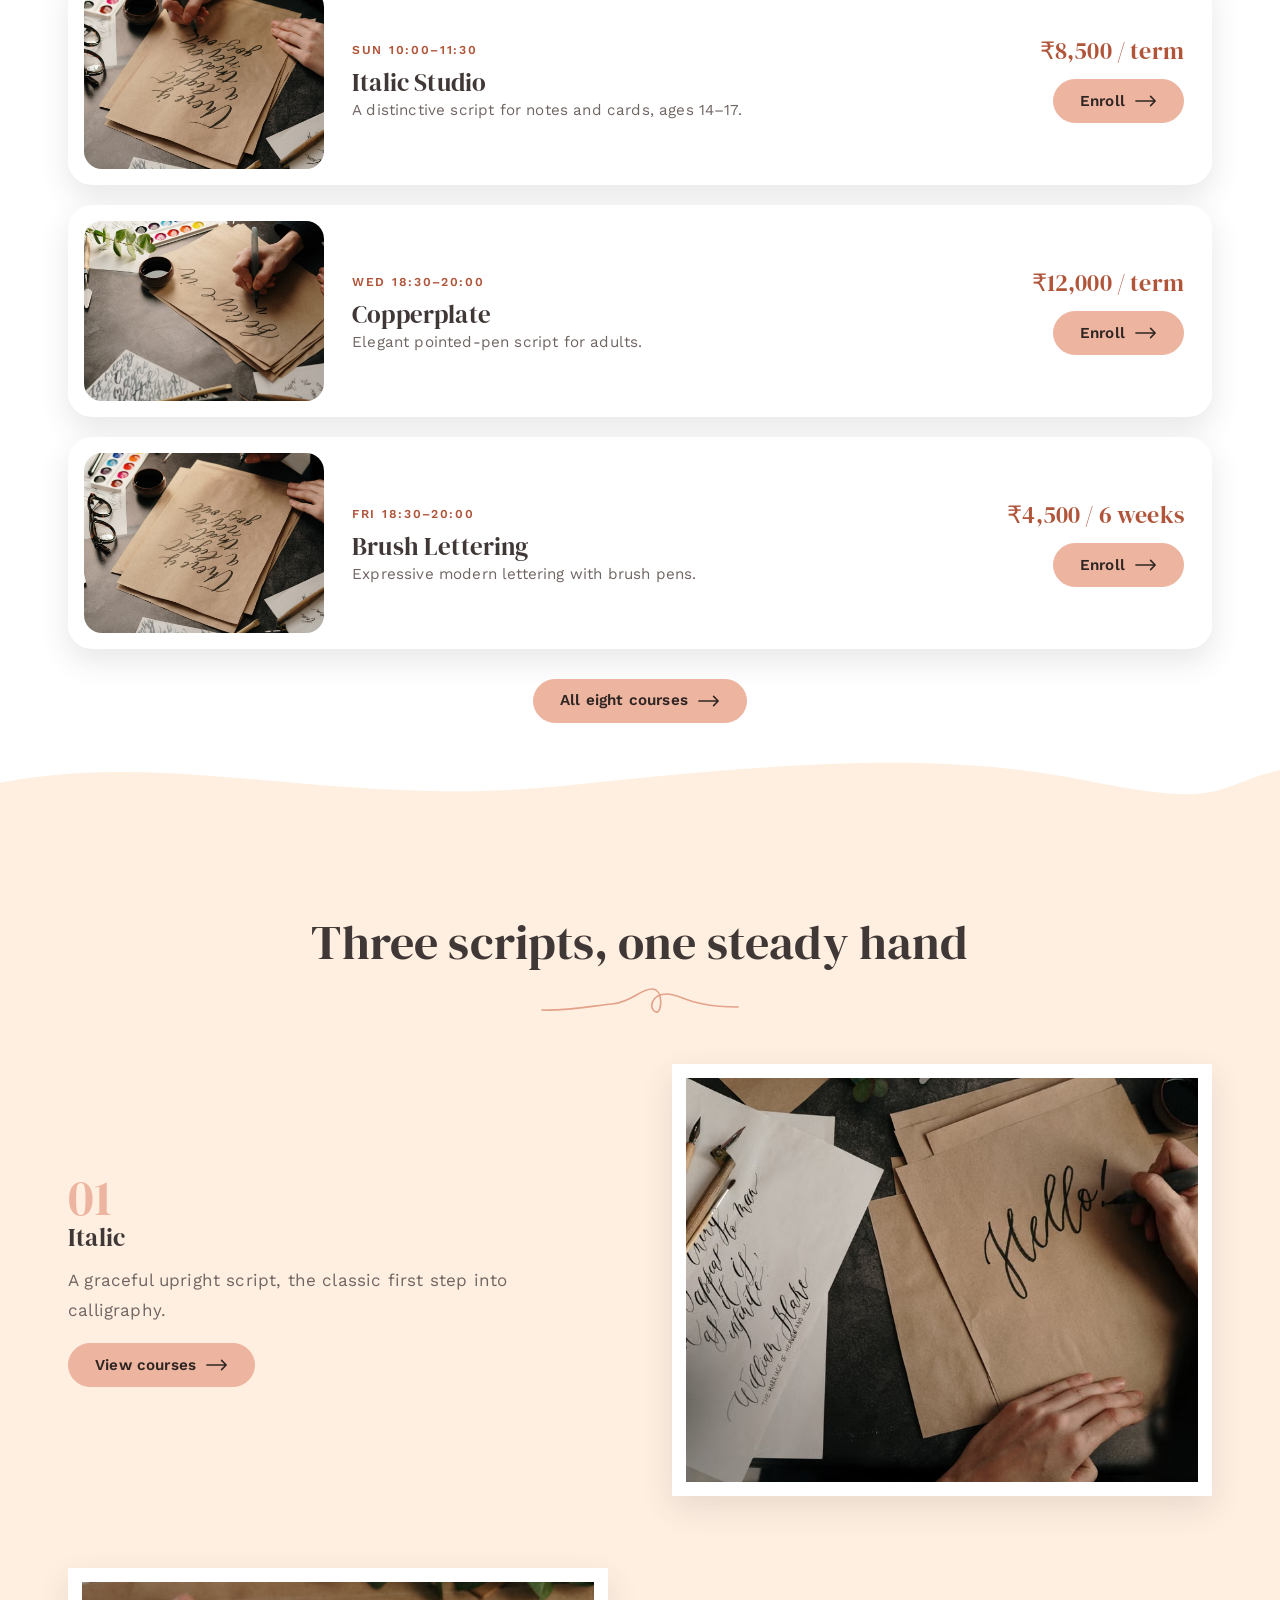
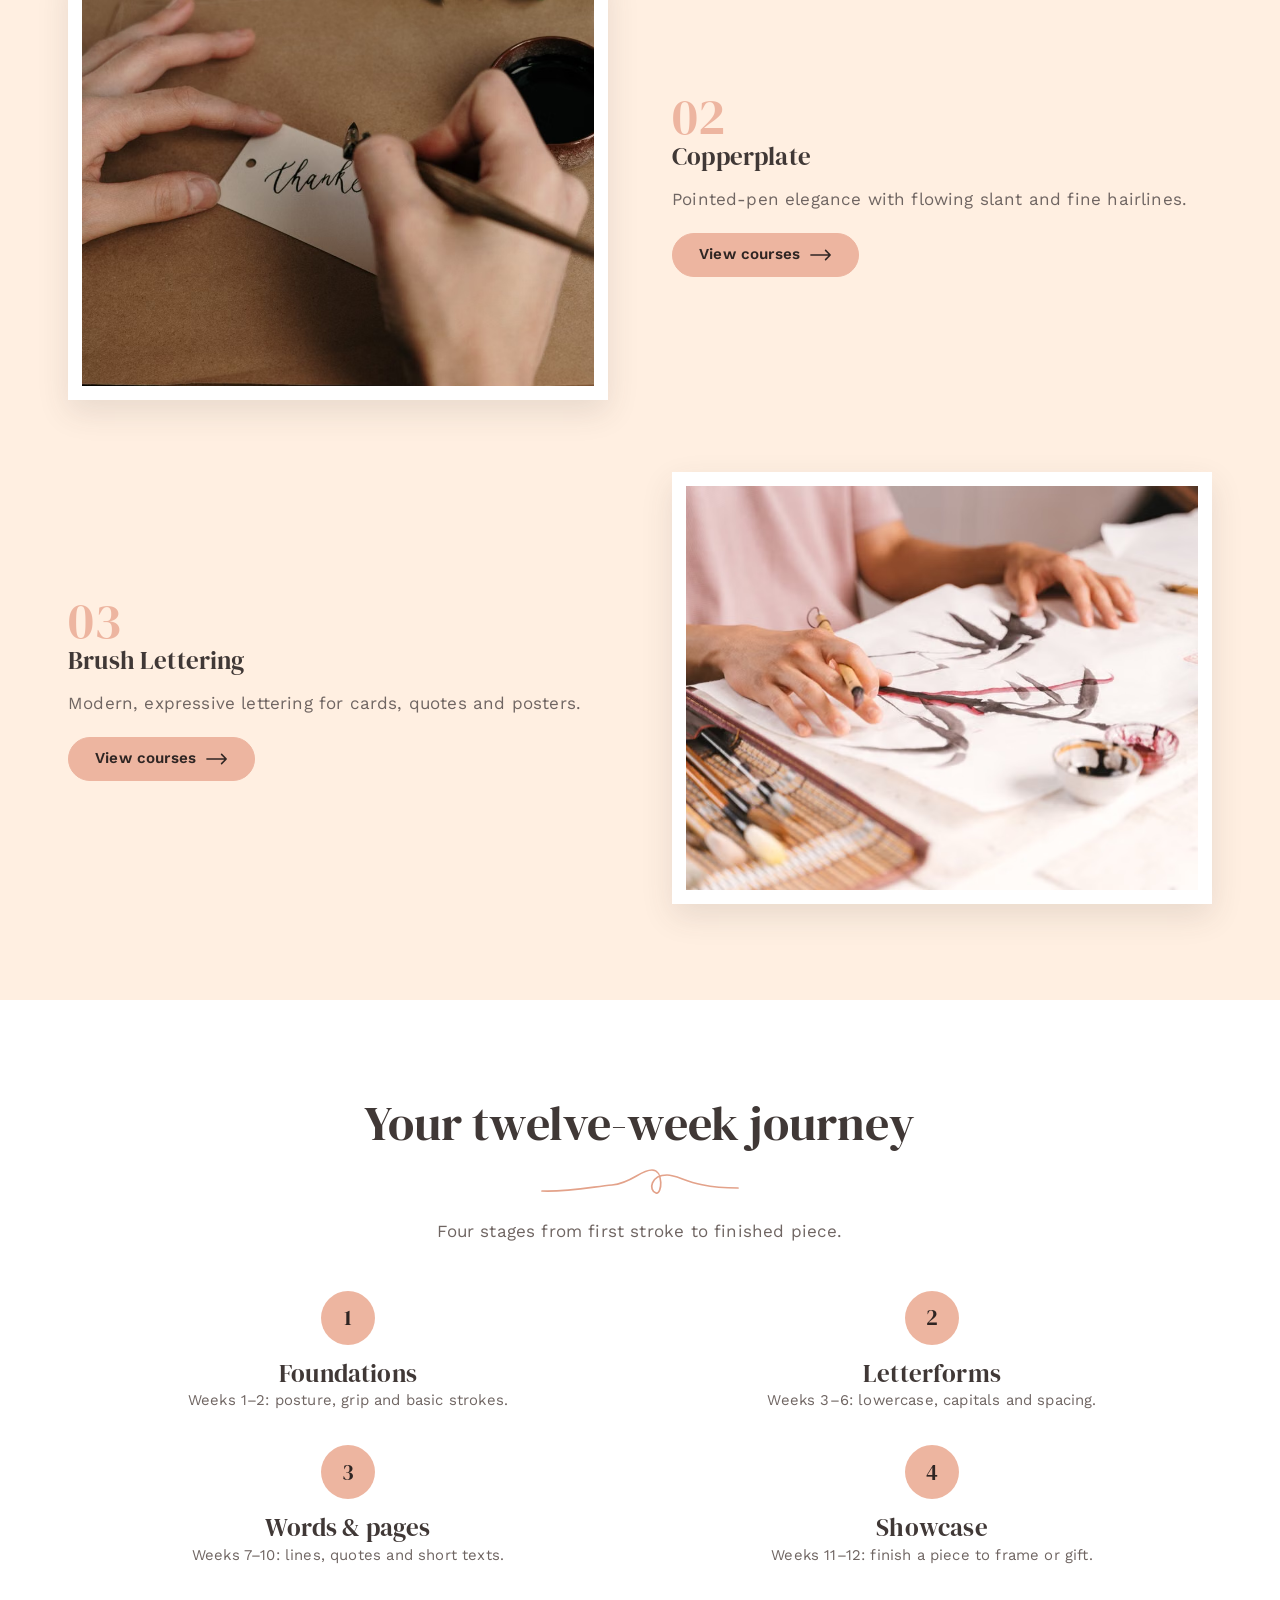
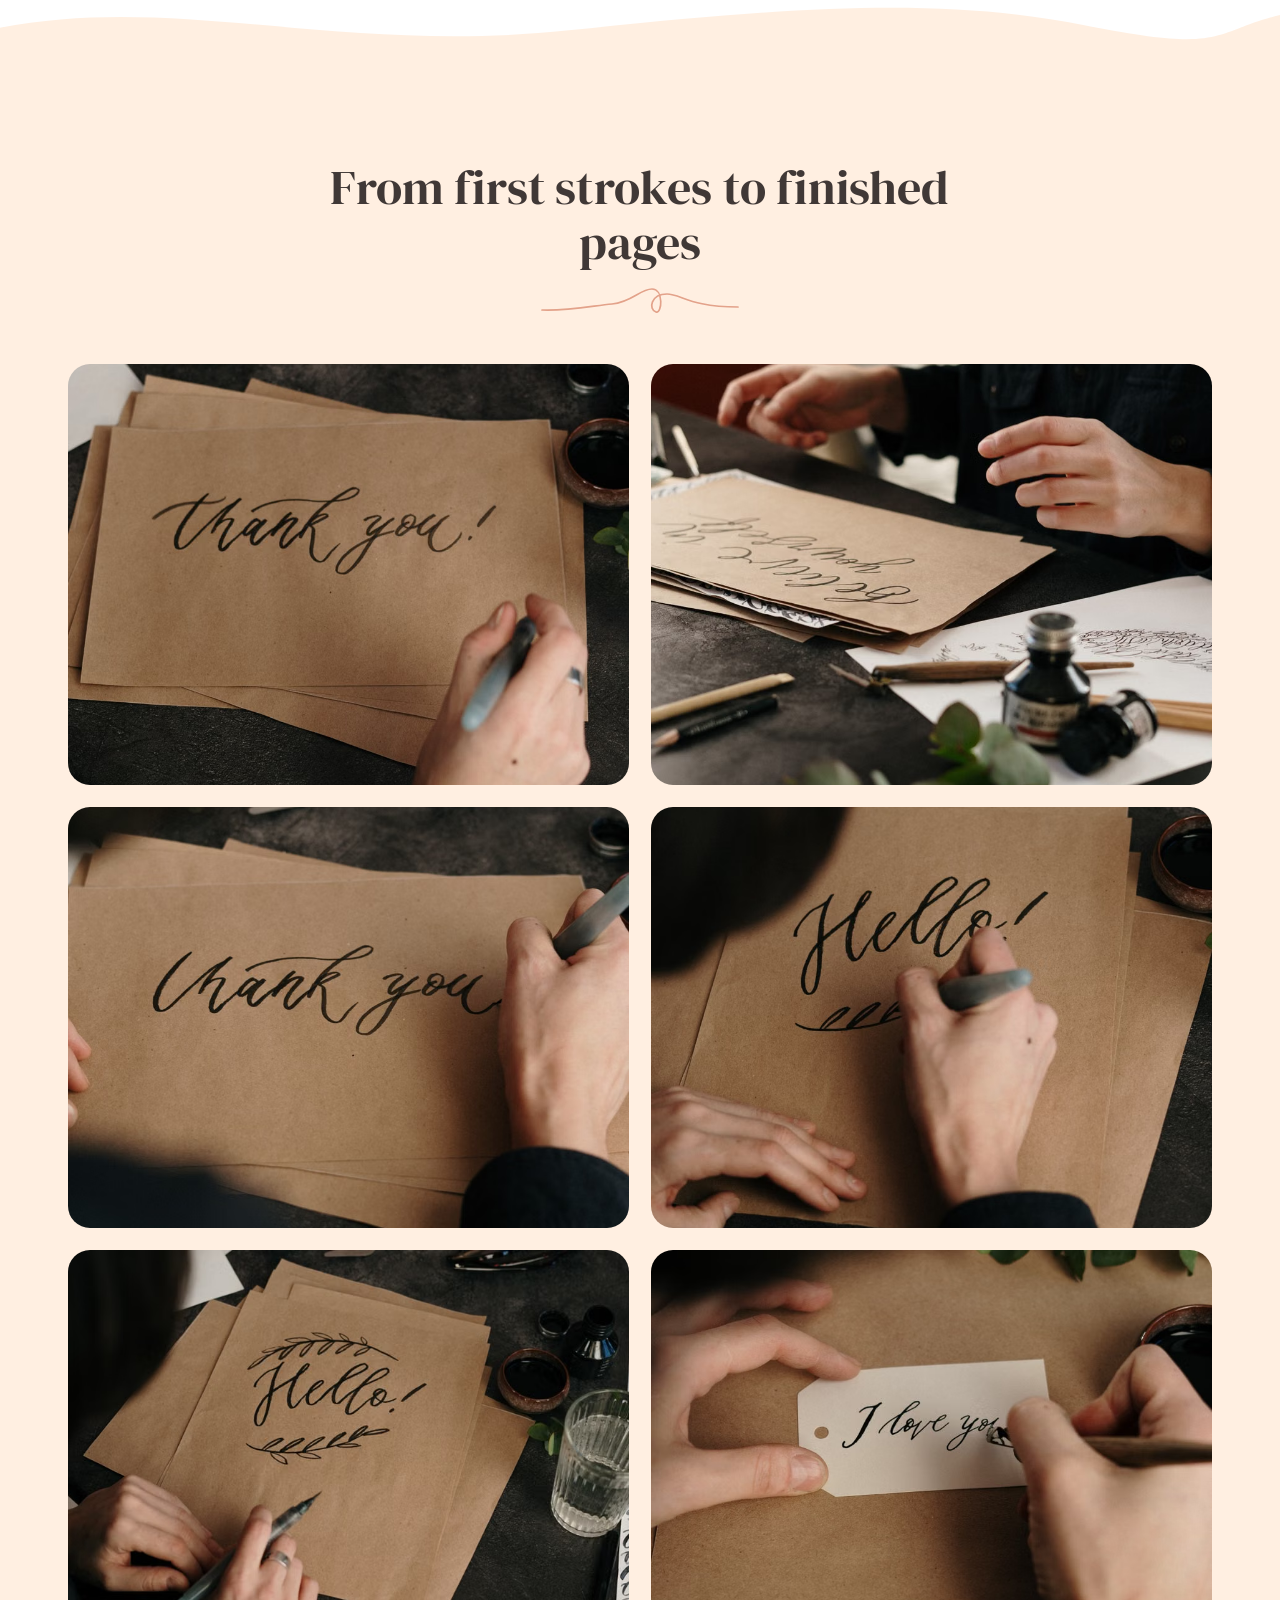
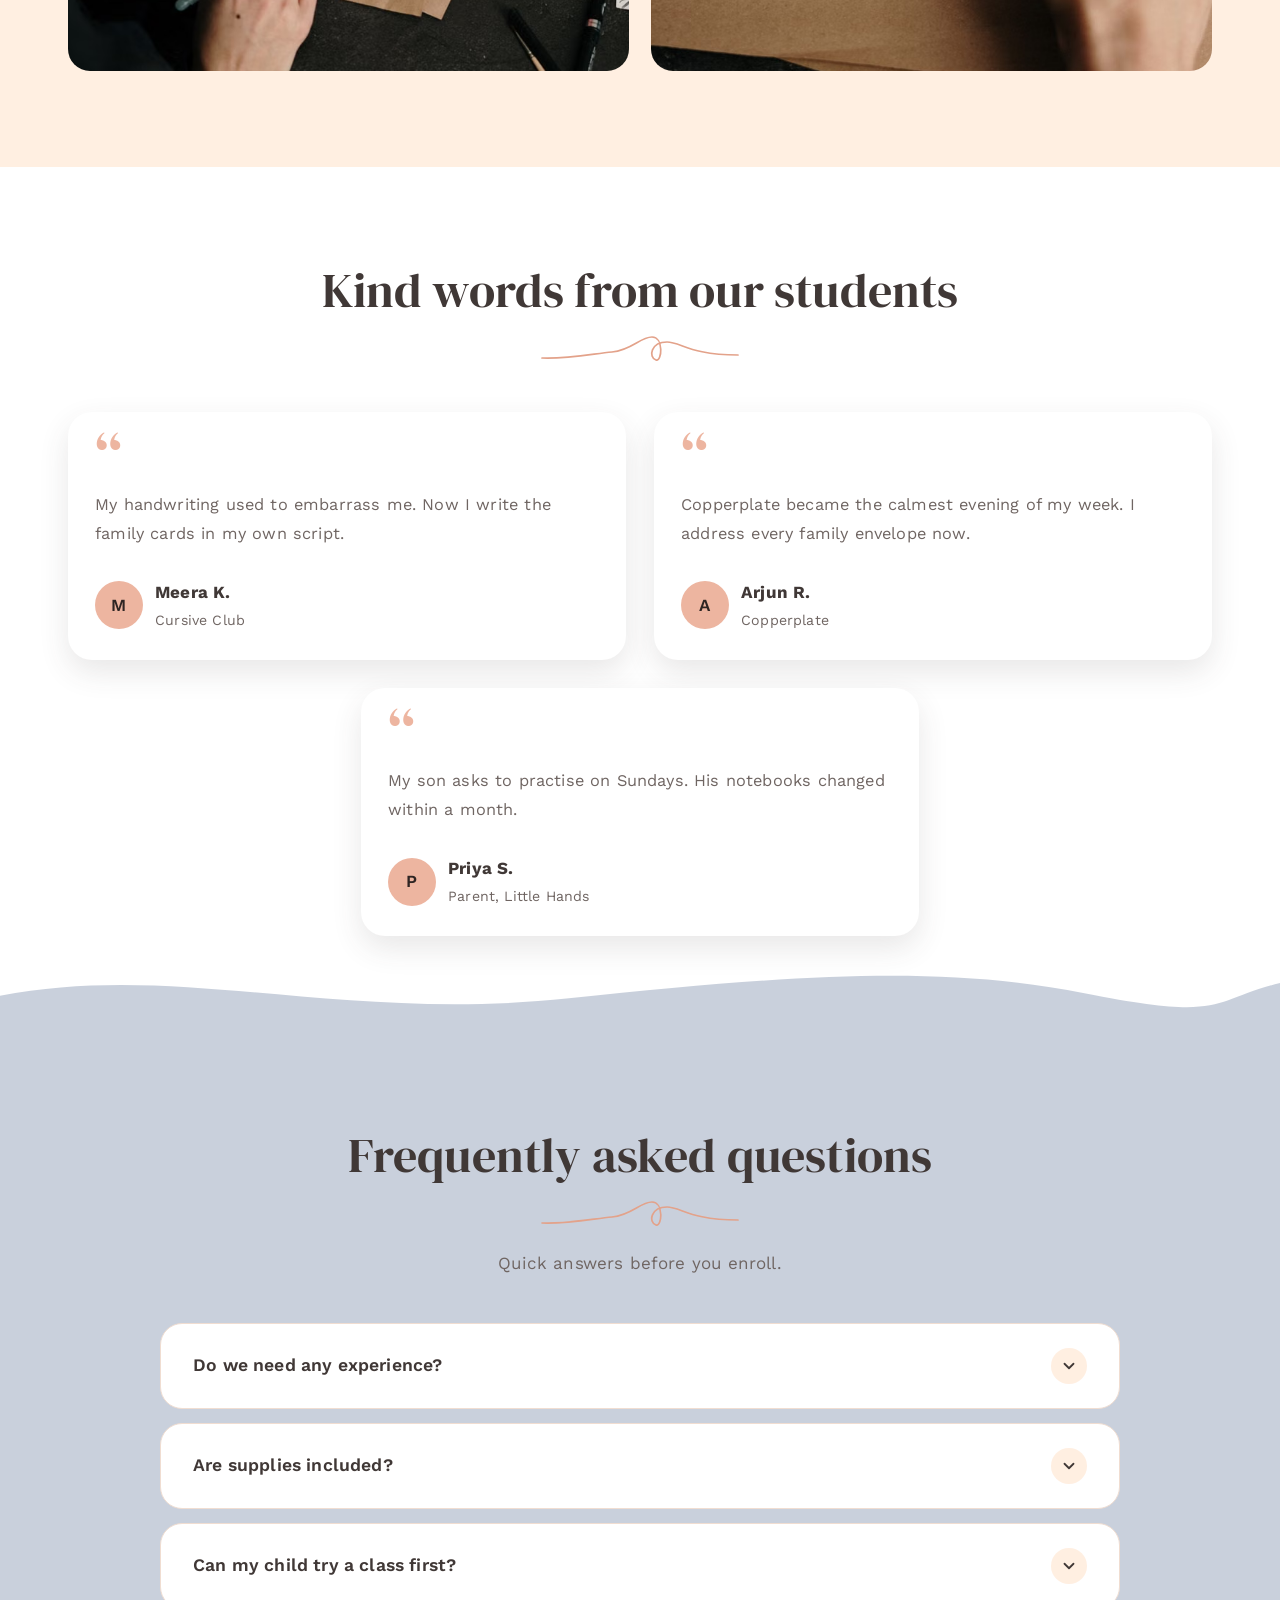
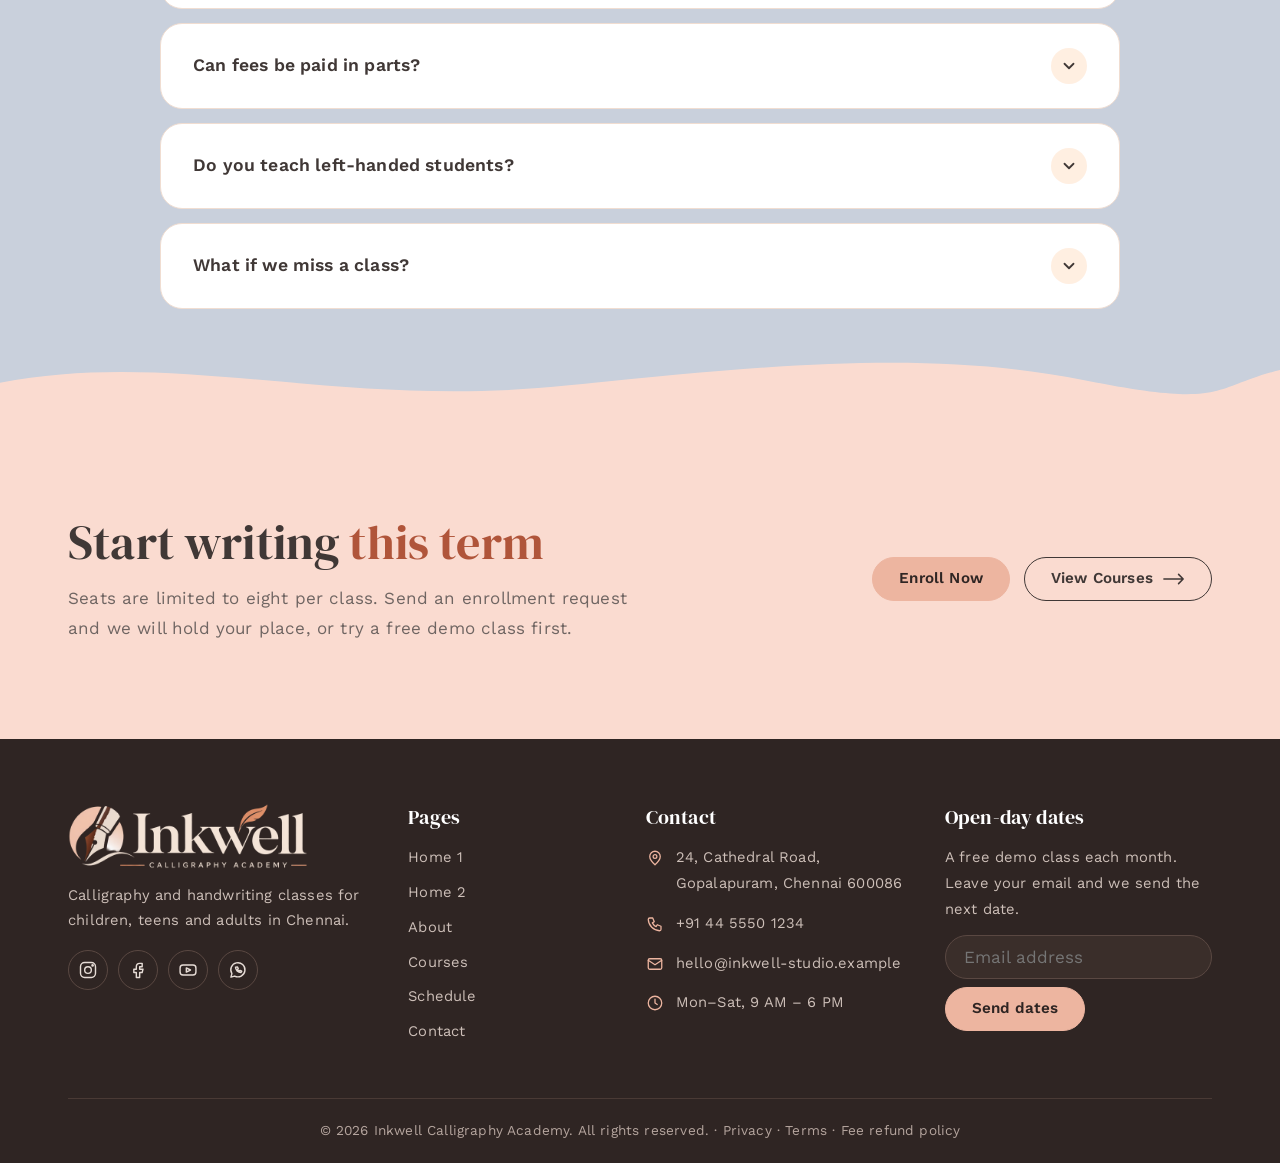
<file: home-2.html>
<!DOCTYPE html>
<html lang="en" dir="ltr">
<head>
<meta charset="utf-8"><meta name="viewport" content="width=device-width, initial-scale=1">
<title>Class Matcher — Inkwell Calligraphy Academy</title>
<meta name="description" content="Find the calligraphy class that fits your age and goal.">
<link rel="icon" type="image/png" href="assets/images/favicon.png"><link rel="apple-touch-icon" href="assets/images/emblem.png">
<link rel="preconnect" href="https://fonts.googleapis.com"><link rel="preconnect" href="https://fonts.gstatic.com" crossorigin>
<link href="https://fonts.googleapis.com/css2?family=DM+Serif+Display&family=Work+Sans:wght@400;500;600&display=swap" rel="stylesheet">
<link rel="stylesheet" href="assets/css/style.css">
<script>try{var d=document.documentElement;d.dataset.theme=localStorage.getItem('theme')||'light';d.dir=localStorage.getItem('dir')||'ltr'}catch(e){}</script>
<script defer src="assets/js/main.js"></script>
</head>
<body data-page="home2">
<div id="loader" role="status" aria-live="polite"><div class="ld"><img class="ld-d" src="assets/images/logo.png" alt="Inkwell Calligraphy Academy"><img class="ld-l" src="assets/images/logo-light.png" alt=""><div class="ld-bar"><i></i></div><span class="sr">Loading…</span></div></div>
<noscript><style>#loader{display:none}</style></noscript>
<div id="site-nav"></div>
<main>
<section class="h2hero"><img src="assets/images/pexels-photo-3826668-1600.jpg" alt="" role="presentation" loading="eager" fetchpriority="high" onerror="this.onerror=null;this.src='assets/images/pexels-photo-3826646-1600.jpg'"><div class="wrap"><p class="eyebrow">Inkwell Calligraphy Academy</p><h1>Find the class that fits you</h1><div class="swirl"></div><p class="lead">Tell us the age and what you want to learn. We suggest a course, fee and timing in one step.</p>
<form class="mat" id="matcher"><select id="m-age" aria-label="Age group"><option value="">Age group</option><option value="a">6–9</option><option value="b">10–13</option><option value="c">14–17</option><option value="d">Adult</option></select><select id="m-goal" aria-label="Goal"><option value="neat">Neater handwriting</option><option value="brush">Creative lettering</option></select><button class="btn btn-p" type="submit">Match me</button><output id="m-out" role="status"></output></form></div></section>
<section class="band"><div class="wrap"><div><b>8</b><span>Courses</span></div><div><b>5</b><span>Scripts taught</span></div><div><b>8</b><span>Max per class</span></div><div><b>12</b><span>Weeks per term</span></div></div></section>
<section class="sec  wv"><div class="wrap"><div class="head"><h2>Popular courses</h2><p>The classes most students begin with.</p></div><article class="crow"><img src="assets/images/pexels-photo-37822452.jpg" alt="Handwriting practice close-up in a notebook" class="" style="object-position:center" loading="lazy" decoding="async" onerror="this.onerror=null;this.src='assets/images/pexels-photo-3826646.jpg'"><div><span class="room" style="font-size:.76rem;font-weight:600;letter-spacing:.14em;text-transform:uppercase;color:var(--goldtxt)">Sat 10:00–11:00</span><h3>Little Hands</h3><p>Neat print and early cursive for ages 6–9.</p></div><div class="ct"><div class="price">₹6,500 / term</div><a class="btn btn-p" href="contact.html#enroll">Enroll <svg class="arr" viewBox="0 0 24 12" aria-hidden="true"><path d="M1 6h21M17 1l5 5-5 5"/></svg></a></div></article><article class="crow"><img src="assets/images/pexels-photo-3826650.jpg" alt="Calligraphy practice on brown kraft paper with calligraphy tools" class="" style="object-position:center" loading="lazy" decoding="async" onerror="this.onerror=null;this.src='assets/images/pexels-photo-3826646.jpg'"><div><span class="room" style="font-size:.76rem;font-weight:600;letter-spacing:.14em;text-transform:uppercase;color:var(--goldtxt)">Sun 10:00–11:30</span><h3>Italic Studio</h3><p>A distinctive script for notes and cards, ages 14–17.</p></div><div class="ct"><div class="price">₹8,500 / term</div><a class="btn btn-p" href="contact.html#enroll">Enroll <svg class="arr" viewBox="0 0 24 12" aria-hidden="true"><path d="M1 6h21M17 1l5 5-5 5"/></svg></a></div></article><article class="crow"><img src="assets/images/pexels-photo-3826646.jpg" alt="Hand practicing calligraphy at an artistic workspace" class="" style="object-position:center" loading="lazy" decoding="async" onerror="this.onerror=null;this.src='assets/images/pexels-photo-3826646.jpg'"><div><span class="room" style="font-size:.76rem;font-weight:600;letter-spacing:.14em;text-transform:uppercase;color:var(--goldtxt)">Wed 18:30–20:00</span><h3>Copperplate</h3><p>Elegant pointed-pen script for adults.</p></div><div class="ct"><div class="price">₹12,000 / term</div><a class="btn btn-p" href="contact.html#enroll">Enroll <svg class="arr" viewBox="0 0 24 12" aria-hidden="true"><path d="M1 6h21M17 1l5 5-5 5"/></svg></a></div></article><article class="crow"><img src="assets/images/pexels-photo-3826653.jpg" alt="Calligraphy with ink and watercolor tools on a desk" class="" style="object-position:center" loading="lazy" decoding="async" onerror="this.onerror=null;this.src='assets/images/pexels-photo-3826646.jpg'"><div><span class="room" style="font-size:.76rem;font-weight:600;letter-spacing:.14em;text-transform:uppercase;color:var(--goldtxt)">Fri 18:30–20:00</span><h3>Brush Lettering</h3><p>Expressive modern lettering with brush pens.</p></div><div class="ct"><div class="price">₹4,500 / 6 weeks</div><a class="btn btn-p" href="contact.html#enroll">Enroll <svg class="arr" viewBox="0 0 24 12" aria-hidden="true"><path d="M1 6h21M17 1l5 5-5 5"/></svg></a></div></article><div class="btns" style="justify-content:center;margin-top:30px"><a class="btn btn-p" href="courses.html">All eight courses <svg class="arr" viewBox="0 0 24 12" aria-hidden="true"><path d="M1 6h21M17 1l5 5-5 5"/></svg></a></div></div></section>
<section class="sec alt wv"><div class="wrap"><div class="head"><h2>Three scripts, one steady hand</h2></div><div class="rowlist"><div class="split"><div><div class="num">01</div><h3>Italic</h3><p>A graceful upright script, the classic first step into calligraphy.</p><div style="margin-top:18px"><a class="btn btn-p" href="courses.html">View courses <svg class="arr" viewBox="0 0 24 12" aria-hidden="true"><path d="M1 6h21M17 1l5 5-5 5"/></svg></a></div></div><img src="assets/images/pexels-photo-3826667.jpg" alt="Hello written in ink on parchment paper" class="" style="object-position:center" loading="lazy" decoding="async" onerror="this.onerror=null;this.src='assets/images/pexels-photo-3826646.jpg'"></div><div class="split rev"><div><div class="num">02</div><h3>Copperplate</h3><p>Pointed-pen elegance with flowing slant and fine hairlines.</p><div style="margin-top:18px"><a class="btn btn-p" href="courses.html">View courses <svg class="arr" viewBox="0 0 24 12" aria-hidden="true"><path d="M1 6h21M17 1l5 5-5 5"/></svg></a></div></div><img src="assets/images/pexels-photo-3826675.jpg" alt="Writing thank you on a tag with a fountain pen beside eucalyptus" class="" style="object-position:center" loading="lazy" decoding="async" onerror="this.onerror=null;this.src='assets/images/pexels-photo-3826646.jpg'"></div><div class="split"><div><div class="num">03</div><h3>Brush Lettering</h3><p>Modern, expressive lettering for cards, quotes and posters.</p><div style="margin-top:18px"><a class="btn btn-p" href="courses.html">View courses <svg class="arr" viewBox="0 0 24 12" aria-hidden="true"><path d="M1 6h21M17 1l5 5-5 5"/></svg></a></div></div><img src="assets/images/pexels-photo-8844017.jpg" alt="Close-up of a person practicing calligraphy with traditional brushes" class="" style="object-position:center" loading="lazy" decoding="async" onerror="this.onerror=null;this.src='assets/images/pexels-photo-3826646.jpg'"></div></div></div></section>
<section class="sec  wv"><div class="wrap"><div class="head"><h2>Your twelve-week journey</h2><p>Four stages from first stroke to finished piece.</p></div><div class="stepper"><div><i>1</i><h3>Foundations</h3><p>Weeks 1–2: posture, grip and basic strokes.</p></div><div><i>2</i><h3>Letterforms</h3><p>Weeks 3–6: lowercase, capitals and spacing.</p></div><div><i>3</i><h3>Words &amp; pages</h3><p>Weeks 7–10: lines, quotes and short texts.</p></div><div><i>4</i><h3>Showcase</h3><p>Weeks 11–12: finish a piece to frame or gift.</p></div></div></div></section>
<section class="sec alt wv"><div class="wrap"><div class="head"><h2>From first strokes to finished pages</h2></div><div class="mason"><img src="assets/images/pexels-photo-3826672.jpg" alt="Thank you handwritten in calligraphy on craft paper" class="" style="object-position:center" loading="lazy" decoding="async" onerror="this.onerror=null;this.src='assets/images/pexels-photo-3826646.jpg'"><img src="assets/images/pexels-photo-3826658.jpg" alt="Calligraphy setup with ink, paper and eucalyptus leaves" class="" style="object-position:center" loading="lazy" decoding="async" onerror="this.onerror=null;this.src='assets/images/pexels-photo-3826646.jpg'"><img src="assets/images/pexels-photo-3826674.jpg" alt="Hand writing a thank-you card in calligraphy on brown paper" class="" style="object-position:center" loading="lazy" decoding="async" onerror="this.onerror=null;this.src='assets/images/pexels-photo-3826646.jpg'"><img src="assets/images/pexels-photo-3826664.jpg" alt="Hello handwritten in calligraphy on brown paper" class="" style="object-position:center" loading="lazy" decoding="async" onerror="this.onerror=null;this.src='assets/images/pexels-photo-3826646.jpg'"><img src="assets/images/pexels-photo-3826666.jpg" alt="Hello written in calligraphy on kraft paper with ink and pen" class="" style="object-position:center" loading="lazy" decoding="async" onerror="this.onerror=null;this.src='assets/images/pexels-photo-3826646.jpg'"><img src="assets/images/pexels-photo-3826669.jpg" alt="I love you written on a tag beside eucalyptus leaves" class="" style="object-position:center" loading="lazy" decoding="async" onerror="this.onerror=null;this.src='assets/images/pexels-photo-3826646.jpg'"></div></div></section>
<section class="sec  wv"><div class="wrap"><div class="head"><h2>Kind words from our students</h2></div><div class="grid "><div class="card qc"><span class="qm">“</span><p>My handwriting used to embarrass me. Now I write the family cards in my own script.</p><div class="who"><span class="av">M</span><div><b>Meera K.</b><small>Cursive Club</small></div></div></div><div class="card qc"><span class="qm">“</span><p>Copperplate became the calmest evening of my week. I address every family envelope now.</p><div class="who"><span class="av">A</span><div><b>Arjun R.</b><small>Copperplate</small></div></div></div><div class="card qc"><span class="qm">“</span><p>My son asks to practise on Sundays. His notebooks changed within a month.</p><div class="who"><span class="av">P</span><div><b>Priya S.</b><small>Parent, Little Hands</small></div></div></div></div></div></section>
<section class="sec slt wv"><div class="wrap"><div class="head"><h2>Frequently asked questions</h2><p>Quick answers before you enroll.</p></div><div class="faqw"><details><summary>Do we need any experience?</summary><p>No. Every course begins with posture, pen hold and basic strokes, and each group is paced for its age.</p></details><details><summary>Are supplies included?</summary><p>Starter supplies (pens, nibs, ink and practice sheets) are used in class. A take-home kit is available for an extra fee.</p></details><details><summary>Can my child try a class first?</summary><p>Yes. We hold a free demo class every month; join the open-day list to get the next date.</p></details><details><summary>Can fees be paid in parts?</summary><p>Term fees can be paid in two instalments. Ask us when you enroll.</p></details><details><summary>Do you teach left-handed students?</summary><p>Yes. We adjust paper angle, pen choice and posture for left-handed writers.</p></details><details><summary>What if we miss a class?</summary><p>One missed class per term can be made up in another batch of the same course.</p></details></div></div></section>
<section class="sec pch wv"><div class="wrap"><div class="ctab"><div><h2>Start writing <em>this term</em></h2><p>Seats are limited to eight per class. Send an enrollment request and we will hold your place, or try a free demo class first.</p></div><div class="btns"><a class="btn btn-p" href="contact.html#enroll">Enroll Now</a><a class="btn" href="courses.html">View Courses <svg class="arr" viewBox="0 0 24 12" aria-hidden="true"><path d="M1 6h21M17 1l5 5-5 5"/></svg></a></div></div></div></section>
</main>
<div id="site-footer"></div>
</body></html>
</file>
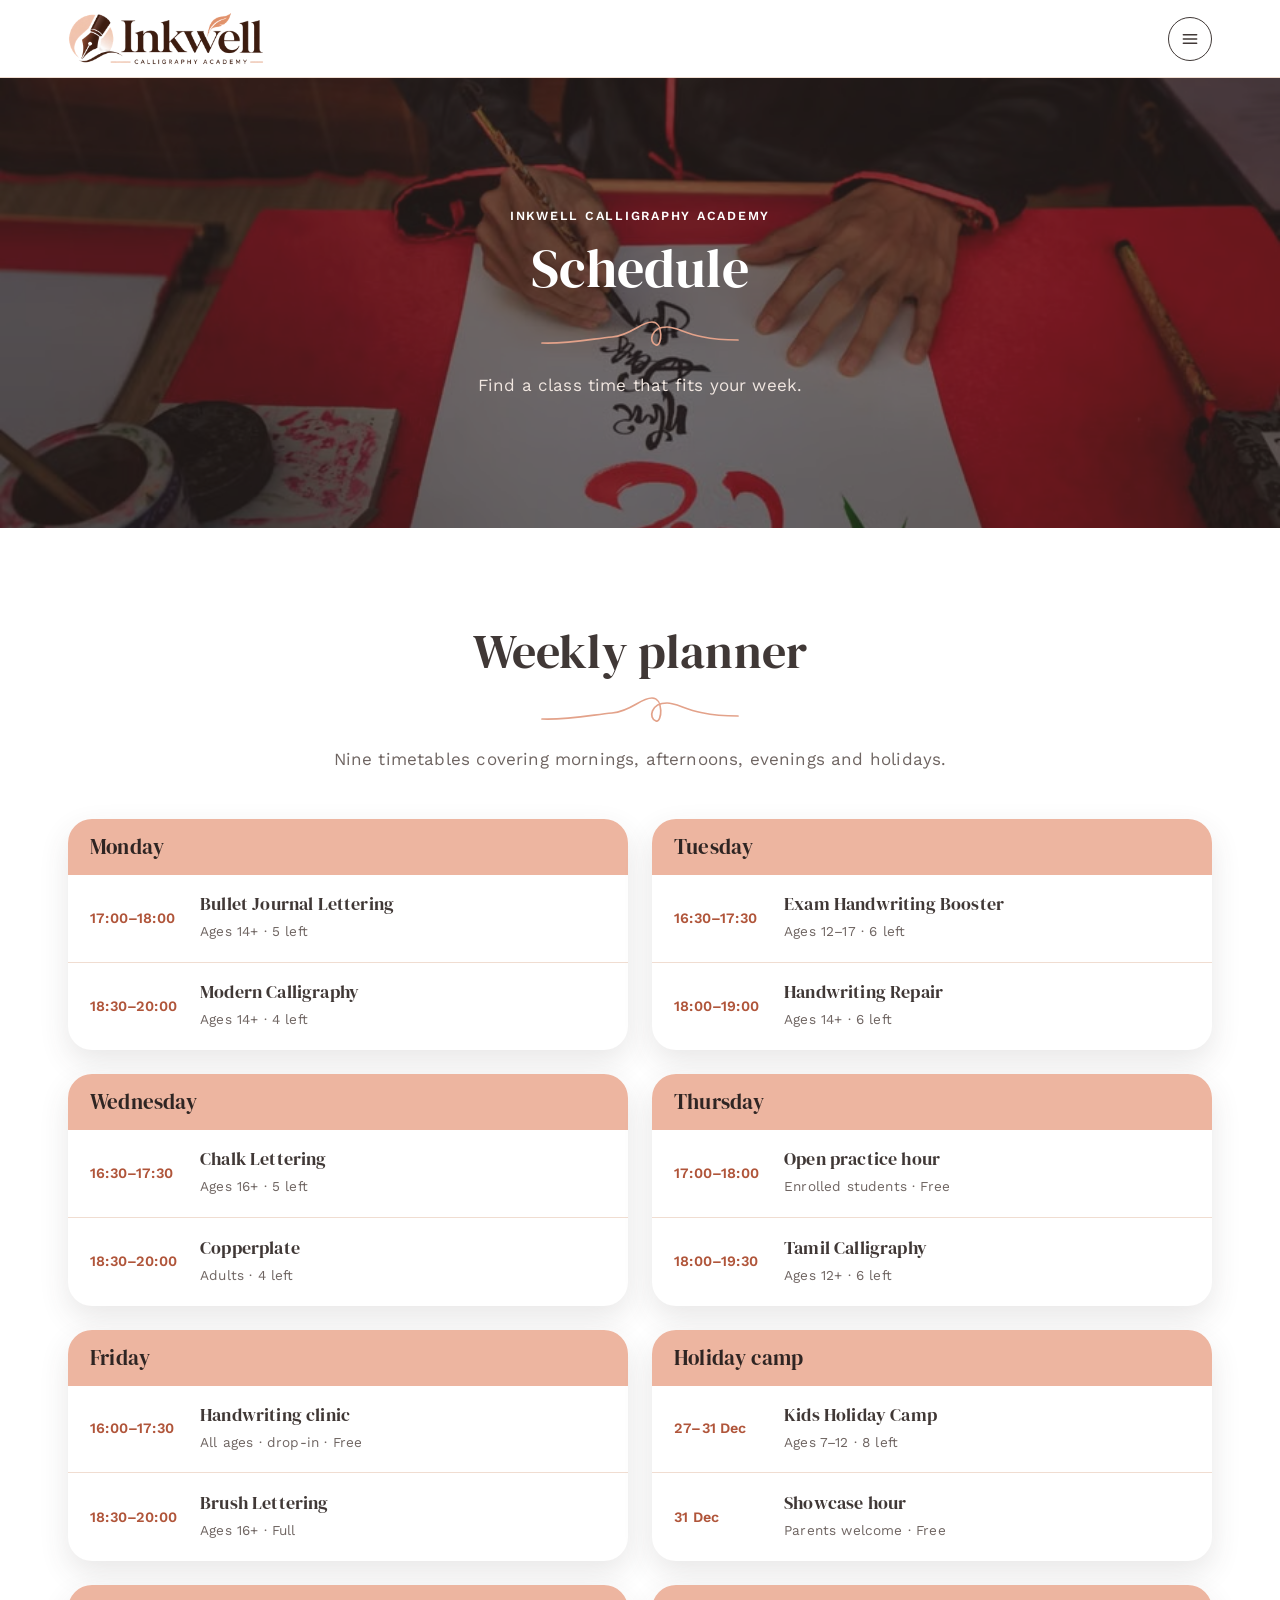
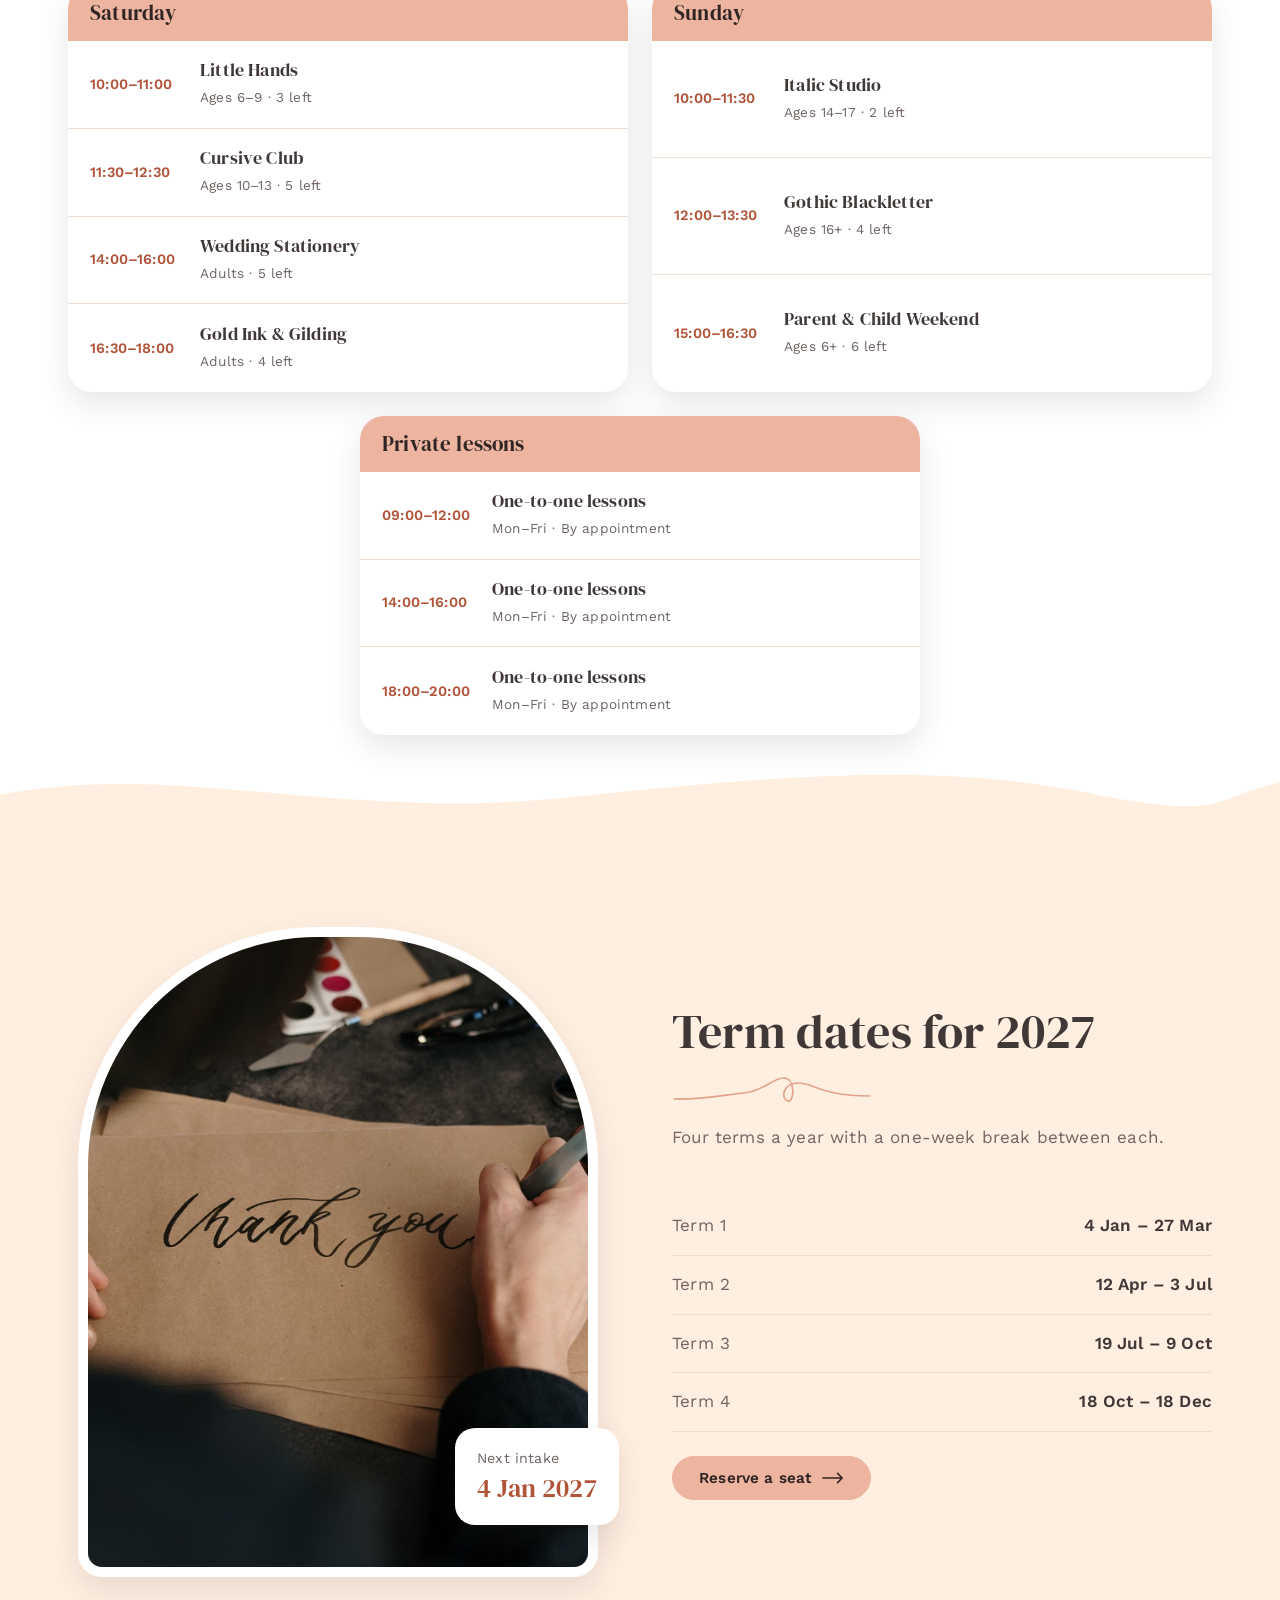
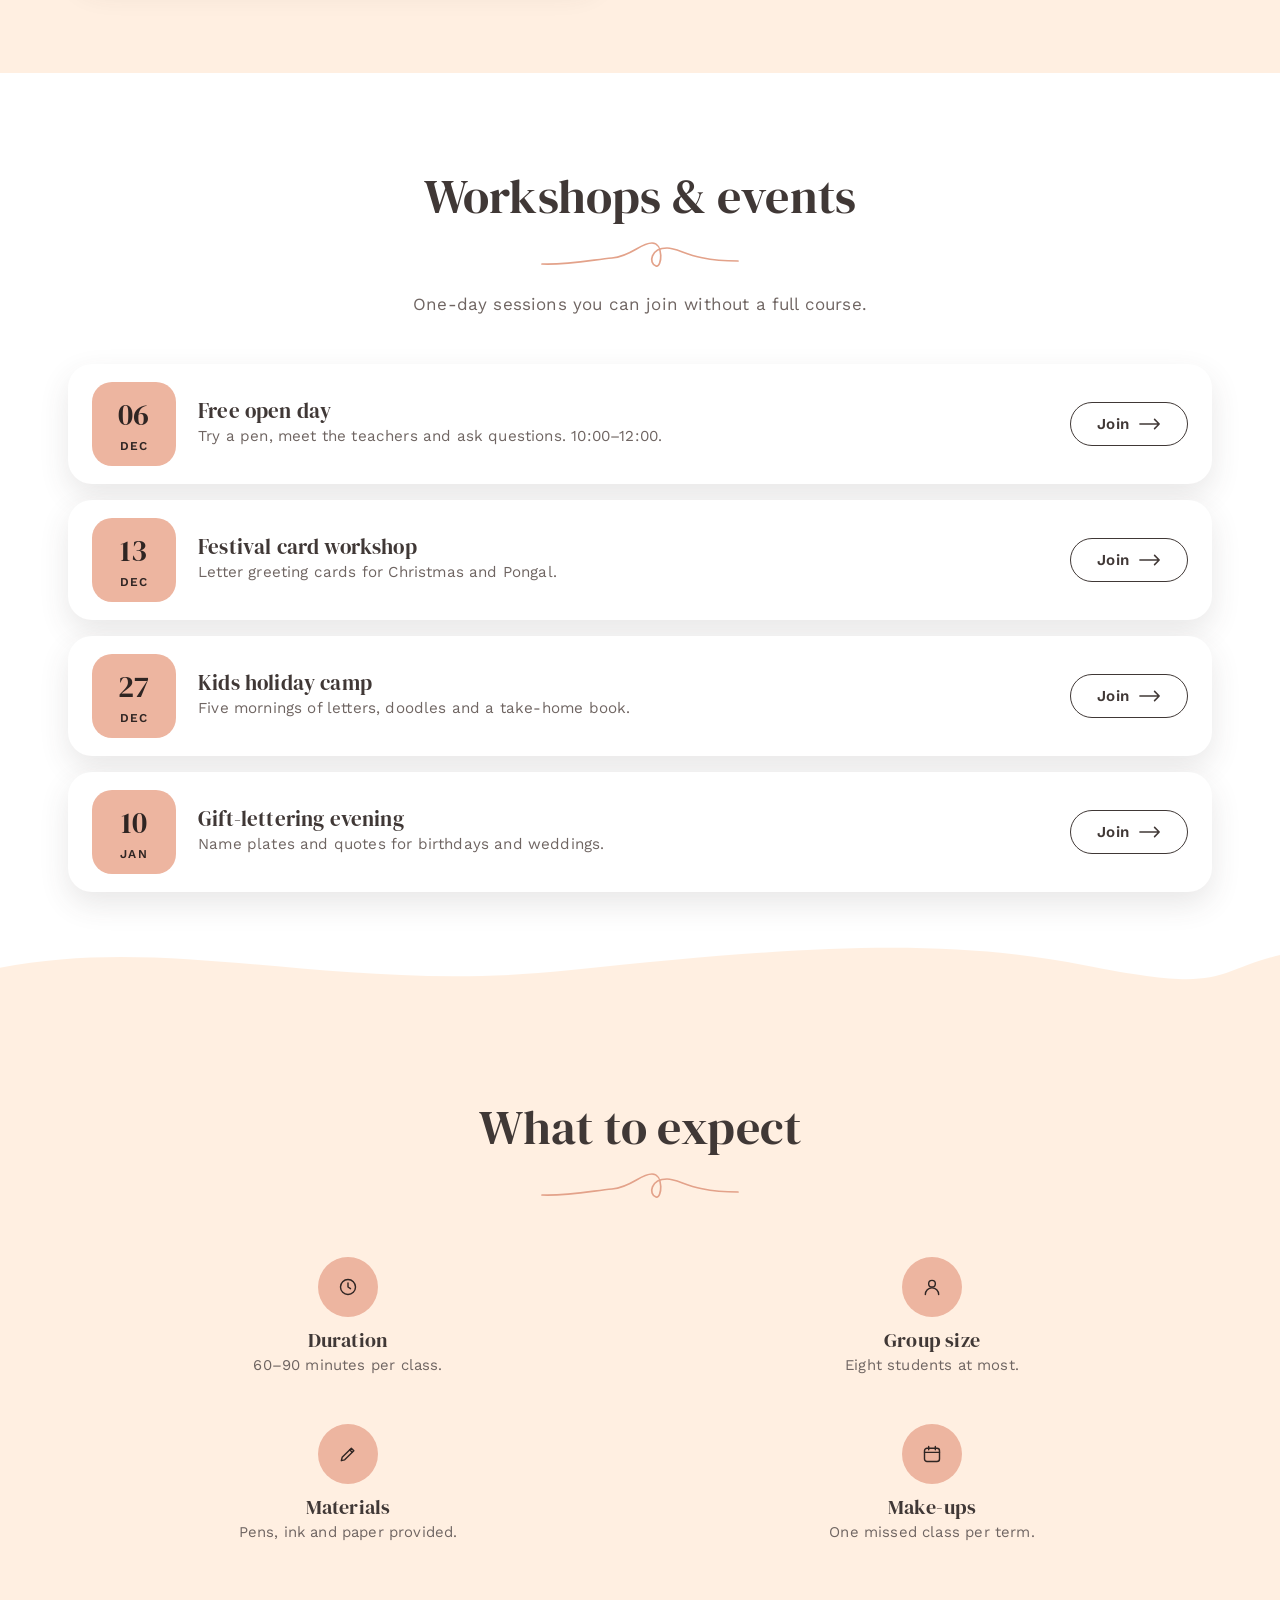
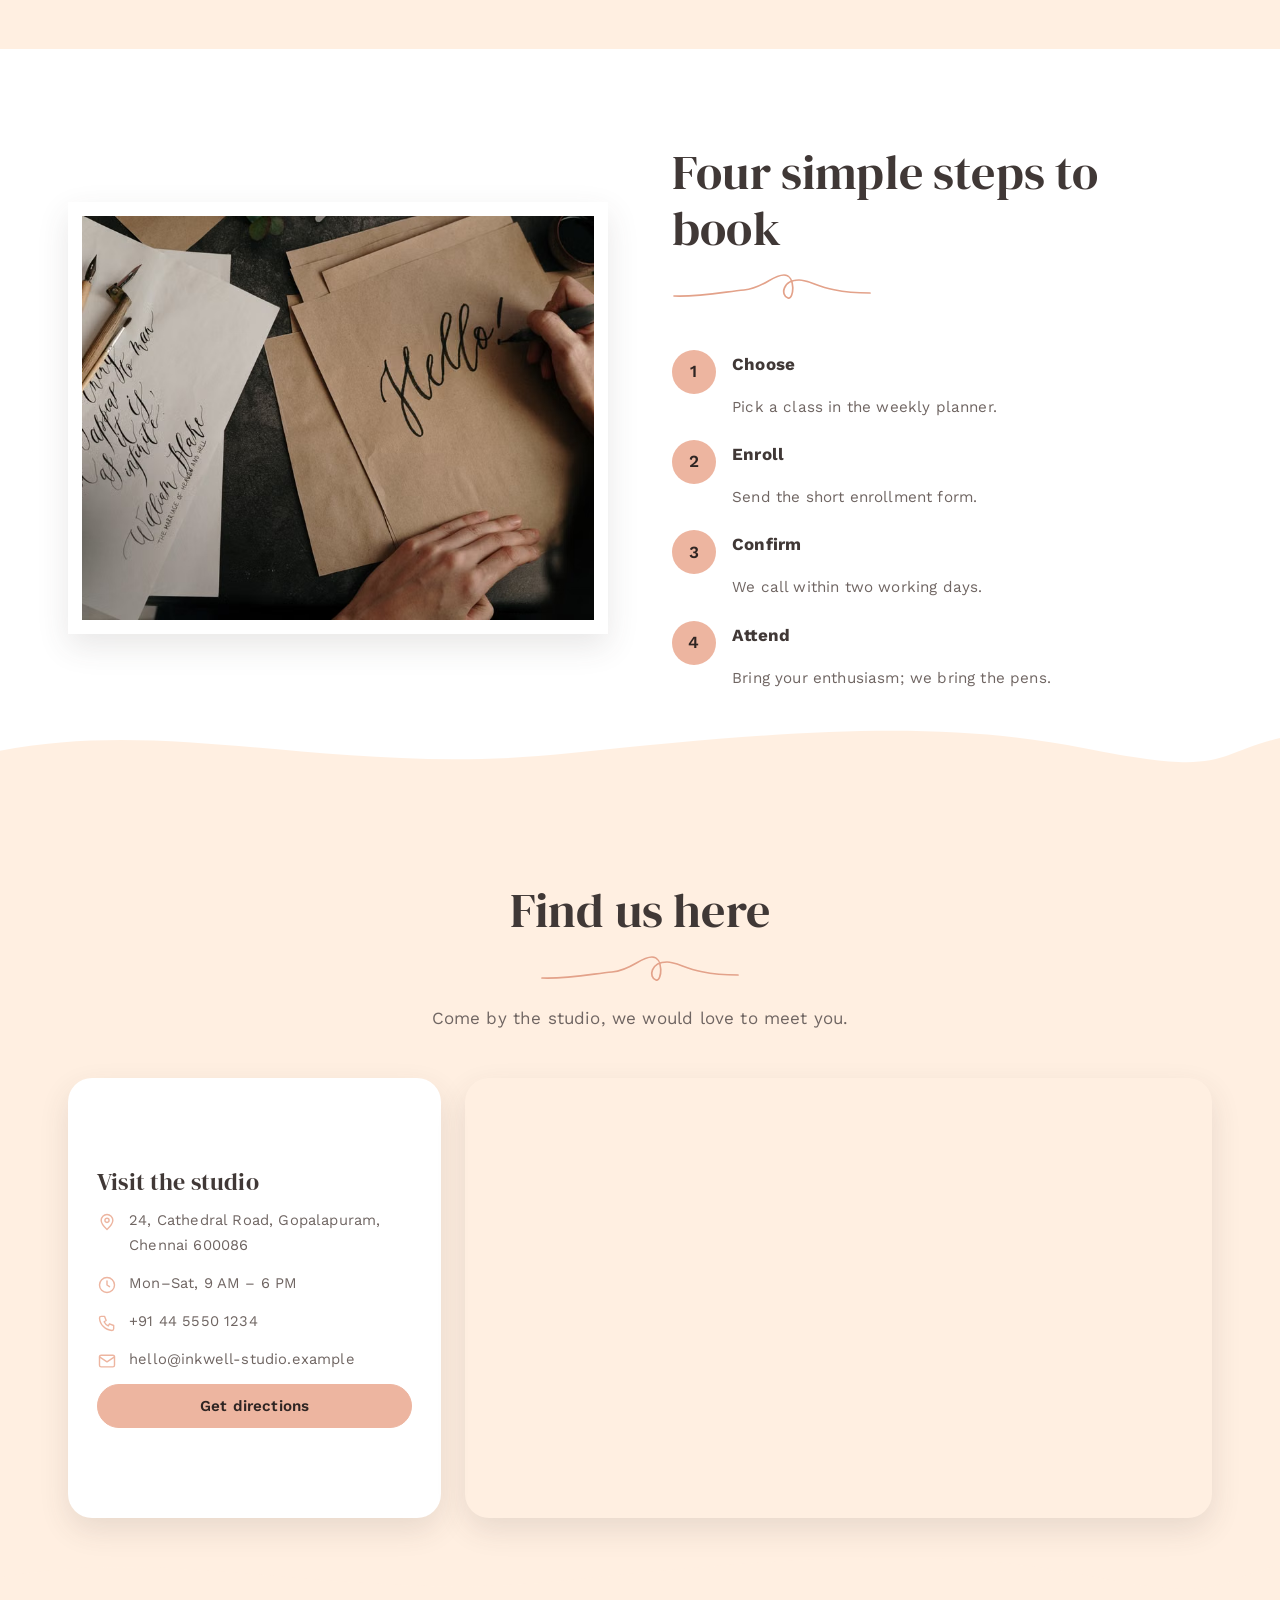
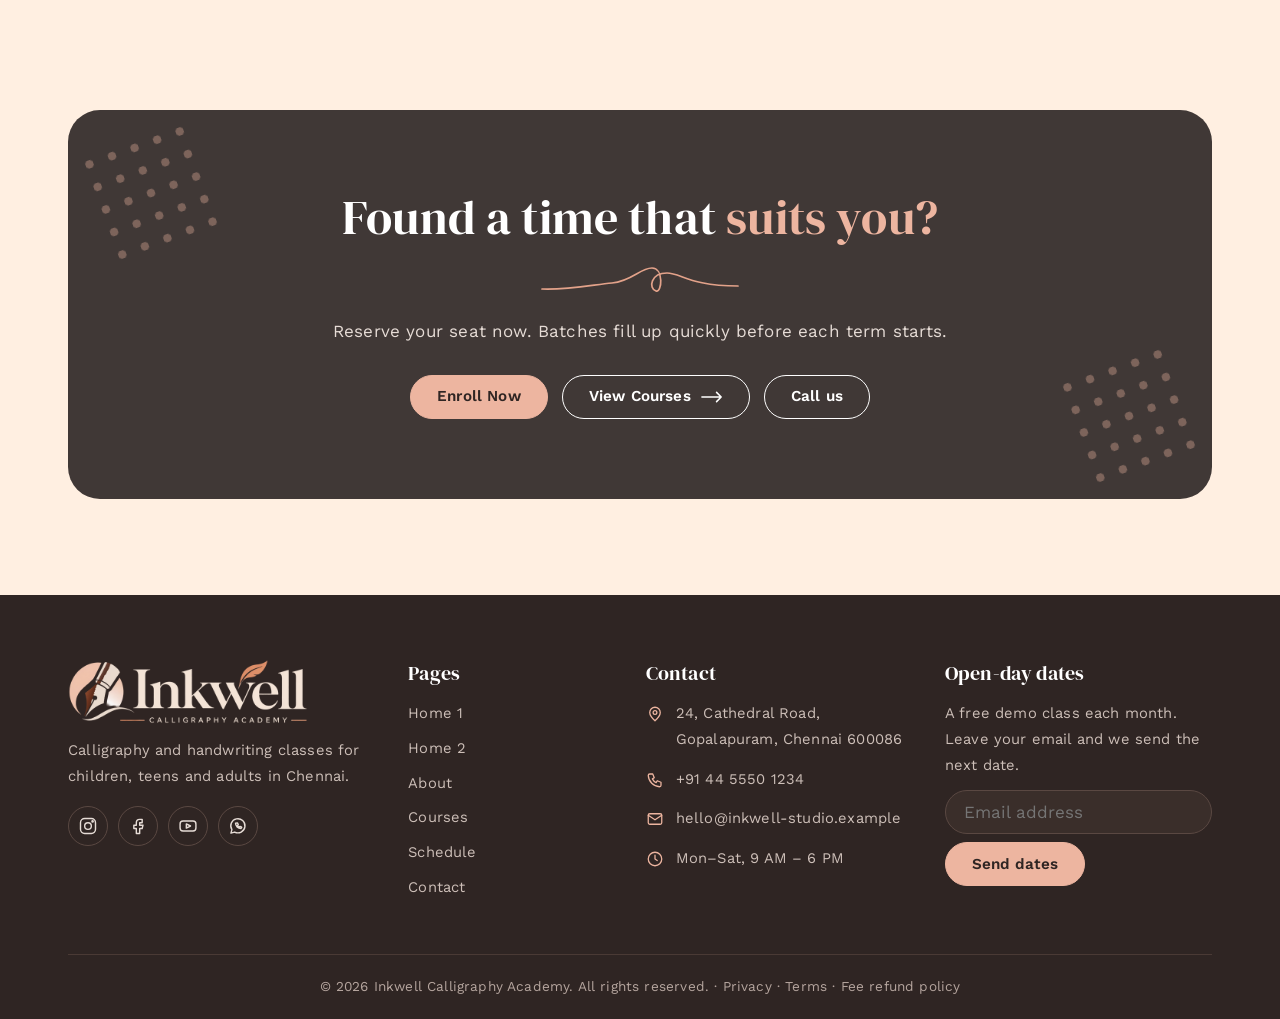
<file: schedule.html>
<!DOCTYPE html>
<html lang="en" dir="ltr">
<head>
<meta charset="utf-8"><meta name="viewport" content="width=device-width, initial-scale=1">
<title>Schedule — Inkwell Calligraphy Academy</title>
<meta name="description" content="Weekly calligraphy class schedule and term dates.">
<link rel="icon" type="image/png" href="assets/images/favicon.png"><link rel="apple-touch-icon" href="assets/images/emblem.png">
<link rel="preconnect" href="https://fonts.googleapis.com"><link rel="preconnect" href="https://fonts.gstatic.com" crossorigin>
<link href="https://fonts.googleapis.com/css2?family=DM+Serif+Display&family=Work+Sans:wght@400;500;600&display=swap" rel="stylesheet">
<link rel="stylesheet" href="assets/css/style.css">
<script>try{var d=document.documentElement;d.dataset.theme=localStorage.getItem('theme')||'light';d.dir=localStorage.getItem('dir')||'ltr'}catch(e){}</script>
<script defer src="assets/js/main.js"></script>
</head>
<body data-page="schedule">
<div id="loader" role="status" aria-live="polite"><div class="ld"><img class="ld-d" src="assets/images/logo.png" alt="Inkwell Calligraphy Academy"><img class="ld-l" src="assets/images/logo-light.png" alt=""><div class="ld-bar"><i></i></div><span class="sr">Loading…</span></div></div>
<noscript><style>#loader{display:none}</style></noscript>
<div id="site-nav"></div>
<main>
<section class="phero bg"><img src="assets/images/pexels-photo-2147872.jpg" alt="" role="presentation" role=presentation class="bgimg" style="object-position:center 40%" loading="eager" decoding="async" onerror="this.onerror=null;this.src='assets/images/pexels-photo-3826646.jpg'"><div class="wrap"><div><p class="eyebrow">Inkwell Calligraphy Academy</p><h1>Schedule</h1><div class="swirl"></div><p class="sub">Find a class time that fits your week.</p></div></div></section>
<section class="sec  wv"><div class="wrap"><div class="head"><h2>Weekly planner</h2><p>Nine timetables covering mornings, afternoons, evenings and holidays.</p></div><div class="week"><div class="day"><h3>Monday</h3><div class="slots"><div class="slot"><time>17:00–18:00</time><div><b>Bullet Journal Lettering</b><span>Ages 14+ · 5 left</span></div></div><div class="slot"><time>18:30–20:00</time><div><b>Modern Calligraphy</b><span>Ages 14+ · 4 left</span></div></div></div></div><div class="day"><h3>Tuesday</h3><div class="slots"><div class="slot"><time>16:30–17:30</time><div><b>Exam Handwriting Booster</b><span>Ages 12–17 · 6 left</span></div></div><div class="slot"><time>18:00–19:00</time><div><b>Handwriting Repair</b><span>Ages 14+ · 6 left</span></div></div></div></div><div class="day"><h3>Wednesday</h3><div class="slots"><div class="slot"><time>16:30–17:30</time><div><b>Chalk Lettering</b><span>Ages 16+ · 5 left</span></div></div><div class="slot"><time>18:30–20:00</time><div><b>Copperplate</b><span>Adults · 4 left</span></div></div></div></div><div class="day"><h3>Thursday</h3><div class="slots"><div class="slot"><time>17:00–18:00</time><div><b>Open practice hour</b><span>Enrolled students · Free</span></div></div><div class="slot"><time>18:00–19:30</time><div><b>Tamil Calligraphy</b><span>Ages 12+ · 6 left</span></div></div></div></div><div class="day"><h3>Friday</h3><div class="slots"><div class="slot"><time>16:00–17:30</time><div><b>Handwriting clinic</b><span>All ages · drop-in · Free</span></div></div><div class="slot"><time>18:30–20:00</time><div><b>Brush Lettering</b><span>Ages 16+ · Full</span></div></div></div></div><div class="day"><h3>Holiday camp</h3><div class="slots"><div class="slot"><time>27–31 Dec</time><div><b>Kids Holiday Camp</b><span>Ages 7–12 · 8 left</span></div></div><div class="slot"><time>31 Dec</time><div><b>Showcase hour</b><span>Parents welcome · Free</span></div></div></div></div><div class="day"><h3>Saturday</h3><div class="slots"><div class="slot"><time>10:00–11:00</time><div><b>Little Hands</b><span>Ages 6–9 · 3 left</span></div></div><div class="slot"><time>11:30–12:30</time><div><b>Cursive Club</b><span>Ages 10–13 · 5 left</span></div></div><div class="slot"><time>14:00–16:00</time><div><b>Wedding Stationery</b><span>Adults · 5 left</span></div></div><div class="slot"><time>16:30–18:00</time><div><b>Gold Ink &amp; Gilding</b><span>Adults · 4 left</span></div></div></div></div><div class="day"><h3>Sunday</h3><div class="slots"><div class="slot"><time>10:00–11:30</time><div><b>Italic Studio</b><span>Ages 14–17 · 2 left</span></div></div><div class="slot"><time>12:00–13:30</time><div><b>Gothic Blackletter</b><span>Ages 16+ · 4 left</span></div></div><div class="slot"><time>15:00–16:30</time><div><b>Parent &amp; Child Weekend</b><span>Ages 6+ · 6 left</span></div></div></div></div><div class="day"><h3>Private lessons</h3><div class="slots"><div class="slot"><time>09:00–12:00</time><div><b>One-to-one lessons</b><span>Mon–Fri · By appointment</span></div></div><div class="slot"><time>14:00–16:00</time><div><b>One-to-one lessons</b><span>Mon–Fri · By appointment</span></div></div><div class="slot"><time>18:00–20:00</time><div><b>One-to-one lessons</b><span>Mon–Fri · By appointment</span></div></div></div></div></div></div></section>
<section class="sec alt wv"><div class="wrap"><div class="split"><div class="float"><img src="assets/images/pexels-photo-3826674.jpg" alt="Hand writing a thank-you card in calligraphy on brown paper" class="" style="object-position:center" loading="lazy" decoding="async" onerror="this.onerror=null;this.src='assets/images/pexels-photo-3826646.jpg'"><div class="fc"><small>Next intake</small><b>4 Jan 2027</b></div></div><div><div class="head l"><h2>Term dates for 2027</h2><p>Four terms a year with a one-week break between each.</p></div><ul class="rows"><li><span>Term 1</span><b>4 Jan – 27 Mar</b></li><li><span>Term 2</span><b>12 Apr – 3 Jul</b></li><li><span>Term 3</span><b>19 Jul – 9 Oct</b></li><li><span>Term 4</span><b>18 Oct – 18 Dec</b></li></ul><div style="margin-top:24px"><a class="btn btn-p" href="contact.html#enroll">Reserve a seat <svg class="arr" viewBox="0 0 24 12" aria-hidden="true"><path d="M1 6h21M17 1l5 5-5 5"/></svg></a></div></div></div></div></section>
<section class="sec  wv"><div class="wrap"><div class="head"><h2>Workshops &amp; events</h2><p>One-day sessions you can join without a full course.</p></div><div class="ev"><div class="dt"><div><b>06</b><span>Dec</span></div></div><div><h3>Free open day</h3><p>Try a pen, meet the teachers and ask questions. 10:00–12:00.</p></div><a class="btn" href="contact.html#enroll">Join <svg class="arr" viewBox="0 0 24 12" aria-hidden="true"><path d="M1 6h21M17 1l5 5-5 5"/></svg></a></div><div class="ev"><div class="dt"><div><b>13</b><span>Dec</span></div></div><div><h3>Festival card workshop</h3><p>Letter greeting cards for Christmas and Pongal.</p></div><a class="btn" href="contact.html#enroll">Join <svg class="arr" viewBox="0 0 24 12" aria-hidden="true"><path d="M1 6h21M17 1l5 5-5 5"/></svg></a></div><div class="ev"><div class="dt"><div><b>27</b><span>Dec</span></div></div><div><h3>Kids holiday camp</h3><p>Five mornings of letters, doodles and a take-home book.</p></div><a class="btn" href="contact.html#enroll">Join <svg class="arr" viewBox="0 0 24 12" aria-hidden="true"><path d="M1 6h21M17 1l5 5-5 5"/></svg></a></div><div class="ev"><div class="dt"><div><b>10</b><span>Jan</span></div></div><div><h3>Gift-lettering evening</h3><p>Name plates and quotes for birthdays and weddings.</p></div><a class="btn" href="contact.html#enroll">Join <svg class="arr" viewBox="0 0 24 12" aria-hidden="true"><path d="M1 6h21M17 1l5 5-5 5"/></svg></a></div></div></section>
<section class="sec alt wv"><div class="wrap"><div class="head"><h2>What to expect</h2></div><div class="strip"><div><div class="ic"><svg viewBox="0 0 24 24" aria-hidden="true"><circle cx="12" cy="12" r="9"/><path d="M12 7v5l3 2"/></svg></div><h3>Duration</h3><p>60–90 minutes per class.</p></div><div><div class="ic"><svg viewBox="0 0 24 24" aria-hidden="true"><circle cx="12" cy="8" r="4"/><path d="M4 21a8 8 0 0 1 16 0"/></svg></div><h3>Group size</h3><p>Eight students at most.</p></div><div><div class="ic"><svg viewBox="0 0 24 24" aria-hidden="true"><path d="M4 20l1-4L16 5l3 3L8 19z"/><path d="M14 7l3 3"/></svg></div><h3>Materials</h3><p>Pens, ink and paper provided.</p></div><div><div class="ic"><svg viewBox="0 0 24 24" aria-hidden="true"><rect x="3" y="5" width="18" height="16" rx="3"/><path d="M3 10h18M8 3v4M16 3v4"/></svg></div><h3>Make-ups</h3><p>One missed class per term.</p></div></div></div></section>
<section class="sec  wv"><div class="wrap"><div class="split rev"><div><div class="head l"><h2>Four simple steps to book</h2></div><ol class="tl"><li><div><b>Choose</b><p>Pick a class in the weekly planner.</p></div></li><li><div><b>Enroll</b><p>Send the short enrollment form.</p></div></li><li><div><b>Confirm</b><p>We call within two working days.</p></div></li><li><div><b>Attend</b><p>Bring your enthusiasm; we bring the pens.</p></div></li></ol></div><img src="assets/images/pexels-photo-3826667.jpg" alt="Hello written in ink on parchment paper" class="" style="object-position:center" loading="lazy" decoding="async" onerror="this.onerror=null;this.src='assets/images/pexels-photo-3826646.jpg'"></div></div></section>
<section class="sec alt wv"><div class="wrap"><div class="head"><h2>Find us here</h2><p>Come by the studio, we would love to meet you.</p></div><div class="mapbox"><div class="card mapcard"><h3>Visit the studio</h3><div class="ci"><svg viewBox="0 0 24 24" aria-hidden="true"><path d="M12 21s7-6.2 7-11a7 7 0 1 0-14 0c0 4.8 7 11 7 11z"/><circle cx="12" cy="10" r="2.5"/></svg><span>24, Cathedral Road, Gopalapuram, Chennai 600086</span></div><div class="ci"><svg viewBox="0 0 24 24" aria-hidden="true"><circle cx="12" cy="12" r="9"/><path d="M12 7v5l3 2"/></svg><span>Mon–Sat, 9 AM – 6 PM</span></div><div class="ci"><svg viewBox="0 0 24 24" aria-hidden="true"><path d="M5 4h4l2 5-2.5 1.5a11 11 0 0 0 5 5L15 13l5 2v4a2 2 0 0 1-2 2A16 16 0 0 1 3 6a2 2 0 0 1 2-2z"/></svg><span>+91 44 5550 1234</span></div><div class="ci"><svg viewBox="0 0 24 24" aria-hidden="true"><rect x="3" y="5" width="18" height="14" rx="2"/><path d="M3 7l9 6 9-6"/></svg><span>hello@inkwell-studio.example</span></div><a class="btn btn-p" href="https://www.google.com/maps/search/?api=1&amp;query=Cathedral+Road+Gopalapuram+Chennai" target="_blank" rel="noopener">Get directions</a></div><iframe title="Studio location map" loading="lazy" src="https://www.google.com/maps?q=Cathedral+Road+Gopalapuram+Chennai&amp;output=embed"></iframe></div></div></section>
<section class="sec alt wv"><div class="wrap"><div class="cta"><span class="dots"></span><span class="dots r"></span><h2>Found a time that <em>suits you?</em></h2><div class="swirl"></div><p>Reserve your seat now. Batches fill up quickly before each term starts.</p><div class="btns"><a class="btn btn-p" href="contact.html#enroll">Enroll Now</a><a class="btn" href="courses.html">View Courses <svg class="arr" viewBox="0 0 24 12" aria-hidden="true"><path d="M1 6h21M17 1l5 5-5 5"/></svg></a><a class="btn" href="tel:+914455501234">Call us</a></div></div></div></section>
</main>
<div id="site-footer"></div>
</body></html>
</file>
<file: assets/css/style.css>
:root{--bg:#fff;--surface:#fff;--alt:#FFEFE1;--peachbg:#FADBD0;--slate:#C9D0DC;--peach:#EDB5A0;--ink:#403836;--muted:#6f6562;--goldtxt:#B0553A;--line:#f0ddd1;--btnbg:#EDB5A0;--btnfg:#2f2523;--navy:#23324a;--sh:0 12px 30px rgba(64,56,54,.12);--nav-h:78px;--hero-h:clamp(390px,50vh,480px);--ctl:44px;
--wave:url("data:image/svg+xml,%3Csvg xmlns='http://www.w3.org/2000/svg' viewBox='0 0 1440 120' preserveAspectRatio='none'%3E%3Cpath d='M0 62C200 8 380 104 640 66S1060 14 1220 58 1360 70 1440 42V120H0Z'/%3E%3C/svg%3E");
--swirl:url("data:image/svg+xml,%3Csvg xmlns='http://www.w3.org/2000/svg' viewBox='0 0 200 40' fill='none' stroke='%23E3A28A' stroke-width='1.7' stroke-linecap='round'%3E%3Cpath d='M2 30C28 31 52 26 72 24 92 22 100 9 112 9 124 9 122 34 116 32 108 29 111 14 127 14 141 14 150 27 198 27'/%3E%3C/svg%3E")}
[data-theme=dark]{--bg:#1d1614;--surface:#2a201d;--alt:#261c1a;--peachbg:#33231f;--slate:#2b3140;--ink:#f6ece6;--muted:#c3b0a8;--goldtxt:#ffc9b3;--line:#42332e;--sh:0 12px 30px rgba(0,0,0,.45)}
*{box-sizing:border-box;margin:0}html{scroll-behavior:smooth}
body{font:400 1.0625rem/1.75 "Work Sans",system-ui,-apple-system,"Segoe UI",sans-serif;letter-spacing:.01em;background:var(--bg);color:var(--ink);overflow-wrap:anywhere}
img{max-width:100%;display:block}a{color:inherit;text-decoration:none}
h1,h2,h3{font-family:"DM Serif Display",Georgia,serif;font-weight:400;line-height:1.15;color:var(--ink)}
h1{font-size:clamp(2.2rem,6vw,4.2rem)}h2{font-size:clamp(1.9rem,4.2vw,3rem)}h3{font-size:1.55rem}
.wrap{width:100%;max-width:1200px;margin-inline:auto;padding-inline:clamp(14px,4vw,28px)}
.eyebrow{color:var(--goldtxt);font-weight:600;letter-spacing:.14em;text-transform:uppercase;font-size:.78rem;margin-bottom:10px}
.head .eyebrow{display:none}
.sec{position:relative;padding-block:clamp(56px,8vw,96px);background:var(--sbg,var(--bg))}
.sec.alt{--sbg:var(--alt)}.sec.pch{--sbg:var(--peachbg)}.sec.slt{--sbg:var(--slate)}
.sec.wv::before{content:"";position:absolute;inset-inline:0;bottom:calc(100% - 1px);height:clamp(36px,6vw,84px);background:var(--sbg);-webkit-mask:var(--wave) center/100% 100% no-repeat;mask:var(--wave) center/100% 100% no-repeat;pointer-events:none}
.sec>.wrap{position:relative;z-index:1}
.head{max-width:720px;margin:0 auto 44px;text-align:center}.head p{color:var(--muted);margin-top:16px}
.head h2::after,.swirl{content:"";display:block;width:200px;height:40px;margin:10px auto 0;background:var(--swirl) center/contain no-repeat}
.head.l{margin-inline:0;text-align:start}.head.l h2::after,.swirl.l{margin-inline:0}
[dir=rtl] .head.l h2::after{transform:scaleX(-1)}
.swirl{margin-block:14px 18px}
/* buttons */
.btn{display:inline-flex;align-items:center;justify-content:center;gap:10px;height:var(--ctl);padding:0 26px;border-radius:999px;font:600 .95rem/1 "Work Sans",sans-serif;border:1.5px solid var(--ink);background:transparent;color:var(--ink);cursor:pointer;white-space:nowrap}
.btn-p{background:var(--btnbg);border-color:var(--btnbg);color:var(--btnfg)}.btn:hover{transform:translateY(-1px);filter:brightness(.97)}
.btn:focus-visible,.icon-btn:focus-visible,a:focus-visible,summary:focus-visible{outline:3px solid var(--navy);outline-offset:2px}[data-theme=dark] :focus-visible{outline-color:var(--peach)}
.arr{width:22px;height:12px;fill:none;stroke:currentColor;stroke-width:1.7;stroke-linecap:round;stroke-linejoin:round;flex:none}[dir=rtl] .arr{transform:scaleX(-1)}
.btns{display:flex;flex-wrap:wrap;gap:14px}
/* navbar */
.nav{position:sticky;top:0;z-index:50;background:var(--bg);border-bottom:1px solid var(--line);height:var(--nav-h)}
.nav .wrap{display:grid;grid-template-columns:auto 1fr auto;align-items:center;height:100%;gap:clamp(16px,2vw,28px)}
.panel{display:contents}
.logo{grid-column:1;justify-self:start;flex:none;display:flex;align-items:center;gap:10px;font:400 1.6rem "DM Serif Display",Georgia,serif;white-space:nowrap}
.logo i{width:38px;height:38px;border-radius:50%;background:var(--peach);color:#2f2523;display:grid;place-items:center;font:italic 400 1.3rem "DM Serif Display",serif}
.links{grid-column:2;justify-self:center;display:flex;align-items:center;gap:clamp(6px,1.2vw,14px);list-style:none;padding:0}.links>li{position:relative}
.links a,.dd-btn{display:inline-flex;align-items:center;gap:6px;padding:9px 12px;font:500 .95rem "Work Sans",sans-serif;background:none;border:0;color:var(--ink);cursor:pointer;white-space:nowrap;border-radius:8px;transition:background .2s,color .2s}
.links .on{color:var(--goldtxt);box-shadow:inset 0 -2px 0 var(--peach);border-radius:0}
.dd-menu{display:none;position:absolute;inset-inline-start:0;top:100%;min-width:190px;background:var(--surface);border:1px solid var(--line);border-radius:14px;box-shadow:var(--sh);padding:6px;list-style:none;z-index:5}
.dd.open .dd-menu{display:block}.dd-menu a{display:block;width:100%}.dd-menu small{display:block;color:var(--muted);font-size:.75rem}
.actions{grid-column:3;justify-self:end;display:flex;align-items:center;gap:12px;flex:none}
.icon-btn{height:var(--ctl);width:var(--ctl);min-width:var(--ctl);border-radius:50%;border:1.5px solid var(--ink);background:transparent;color:var(--ink);cursor:pointer;display:inline-grid;place-items:center}
.icon-btn:hover{background:var(--peach);color:#2f2523;border-color:var(--peach)}
.icon-btn svg{width:20px;height:20px;fill:none;stroke:currentColor;stroke-width:1.8;stroke-linecap:round;stroke-linejoin:round}
[dir=rtl] .icon-btn.dir svg{transform:scaleX(-1)}.burger{display:none}

/* All iPad views, iPad Pro (portrait & landscape) & Mobile */
@media (max-width:1024.98px),
       (min-width:1025px) and (max-width:1366px) and (min-height:805px),
       (width:1080px) and (height:810px),
       (width:1180px) and (height:820px),
       (width:1194px) and (height:834px),
       (width:1366px) and (height:1024px){
 .nav .wrap{display:flex;align-items:center;justify-content:space-between;gap:16px}
 .burger{display:inline-grid}
 .panel{position:absolute;inset-inline:0;top:var(--nav-h);flex-direction:column;align-items:stretch;gap:16px;background:var(--bg);border-bottom:1px solid var(--line);padding:16px clamp(14px,4vw,28px) 22px;max-height:calc(100vh - var(--nav-h));overflow-y:auto;display:none;box-shadow:0 16px 32px rgba(0,0,0,.08)}
 .panel.open{display:flex}.links{flex-direction:column;align-items:stretch;gap:4px}
 .links a,.dd-btn{width:100%;justify-content:space-between;padding:14px 12px}.links .on{box-shadow:none;background:var(--alt)}
 .dd-menu{position:static;box-shadow:none;border:0;padding-inline-start:14px}
 .actions{flex-wrap:wrap;justify-content:flex-start;gap:10px}.actions .btn{flex:1 1 140px}}
/* decorations */
.dots{position:absolute;width:150px;height:150px;background:radial-gradient(var(--navy) 4px,transparent 4.5px) 0 0/24px 24px;opacity:.85;transform:rotate(-20deg);pointer-events:none}
[data-theme=dark] .dots{background-image:radial-gradient(var(--peach) 4px,transparent 4.5px)}
.frame{border:14px solid var(--surface);box-shadow:var(--sh);background:var(--surface)}
/* hero 1 */
.hero{position:relative;min-height:calc(100vh - var(--nav-h));min-height:calc(100dvh - var(--nav-h));display:flex;align-items:center;padding-block:clamp(36px,5vh,72px);background:var(--bg)}
.hero .wrap{width:100%;display:grid;grid-template-columns:1fr 1fr;gap:clamp(24px,5vw,72px);align-items:center}
.hcol{position:relative;aspect-ratio:1/1.02;max-width:560px;width:100%}
.hcol .a{position:absolute;inset-inline-start:0;top:0;width:64%;height:62%;object-fit:cover}
.hcol .b{position:absolute;inset-inline-end:0;bottom:0;width:76%;height:86%;object-fit:cover}
.hcol .dots{inset-inline-end:2%;top:-2%;width:130px;height:130px}
.hcol .ob{position:absolute;inset-inline-start:10%;bottom:-4%;width:24%;aspect-ratio:1;background:#E0A04A;border-radius:60% 40% 55% 45%;z-index:0}
.hcol .b{z-index:1}
.hero h1{margin-bottom:0}.hero .lead{color:var(--muted);max-width:520px;margin-bottom:30px}
.stats{display:flex;flex-wrap:wrap;gap:28px;margin-top:34px}.stats b{display:block;font:400 2rem "DM Serif Display",serif;color:var(--goldtxt)}.stats span{color:var(--muted);font-size:.9rem}
@media(max-width:900px){.hero{padding-block:clamp(32px,4vh,48px)}.hero .wrap{grid-template-columns:minmax(0,1fr)}.hcol{max-width:min(440px,86vw);margin-inline:auto}}
@media(max-width:600px){.hcol{max-width:min(340px,84vw)}}
/* inner hero */
.phero{height:var(--hero-h);background:var(--alt);overflow:hidden;position:relative;padding-bottom:0}
.phero .wrap{height:100%;display:grid;grid-template-columns:minmax(0,1.05fr) minmax(0,.95fr);gap:clamp(20px,5vw,64px);align-items:center}
.phero p.sub{color:var(--muted);max-width:520px}
.phero .pimg{width:100%;height:calc(var(--hero-h) - 96px);object-fit:cover;border:12px solid var(--surface);box-shadow:var(--sh)}
@media(max-width:900px){.phero .wrap{grid-template-columns:minmax(0,1fr);text-align:center}.phero .pimg{display:none}.phero .swirl{margin-inline:auto}.phero p.sub{margin-inline:auto}}
.phero h1{font-size:clamp(2rem,5vw,3.4rem)}
/* split + images */
.split{display:grid;grid-template-columns:repeat(2,minmax(0,1fr));gap:clamp(24px,5vw,72px);align-items:center}.split>*{min-width:0}.split.rev>:first-child{order:2}
.split p{color:var(--muted);margin-top:14px}
.split>img{width:100%;aspect-ratio:5/4;object-fit:cover;border:14px solid var(--surface);box-shadow:var(--sh)}
.blobimg{position:relative;max-width:520px;width:100%;margin-inline:auto;padding:4%}
.blobimg::before{content:"";position:absolute;inset:0;background:var(--peach);border-radius:58% 42% 52% 48%/46% 54% 46% 54%;transform:rotate(-7deg)}
.blobimg img{position:relative;width:100%;aspect-ratio:1/1;object-fit:cover;border-radius:48% 52% 46% 54%/52% 46% 54% 48%}
.blobimg .dots{inset-inline-start:-4%;bottom:-8%;width:120px;height:140px}
@media(max-width:900px){.split{grid-template-columns:minmax(0,1fr)}.split.rev>:first-child{order:0}}
.big{font:400 2.6rem "DM Serif Display",serif;color:var(--goldtxt);line-height:1}
/* grids + cards */
.grid{display:grid;gap:28px;grid-template-columns:repeat(3,minmax(0,1fr))}.grid.g4{grid-template-columns:repeat(4,minmax(0,1fr))}.grid.g2{grid-template-columns:repeat(2,minmax(0,1fr))}
@media(max-width:1366px){.grid,.grid.g4{grid-template-columns:repeat(2,minmax(0,1fr))}
 .grid:not(.g4):not(.g2)>:last-child:nth-child(odd){grid-column:1/-1;width:calc(50% - 14px);justify-self:center}}
@media(max-width:600px){.grid,.grid.g4,.grid.g2{grid-template-columns:minmax(0,1fr)}.grid:not(.g4):not(.g2)>:last-child:nth-child(odd){width:100%}}
.lvl{display:flex;flex-direction:column;min-width:0}
.lvl>img{width:100%;aspect-ratio:1/.93;object-fit:cover}
.lvl .lb{display:flex;flex-direction:column;flex:1;gap:12px;padding-top:22px}
.lvl .room{font-size:.76rem;font-weight:600;letter-spacing:.14em;text-transform:uppercase;color:var(--goldtxt)}
.lvl p{color:var(--muted);font-size:.98rem}
.pts{list-style:none;padding:0;display:grid;gap:6px;font-size:.93rem}.pts li{display:flex;gap:8px}.pts li::before{content:"•";color:var(--goldtxt);font-weight:700}
.facts{border-top:1px solid var(--line)}.facts div{display:flex;justify-content:space-between;gap:10px;padding:9px 0;border-bottom:1px solid var(--line);font-size:.88rem}.facts span{color:var(--muted)}.facts b{text-align:end;font-weight:600}
.lvl .btn{align-self:flex-start;margin-top:auto}.lvl .facts+.btn{margin-top:14px}
.card{display:flex;flex-direction:column;background:var(--surface);border:1px solid var(--line);border-radius:18px;min-width:0;padding:26px;gap:10px}
.card p{color:var(--muted);font-size:.96rem}
.ic{width:48px;height:48px;border-radius:50%;background:var(--peach);color:#2f2523;display:grid;place-items:center;font:400 1.15rem "DM Serif Display",serif}
.step b{font:400 2.4rem "DM Serif Display",serif;color:var(--peach)}
.price{font:400 1.5rem "DM Serif Display",serif;color:var(--goldtxt)}
/* mosaic */
.mos{display:grid;gap:22px;grid-template-columns:1.9fr 1fr;grid-template-areas:"a b" "a c" "d e"}
.mos img{width:100%;height:100%;object-fit:cover;min-height:200px}.mos .a{grid-area:a}.mos .b{grid-area:b}.mos .c{grid-area:c}.mos .d{grid-area:d}.mos .e{grid-area:e}
.mos.m2{grid-template-columns:1fr 1.9fr;grid-template-areas:"d e" "d e"}
@media(max-width:700px){.mos{grid-template-columns:minmax(0,1fr);grid-template-areas:"a" "b" "c" "d" "e"}.mos img{min-height:0;aspect-ratio:4/3}}
/* testimonials */
.tcar{position:relative;padding-inline:clamp(16px,6vw,72px);max-width:1120px;margin-inline:auto}
.ts{display:none;background:var(--surface);border-radius:28px;box-shadow:var(--sh);border:1px solid var(--line);padding:clamp(24px,4vw,44px);grid-template-columns:minmax(0,.92fr) minmax(0,1.08fr);gap:clamp(24px,4.5vw,56px);align-items:center;position:relative;overflow:hidden;transition:box-shadow .3s ease,transform .3s ease}
.ts:hover{box-shadow:0 18px 42px rgba(64,56,54,.14)}
.ts.on{display:grid;animation:tSmoothIn .4s cubic-bezier(.16,1,.3,1)}
@keyframes tSmoothIn{from{opacity:0;transform:translateY(10px) scale(.99)}to{opacity:1;transform:translateY(0) scale(1)}}
.ts img{width:100%;aspect-ratio:4/4.5;object-fit:cover;max-height:460px;border-radius:20px;box-shadow:0 10px 26px rgba(64,56,54,.08);display:block}
.ts blockquote{position:relative;display:flex;flex-direction:column;justify-content:center}
.ts blockquote h3{font-size:clamp(1.5rem,2.6vw,2rem);margin:0 0 4px;color:var(--ink);letter-spacing:-.01em}
.ts blockquote .note{color:var(--goldtxt);font-weight:600;font-size:.84rem;letter-spacing:.08em;text-transform:uppercase;background:rgba(237,181,160,.2);display:inline-block;padding:4px 12px;border-radius:999px;align-self:flex-start;margin:0 0 16px!important}
.ts blockquote p:not(.note){color:var(--muted);font-size:clamp(1.02rem,1.25vw,1.14rem);line-height:1.75;margin:0 0 16px;font-style:italic}
.ts time{color:var(--goldtxt);font-weight:600;font-size:.9rem;letter-spacing:.02em}
.tnav{position:absolute;top:50%;transform:translateY(-50%);width:48px;height:48px;border-radius:50%;background:var(--surface);border:1.5px solid var(--line);color:var(--ink);cursor:pointer;display:grid;place-items:center;box-shadow:0 6px 18px rgba(64,56,54,.1);transition:transform .22s ease,background .22s ease,color .22s ease,box-shadow .22s ease,border-color .22s ease;z-index:3}
.tnav svg{width:22px;height:22px;fill:none;stroke:currentColor;stroke-width:2;stroke-linecap:round;stroke-linejoin:round}
.tnav:hover{background:var(--peach);border-color:var(--peach);color:#2f2523;transform:translateY(-50%) scale(1.08);box-shadow:0 10px 24px rgba(64,56,54,.18)}
.tprev{inset-inline-start:0}.tnext{inset-inline-end:0}
[dir=rtl] .tnav svg{transform:scaleX(-1)}
[data-theme=dark] .ts:hover{box-shadow:0 18px 42px rgba(0,0,0,.55)}
[data-theme=dark] .tnav{box-shadow:0 6px 18px rgba(0,0,0,.4)}
[data-theme=dark] .ts img{box-shadow:0 10px 26px rgba(0,0,0,.35)}
@media(max-width:840px){
  .tcar{padding-inline:0;padding-bottom:68px}
  .ts{padding:24px 20px;grid-template-columns:minmax(0,1fr);gap:22px;border-radius:24px}
  .ts img{aspect-ratio:16/11;max-height:280px;border-radius:18px}
  .tnav{top:auto;bottom:0;transform:none}
  .tnav:hover{transform:scale(1.08)}
  .tprev{inset-inline-start:calc(50% - 56px)}
  .tnext{inset-inline-end:calc(50% - 56px)}
}
.av{width:48px;height:48px;border-radius:50%;background:var(--peach);color:#2f2523;display:grid;place-items:center;font-weight:600;flex:none}
.who{display:flex;gap:12px;align-items:center;margin-top:16px}.who small{display:block;color:var(--muted)}
/* newsletter */
.nl{text-align:center;max-width:680px;margin-inline:auto}.nl p{color:var(--muted);margin:16px 0 28px}
.nlf{display:grid;gap:14px}.nlf input{height:54px;border-radius:999px;border:0;background:#f4f1f0;padding:0 26px;font:inherit;color:#403836}[data-theme=dark] .nlf input{background:#3a2e2a;color:#fff}
.nlf .btn{height:54px;width:100%}.nl-m{min-height:1.3em;margin-top:10px;font-size:.9rem;color:var(--goldtxt)}
.blob-l,.blob-r{position:absolute;border-radius:50%;pointer-events:none;z-index:0}
.blob-l{width:clamp(80px,12vw,170px);aspect-ratio:1;background:var(--alt);inset-inline-start:3%;top:18%;border-radius:55% 45% 60% 40%}
.blob-r{width:clamp(120px,22vw,320px);aspect-ratio:1;background:var(--peachbg);opacity:.6;inset-inline-end:-6%;top:12%}
/* misc components */
.band{background:#403836;color:#f6f1e4;padding-block:36px}[data-theme=dark] .band{background:var(--surface)}
.band .wrap{display:grid;grid-template-columns:repeat(4,1fr);gap:20px;text-align:center}.band b{display:block;font:400 2.2rem "DM Serif Display",serif;color:var(--peach)}.band span{font-size:.9rem;color:#e6dcd6}
@media(max-width:700px){.band .wrap{grid-template-columns:1fr 1fr}}
.tl{list-style:none;padding:0;display:grid;gap:20px;counter-reset:s}.tl li{display:grid;grid-template-columns:44px minmax(0,1fr);gap:16px;align-items:start}.tl li::before{counter-increment:s;content:counter(s);width:44px;height:44px;border-radius:50%;background:var(--peach);color:#2f2523;display:grid;place-items:center;font-weight:600}.tl p{color:var(--muted);font-size:.95rem}
.clist{list-style:none;padding:0;display:grid;gap:12px;margin-top:16px}.clist li{display:flex;gap:12px;color:var(--muted)}.clist li::before{content:"✓";color:var(--goldtxt);font-weight:700}
.tbl{overflow-x:auto;border:1px solid var(--line);border-radius:18px;background:var(--surface)}.tbl table{width:100%;border-collapse:collapse;min-width:620px}
.tbl th,.tbl td{padding:15px 20px;text-align:start;border-bottom:1px solid var(--line)}.tbl th{background:var(--alt);font-size:.85rem;letter-spacing:.06em;text-transform:uppercase}.tbl tr:last-child td{border:0}
details{background:var(--surface);border:1px solid var(--line);border-radius:16px;padding:18px 22px;margin-bottom:12px}summary{cursor:pointer;font-weight:600}details p{color:var(--muted);margin-top:10px}
.two{display:grid;grid-template-columns:minmax(0,1.6fr) minmax(0,1fr);gap:32px;align-items:start}@media(max-width:900px){.two{grid-template-columns:minmax(0,1fr)}}
.side{background:#403836;color:#f6f1e4;border-color:#403836;padding:30px}.side h3{color:#fff}.side p{color:#e6dcd6}.side .clist li{color:#e6dcd6}.side .clist li::before{color:var(--peach)}[data-theme=dark] .side{background:var(--surface);border-color:var(--line)}
.side .btn:not(.btn-p){color:inherit;border-color:#f6f1e4}
.mapf{width:100%;height:100%;min-height:340px;border:0;box-shadow:var(--sh)}
.note{color:var(--muted);font-size:.82rem;margin-top:16px}
.mat{background:var(--surface);color:var(--ink);border-radius:20px;padding:22px;margin-top:28px;display:grid;grid-template-columns:1fr 1fr auto;gap:12px;text-align:start;max-width:760px;margin-inline:auto;box-shadow:var(--sh)}
.mat select{height:48px;border:1.5px solid var(--line);border-radius:999px;padding:0 18px;background:var(--bg);color:var(--ink);font:inherit;width:100%}.mat output{grid-column:1/-1;font-size:.95rem;color:var(--muted);min-height:1.4em}
@media(max-width:700px){.mat{grid-template-columns:1fr}}
.h2hero{position:relative;min-height:calc(100vh - var(--nav-h));min-height:calc(100dvh - var(--nav-h));display:flex;align-items:center;justify-content:center;text-align:center;color:#fff;overflow:hidden;background:#403836;padding-block:clamp(36px,5vh,64px)}
.h2hero>img{position:absolute;inset:0;width:100%;height:100%;object-fit:cover}.h2hero::after{content:"";position:absolute;inset:0;background:rgba(48,38,36,.62)}
.h2hero .wrap{width:100%;position:relative;z-index:1;padding-block:clamp(20px,3vh,40px)}.h2hero h1,.h2hero .eyebrow{color:#fff}.h2hero .swirl{margin-inline:auto}
.h2hero p.lead{max-width:620px;margin:0 auto;color:#f0e6e0;font-size:1.1rem}
.rowlist{display:grid;gap:clamp(36px,6vw,72px)}.num{font:400 3.2rem "DM Serif Display",serif;color:var(--peach);line-height:1}
.offer{text-align:center;max-width:760px;margin-inline:auto}.offer p{color:var(--muted);margin:16px 0 28px}.offer h2 em{font-style:normal;color:var(--peach)}.offer .btns{justify-content:center}
.tabs{display:flex;flex-wrap:wrap;gap:10px;margin-bottom:22px}.tabs button{height:var(--ctl);padding:0 20px;border-radius:999px;border:1.5px solid var(--line);background:var(--surface);color:var(--ink);font:600 .92rem "Work Sans",sans-serif;cursor:pointer}.tabs button.on{background:var(--peach);color:#2f2523;border-color:var(--peach)}.tp{display:none}.tp.on{display:grid}
/* forms */
.form{display:grid;grid-template-columns:1fr 1fr;gap:18px;background:var(--surface);border:1px solid var(--line);border-radius:20px;padding:clamp(20px,4vw,36px);box-shadow:var(--sh)}
.field{display:flex;flex-direction:column;gap:6px;min-width:0}.field.full{grid-column:1/-1}.field label{font-weight:600;font-size:.9rem}
.field input,.field select,.field textarea{width:100%;height:50px;padding:0 18px;border:1.5px solid var(--line);border-radius:999px;background:var(--bg);color:var(--ink);font:inherit}
.field textarea{height:130px;padding:14px 18px;border-radius:20px;resize:vertical}.field .err{color:#b3321f;font-size:.82rem;min-height:1.1em}[data-theme=dark] .field .err{color:#ff9d8c}.field .bad{border-color:#b3321f}
.msg{grid-column:1/-1;padding:14px 18px;border-radius:14px;background:var(--alt);display:none;font-size:.92rem}.msg.show{display:block}@media(max-width:600px){.form{grid-template-columns:1fr}}
/* footer */
.foot{background:#2f2523;color:#e6dcd6;padding-top:64px;position:relative}.foot .cols{display:grid;grid-template-columns:1.5fr 1fr 1.3fr 1.3fr;gap:32px}.foot .cols>*{min-width:0}
.foot h4{color:#fff;font:400 1.25rem "DM Serif Display",serif;margin-bottom:14px}.foot ul{list-style:none;padding:0;display:grid;gap:9px}.foot a:hover{color:var(--peach)}.foot .logo{color:#fff;margin-bottom:14px}
.foot p,.foot li{font-size:.92rem;color:#cdbfb8}.soc{display:flex;flex-wrap:wrap;gap:10px;margin-top:16px}.soc a{width:40px;height:40px;border-radius:50%;border:1px solid #5a4842;display:grid;place-items:center;font-size:.72rem;font-weight:600}
.news{display:flex;gap:8px;margin-top:12px;flex-wrap:wrap}.news input{flex:1 1 140px;min-width:0;height:var(--ctl);border-radius:999px;border:1px solid #5a4842;background:#3a2e2a;color:#fff;padding:0 18px;font:inherit}.news-m{font-size:.82rem;margin-top:8px;min-height:1.2em;color:var(--peach)}
.copy{border-top:1px solid #4a3a35;margin-top:44px;padding-block:20px;font-size:.85rem;color:#b5a59e;text-align:center}
@media(max-width:1000px){.foot .cols{grid-template-columns:repeat(2,minmax(0,1fr))}}@media(max-width:600px){.foot .cols{grid-template-columns:minmax(0,1fr)}}
.top{position:fixed;inset-block-end:20px;inset-inline-end:20px;width:48px;height:48px;border-radius:50%;border:0;background:var(--peach);color:#2f2523;font-size:1.2rem;cursor:pointer;box-shadow:var(--sh);opacity:0;visibility:hidden;transition:.25s;z-index:40}.top.show{opacity:1;visibility:visible}
@media(max-width:360px){.logo{font-size:1.25rem}.logo i{width:32px;height:32px}.btn{white-space:normal;height:auto;min-height:var(--ctl);padding:8px 16px;text-align:center;line-height:1.2}}
/* containment fixes */
.sec,.hero,.h2hero{overflow-x:clip}
.head h2::after,.swirl{max-width:100%}
.nlf{grid-template-columns:minmax(0,1fr)}.nlf input{width:100%;min-width:0}
.hcol .dots{inset-inline-end:0;top:0}.blobimg .dots{inset-inline-start:0}
.blob-r{inset-inline-end:-4%}
/* aligned card footers */
.lvl .facts{margin-top:auto}.lvl .btn,.lvl .facts+.btn,.lvl .price+.btn{margin-top:16px}
/* CTA panel, bars, feature rows */
.cta{position:relative;overflow:hidden;background:#403836;color:#f6f1e4;border-radius:32px;padding:clamp(36px,7vw,80px) clamp(20px,5vw,64px);text-align:center}
[data-theme=dark] .cta{background:var(--surface);border:1px solid var(--line)}
.cta h2{color:#fff;max-width:760px;margin-inline:auto}.cta h2 em{font-style:normal;color:var(--peach)}.cta .swirl{margin-inline:auto}
.cta p{color:#e6dcd6;max-width:620px;margin:0 auto 28px}.cta .btns{justify-content:center}.cta .btn:not(.btn-p){color:#fff;border-color:#fff}
.cta .dots{opacity:.35;width:120px;height:120px;inset-inline-start:2%;top:6%}.cta .dots.r{inset-inline-start:auto;inset-inline-end:2%;top:auto;bottom:6%}
.cta>*:not(.dots){position:relative;z-index:1}
.cta .dots{background-image:radial-gradient(var(--peach) 4px,transparent 4.5px)}
.bars{display:grid;gap:20px}.bars p{display:flex;justify-content:space-between;gap:10px;font-weight:600;color:var(--ink)!important;margin:0!important}
.bar{height:10px;border-radius:99px;background:var(--line);margin-top:8px;overflow:hidden}.bar i{display:block;height:100%;background:var(--peach);border-radius:99px}
.feat{display:grid;grid-template-columns:repeat(2,minmax(0,1fr));gap:18px;margin-top:22px}.feat div{padding:16px 18px;border-left:3px solid var(--peach);background:var(--surface);border-radius:0 14px 14px 0}[dir=rtl] .feat div{border-left:0;border-right:3px solid var(--peach);border-radius:14px 0 0 14px}
.feat b{display:block;font:400 1.15rem "DM Serif Display",serif}.feat span{font-size:.9rem;color:var(--muted)}
@media(max-width:600px){.feat{grid-template-columns:minmax(0,1fr)}}
.badge{display:inline-block;font-size:.72rem;font-weight:700;letter-spacing:.1em;text-transform:uppercase;padding:5px 12px;border-radius:999px;background:var(--peach);color:#2f2523;align-self:flex-start}
/* ===== v4: sticky nav, soft cards, accordion, new layouts ===== */
#site-nav{position:sticky;top:0;z-index:60}.nav{position:relative;top:auto}
.card,.lvl{border-radius:24px}
.lvl{background:var(--surface);box-shadow:var(--sh);overflow:hidden;transition:transform .25s,box-shadow .25s}
.lvl:hover{transform:translateY(-6px);box-shadow:0 22px 44px rgba(64,56,54,.18)}
.lvl .ph{position:relative}.lvl .ph img{width:100%;aspect-ratio:4/3;object-fit:cover}
.lvl .badge{position:absolute;top:14px;inset-inline-start:14px}
.lvl .lb{padding:22px 24px 26px;gap:8px}.lvl .lb h3{font-size:1.45rem;white-space:nowrap;overflow:hidden;text-overflow:ellipsis}
.lvl .lb p{min-height:3.4em;font-size:.95rem}
.lvl .room{white-space:nowrap;overflow:hidden;text-overflow:ellipsis}
.lvl .facts{margin-top:auto;padding-top:4px}.lvl .btn{align-self:stretch;margin-top:16px}
.card{box-shadow:var(--sh);border-color:transparent}
.badge{align-self:auto}
.mos{grid-template-rows:repeat(3,180px)}
.mos img{min-height:0;border-radius:22px}
@media(max-width:700px){.mos{grid-template-rows:none}.mos img{aspect-ratio:16/10;height:auto}}
summary{list-style:none;display:flex;justify-content:space-between;align-items:center;gap:16px}summary::-webkit-details-marker{display:none}
summary::after{content:"+";font:400 1.6rem/1 "DM Serif Display",serif;color:var(--goldtxt);flex:none;transition:transform .2s}
details[open] summary::after{transform:rotate(45deg)}details{border-radius:20px;box-shadow:var(--sh);border-color:transparent}
.faqw{max-width:none;width:100%}
.mapfull{position:relative;background:var(--alt)}.mapfull iframe{display:block;width:100%;height:480px;border:0}
.mapcard{position:absolute;top:50%;transform:translateY(-50%);inset-inline-start:max(16px,calc((100% - 1200px)/2 + 28px));width:min(360px,calc(100% - 32px));background:var(--surface);border-radius:24px;box-shadow:var(--sh);padding:28px;display:grid;gap:12px}
.mapcard h3{font-size:1.5rem}.mapcard p{color:var(--muted);font-size:.95rem}
@media(max-width:800px){.mapcard{position:static;transform:none;width:auto;margin:-40px 16px 0;position:relative}.mapfull iframe{height:340px}}
.ci{display:flex;gap:12px;align-items:flex-start;color:var(--muted);font-size:.92rem}.ci svg,.ic svg{width:20px;height:20px;fill:none;stroke:currentColor;stroke-width:1.7;stroke-linecap:round;stroke-linejoin:round;flex:none}
.ci svg{margin-top:4px;color:var(--peach)}
.foot .soc a svg{width:20px;height:20px;fill:none;stroke:currentColor;stroke-width:1.7;stroke-linecap:round;stroke-linejoin:round}.foot .soc a:hover{background:var(--peach);color:#2f2523;border-color:var(--peach)}
.foot ul.ct{gap:14px}.foot ul.ct li{display:flex;gap:12px;align-items:flex-start}.foot ul.ct svg{width:18px;height:18px;margin-top:4px;fill:none;stroke:var(--peach);stroke-width:1.7;stroke-linecap:round;stroke-linejoin:round;flex:none}
/* home 2 layouts */
.crow{display:grid;grid-template-columns:240px minmax(0,1fr) auto;gap:28px;align-items:center;background:var(--surface);border-radius:24px;box-shadow:var(--sh);padding:16px;margin-bottom:20px}
.crow img{width:100%;aspect-ratio:4/3;object-fit:cover;border-radius:18px}.crow h3{margin-top:4px}.crow p{color:var(--muted);font-size:.95rem}
.crow .ct{display:flex;flex-direction:column;align-items:flex-end;gap:12px;padding-inline-end:12px}.crow .price{white-space:nowrap}
@media(max-width:900px){.crow{grid-template-columns:minmax(0,1fr)}.crow .ct{align-items:flex-start;padding:0 8px 8px}}
.stepper{display:grid;grid-template-columns:repeat(4,minmax(0,1fr));gap:24px;position:relative}
.stepper::before{content:"";position:absolute;top:26px;inset-inline:12%;border-top:2px dashed var(--peach)}
.stepper div{position:relative;text-align:center}.stepper i{width:54px;height:54px;border-radius:50%;background:var(--peach);color:#2f2523;display:grid;place-items:center;margin:0 auto 14px;font:400 1.4rem "DM Serif Display",serif;font-style:normal}.stepper p{color:var(--muted);font-size:.93rem}
@media(max-width:1366px){.stepper{grid-template-columns:repeat(2,minmax(0,1fr));row-gap:32px}.stepper::before{display:none}}@media(max-width:600px){.stepper{grid-template-columns:minmax(0,1fr)}}
.mason{columns:3;column-gap:18px}.mason img{width:100%;margin-bottom:18px;border-radius:22px;break-inside:avoid;object-fit:cover}
.mason img:nth-child(3n+1){aspect-ratio:4/5}.mason img:nth-child(3n+2){aspect-ratio:1/1}.mason img:nth-child(3n){aspect-ratio:4/3}
@media(max-width:1366px){.mason{columns:2}}@media(max-width:600px){.mason{columns:1}}
.qc .qm{font:400 4rem/0.6 "DM Serif Display",serif;color:var(--peach)}.qc p{font-size:1.02rem}.qc{gap:14px}
/* schedule layouts */
.phero.bg{background:#403836;color:#fff}.phero.bg>.bgimg{position:absolute;inset:0;width:100%;height:100%;object-fit:cover}
.phero.bg::after{content:"";position:absolute;inset:0;background:rgba(48,38,36,.62)}
.phero.bg .wrap{grid-template-columns:minmax(0,1fr);text-align:center;position:relative;z-index:1}.phero.bg h1,.phero.bg .eyebrow{color:#fff}.phero.bg p.sub{color:#f0e6e0;margin-inline:auto}.phero.bg .swirl{margin-inline:auto}
.week{display:grid;gap:24px;grid-template-columns:repeat(3,minmax(0,1fr))}
@media(max-width:1366px){.week{grid-template-columns:repeat(2,minmax(0,1fr))}}@media(max-width:600px){.week{grid-template-columns:minmax(0,1fr)}}
.day{background:var(--surface);border-radius:24px;box-shadow:var(--sh);overflow:hidden;display:flex;flex-direction:column}
.day h3{padding:16px 22px;background:var(--peach);color:#2f2523;font-size:1.3rem}.day.off h3{background:var(--alt);color:var(--ink)}
.slot{display:grid;grid-template-columns:96px minmax(0,1fr);gap:14px;padding:16px 22px;border-bottom:1px solid var(--line)}.slot:last-child{border:0}
.slot time{font-weight:600;color:var(--goldtxt);font-size:.9rem}.slot b{display:block;font:400 1.15rem "DM Serif Display",serif}.slot span{font-size:.85rem;color:var(--muted)}
.day .slot{flex:0 0 auto}.day .free{padding:18px 22px;color:var(--muted);font-size:.95rem}
.float{position:relative;max-width:520px;margin-inline:auto;width:100%}.float>img{width:100%;aspect-ratio:4/5;object-fit:cover;border-radius:240px 240px 24px 24px;border:10px solid var(--surface);box-shadow:var(--sh)}
.fc{position:absolute;inset-inline-end:-4%;bottom:8%;background:var(--surface);border-radius:20px;box-shadow:var(--sh);padding:18px 22px}.fc small{display:block;color:var(--muted)}.fc b{font:400 1.6rem "DM Serif Display",serif;color:var(--goldtxt)}
@media(max-width:600px){.fc{inset-inline-end:2%}}
.rows{list-style:none;padding:0;margin-top:22px}.rows li{display:flex;justify-content:space-between;gap:14px;padding:14px 0;border-bottom:1px solid var(--line)}.rows span{color:var(--muted)}.rows b{font-weight:600;text-align:end}
.ev{display:grid;grid-template-columns:84px minmax(0,1fr) auto;gap:22px;align-items:center;background:var(--surface);border-radius:24px;box-shadow:var(--sh);padding:18px 24px;margin-bottom:16px}
.ev .dt{width:84px;height:84px;border-radius:20px;background:var(--peach);color:#2f2523;display:grid;place-items:center;text-align:center;line-height:1.1}.ev .dt b{font:400 1.9rem "DM Serif Display",serif;display:block}.ev .dt span{font-size:.75rem;font-weight:600;text-transform:uppercase;letter-spacing:.1em}
.ev p{color:var(--muted);font-size:.95rem}.ev h3{font-size:1.3rem}
@media(max-width:800px){.ev{grid-template-columns:84px minmax(0,1fr)}.ev .btn{grid-column:1/-1}}
.strip{display:grid;grid-template-columns:repeat(4,minmax(0,1fr));gap:24px}.strip div{text-align:center;padding:8px}.strip .ic{margin:0 auto 12px;width:60px;height:60px}.strip h3{font-size:1.25rem}.strip p{color:var(--muted);font-size:.93rem}
@media(max-width:1366px){.strip{grid-template-columns:repeat(2,minmax(0,1fr));row-gap:30px}}@media(max-width:600px){.strip{grid-template-columns:minmax(0,1fr)}}
/* v5 */
.mason{display:grid;columns:auto;grid-template-columns:repeat(3,minmax(0,1fr));gap:22px}
.mason img{margin:0;width:100%;aspect-ratio:4/3;border-radius:22px}.mason img:nth-child(n){aspect-ratio:4/3}
@media(max-width:1366px){.mason{grid-template-columns:repeat(2,minmax(0,1fr))}}@media(max-width:600px){.mason{grid-template-columns:minmax(0,1fr)}}
.mapbox{display:grid;grid-template-columns:minmax(0,1fr) minmax(0,2fr);gap:24px;align-items:stretch}
.mapbox .mapcard{position:static;transform:none;width:auto;inset:auto;margin:0;align-content:center}
.mapbox iframe{display:block;width:100%;height:100%;min-height:440px;border:0;border-radius:24px;box-shadow:var(--sh)}
@media(max-width:900px){.mapbox{grid-template-columns:minmax(0,1fr)}.mapbox iframe{min-height:340px}}
.two.eq{align-items:stretch}.two.eq .side{display:flex;flex-direction:column}.side .sideimg{margin-top:20px;flex:1;min-height:200px;width:100%;object-fit:cover;border-radius:18px}
.ctab{display:grid;grid-template-columns:minmax(0,1.5fr) auto;gap:32px;align-items:center}.ctab h2 em{font-style:normal;color:var(--goldtxt)}.ctab p{color:var(--muted);margin-top:14px;max-width:560px}
.ctab .btns{justify-content:flex-end}@media(max-width:900px){.ctab{grid-template-columns:minmax(0,1fr)}.ctab .btns{justify-content:flex-start}}
.nl{max-width:780px}
/* v6 */
.burger svg.x{display:none}.burger[aria-expanded=true] svg.m{display:none}.burger[aria-expanded=true] svg.x{display:block}
.burger[aria-expanded=true]{background:var(--peach);border-color:var(--peach);color:#2f2523}
.icon-btn:hover{background:transparent;color:var(--ink);border-color:var(--ink)}
@media(hover:hover){.icon-btn:hover{background:var(--peach);color:#2f2523;border-color:var(--peach)}}
.faqw{max-width:880px;margin-inline:auto;width:100%}
.faqw summary{justify-content:center;text-align:center;position:relative;padding-inline:44px}
.faqw summary::after{position:absolute;inset-inline-end:0;top:50%;margin-top:-.8rem}
.faqw details p{text-align:center}
.slots{display:grid;grid-auto-rows:1fr;flex:1}.slots .slot{align-items:center}
@media(max-width:1366px){.week>:last-child:nth-child(odd){grid-column:1/-1;width:calc(50% - 12px);justify-self:center}}
@media(max-width:600px){.week>:last-child:nth-child(odd){width:100%}}
.sideimg{position:relative;flex:1;min-height:200px;margin-top:20px;border-radius:18px;overflow:hidden}
.sideimg img{position:absolute;inset:0;width:100%;height:100%;object-fit:cover}
/* v7: tables stack as cards on small screens */
.tbl th,.tbl td{overflow-wrap:normal;word-break:normal}
@media(max-width:900px){
 .tbl{overflow:visible;border:0;background:transparent}
 .tbl table,.tbl tbody,.tbl tr,.tbl td{display:block;width:100%;min-width:0}
 .tbl thead{position:absolute;width:1px;height:1px;overflow:hidden;clip:rect(0 0 0 0)}
 .tbl tr{background:var(--surface);border-radius:20px;box-shadow:var(--sh);padding:8px 20px;margin-bottom:16px}
 .tbl td{display:flex;justify-content:space-between;align-items:baseline;gap:16px;padding:11px 0;border-bottom:1px solid var(--line);text-align:end}
 .tbl td:last-child{border:0}
 .tbl td::before{content:attr(data-label);color:var(--muted);font-size:.78rem;font-weight:600;letter-spacing:.08em;text-transform:uppercase;text-align:start;flex:none}
 .tbl td:first-child{font:400 1.25rem "DM Serif Display",serif;color:var(--ink);justify-content:flex-start;text-align:start;padding-top:14px}
 .tbl td:first-child::before{display:none}
 .tbl td{overflow-wrap:anywhere}
}
[dir=rtl] .icon-btn.dir svg{transform:none}
@media(min-width:901px){.tbl td,.tbl th{white-space:nowrap}}
/* v8: FAQ accordion with chevron badges */
:root{--chev:url("data:image/svg+xml,%3Csvg xmlns='http://www.w3.org/2000/svg' viewBox='0 0 24 24' fill='none' stroke='%23403836' stroke-width='2.4' stroke-linecap='round' stroke-linejoin='round'%3E%3Cpath d='M6 9l6 6 6-6'/%3E%3C/svg%3E");--chev-bg:#FFEFE1;--chev-o:url("data:image/svg+xml,%3Csvg xmlns='http://www.w3.org/2000/svg' viewBox='0 0 24 24' fill='none' stroke='%23ffffff' stroke-width='2.4' stroke-linecap='round' stroke-linejoin='round'%3E%3Cpath d='M6 9l6 6 6-6'/%3E%3C/svg%3E");--chev-obg:#403836}
[data-theme=dark]{--chev:url("data:image/svg+xml,%3Csvg xmlns='http://www.w3.org/2000/svg' viewBox='0 0 24 24' fill='none' stroke='%23f6ece6' stroke-width='2.4' stroke-linecap='round' stroke-linejoin='round'%3E%3Cpath d='M6 9l6 6 6-6'/%3E%3C/svg%3E");--chev-bg:#3a2a25;--chev-o:url("data:image/svg+xml,%3Csvg xmlns='http://www.w3.org/2000/svg' viewBox='0 0 24 24' fill='none' stroke='%232f2523' stroke-width='2.4' stroke-linecap='round' stroke-linejoin='round'%3E%3Cpath d='M6 9l6 6 6-6'/%3E%3C/svg%3E");--chev-obg:#EDB5A0}
.faqw{max-width:960px;margin-inline:auto;width:100%}
.faqw details{background:var(--surface);border:1px solid var(--line);border-radius:22px;box-shadow:none;padding:0 32px;margin-bottom:14px;transition:border-color .2s}
.faqw details:focus-within,.faqw details[open]:hover{border-color:var(--ink)}
.faqw summary{display:flex;justify-content:space-between;align-items:center;gap:20px;min-height:84px;padding:0;text-align:start;font:600 1.1rem/1.4 "Work Sans",sans-serif;color:var(--ink);cursor:pointer;position:static}
.faqw summary:focus-visible{outline:none}
.faqw summary::after{content:"";position:static;margin:0;flex:none;width:36px;height:36px;border-radius:50%;background:var(--chev) center/18px no-repeat,var(--chev-bg);transition:transform .25s,background-color .25s;transform:none}
.faqw details[open] summary::after{background:var(--chev-o) center/18px no-repeat,var(--chev-obg);transform:rotate(180deg)}
.faqw details[open] summary{min-height:84px}
.faqw details p{text-align:start;margin:0;padding:0 56px 26px 0;color:var(--muted);font-size:1.02rem}
[dir=rtl] .faqw details p{padding:0 0 26px 56px}
@media(max-width:600px){.faqw details{padding:0 20px}.faqw summary{font-size:1rem;min-height:72px}.faqw details p{padding:0 0 22px}}
/* v9: logo + page loader */
.logo{min-width:0;flex:none}
.logo img{display:block;height:auto;width:clamp(104px,38vw,196px)}
.logo .l{display:none}[data-theme=dark] .logo .l{display:block}[data-theme=dark] .logo .d{display:none}
.foot .logo img{width:min(240px,100%)}
.sr{position:absolute;width:1px;height:1px;overflow:hidden;clip:rect(0 0 0 0);white-space:nowrap}
#loader{position:fixed;inset:0;z-index:9999;display:grid;place-items:center;background:var(--bg);transition:opacity .5s ease,visibility .5s ease,transform .5s ease}
#loader.hide{opacity:0;visibility:hidden;transform:scale(1.02);pointer-events:none}
#loader .ld{display:grid;justify-items:center;gap:28px;padding:24px}
#loader img{width:min(320px,72vw);height:auto;animation:ldIn .9s cubic-bezier(.2,.7,.2,1) both,ldPulse 2.4s ease-in-out .9s infinite}
#loader .ld-l{display:none}[data-theme=dark] #loader .ld-l{display:block}[data-theme=dark] #loader .ld-d{display:none}
.ld-bar{width:min(220px,56vw);height:4px;border-radius:99px;background:var(--line);overflow:hidden;position:relative}
.ld-bar i{position:absolute;inset-block:0;inset-inline-start:-40%;width:40%;border-radius:99px;background:linear-gradient(90deg,var(--peach),#E3A28A);animation:ldBar 1.2s ease-in-out infinite}
[dir=rtl] .ld-bar i{animation-name:ldBarR}
@keyframes ldIn{from{opacity:0;transform:translateY(14px) scale(.96)}to{opacity:1;transform:none}}
@keyframes ldPulse{0%,100%{transform:scale(1)}50%{transform:scale(1.025)}}
@keyframes ldBar{0%{inset-inline-start:-40%}100%{inset-inline-start:100%}}
@keyframes ldBarR{0%{inset-inline-start:-40%}100%{inset-inline-start:100%}}
@media(prefers-reduced-motion:reduce){#loader img,.ld-bar i{animation:none}.ld-bar i{inset-inline-start:30%}#loader{transition:opacity .2s}}
</file>
